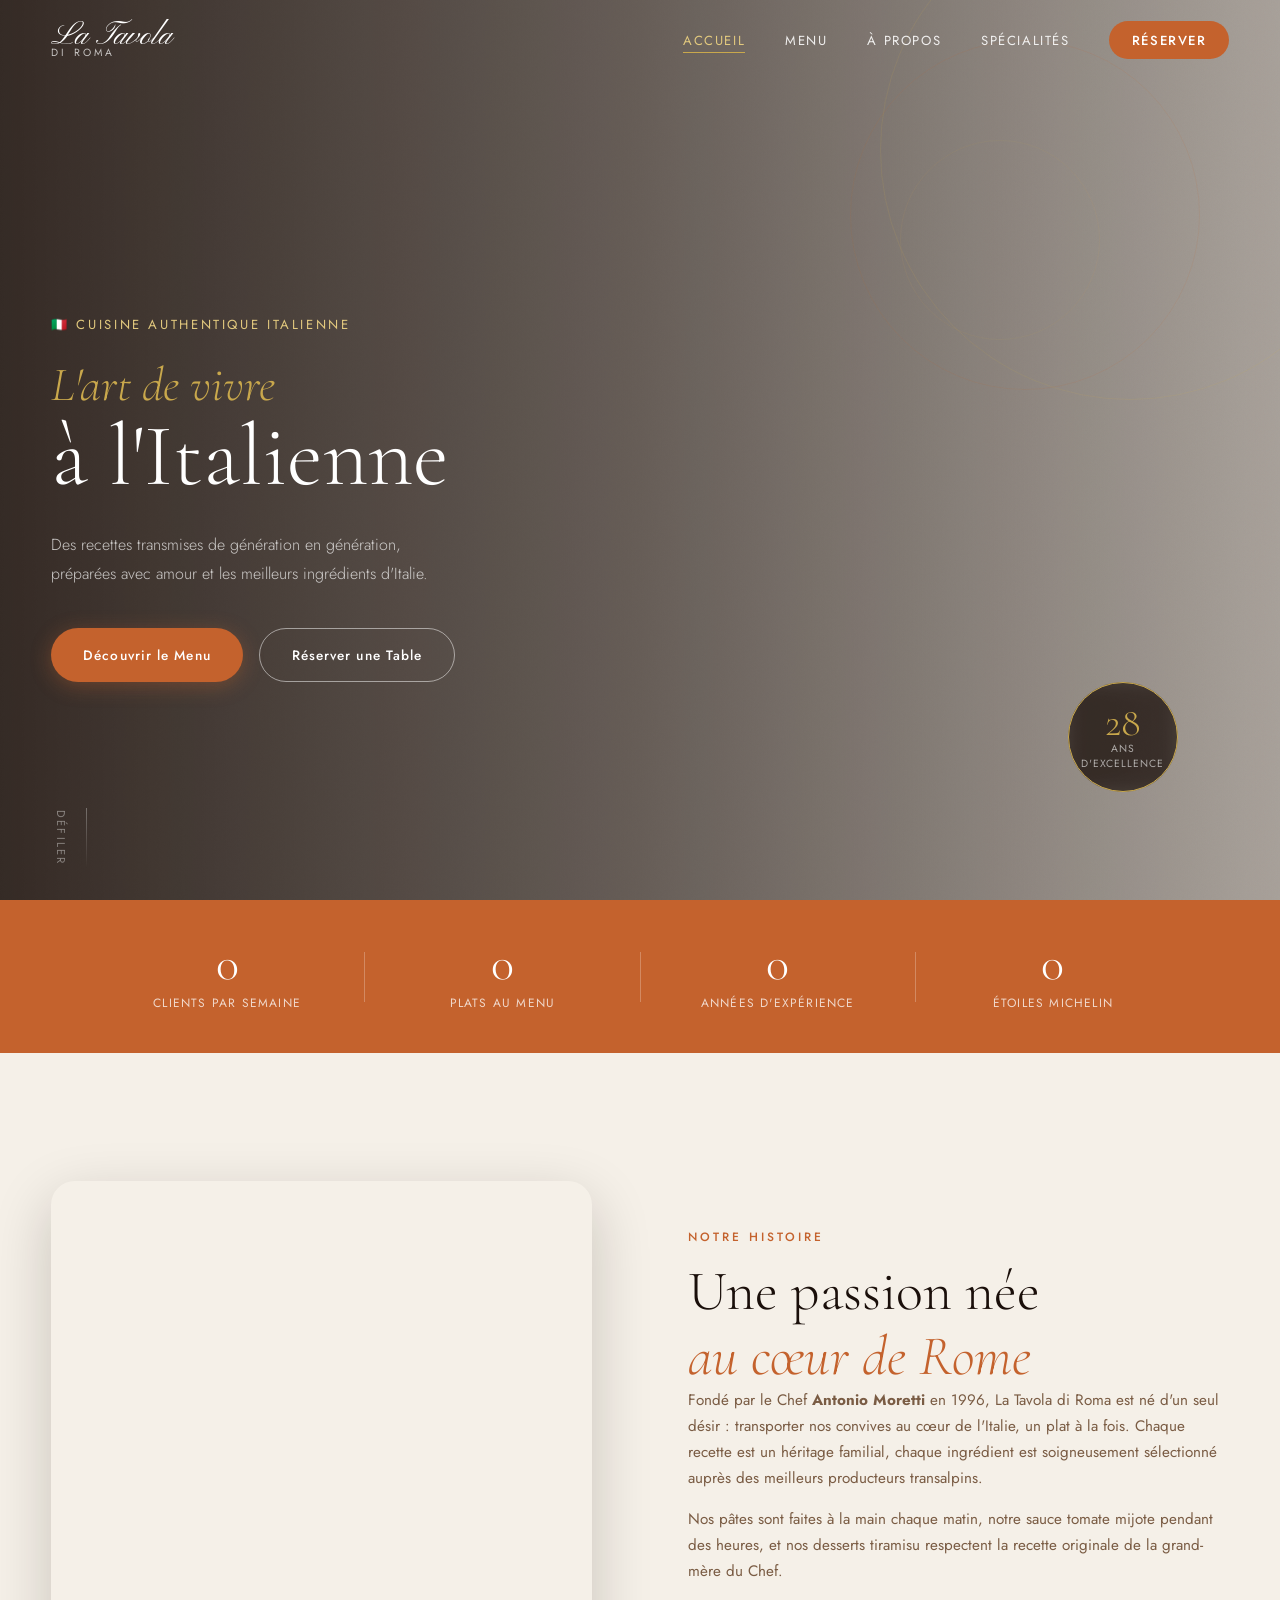
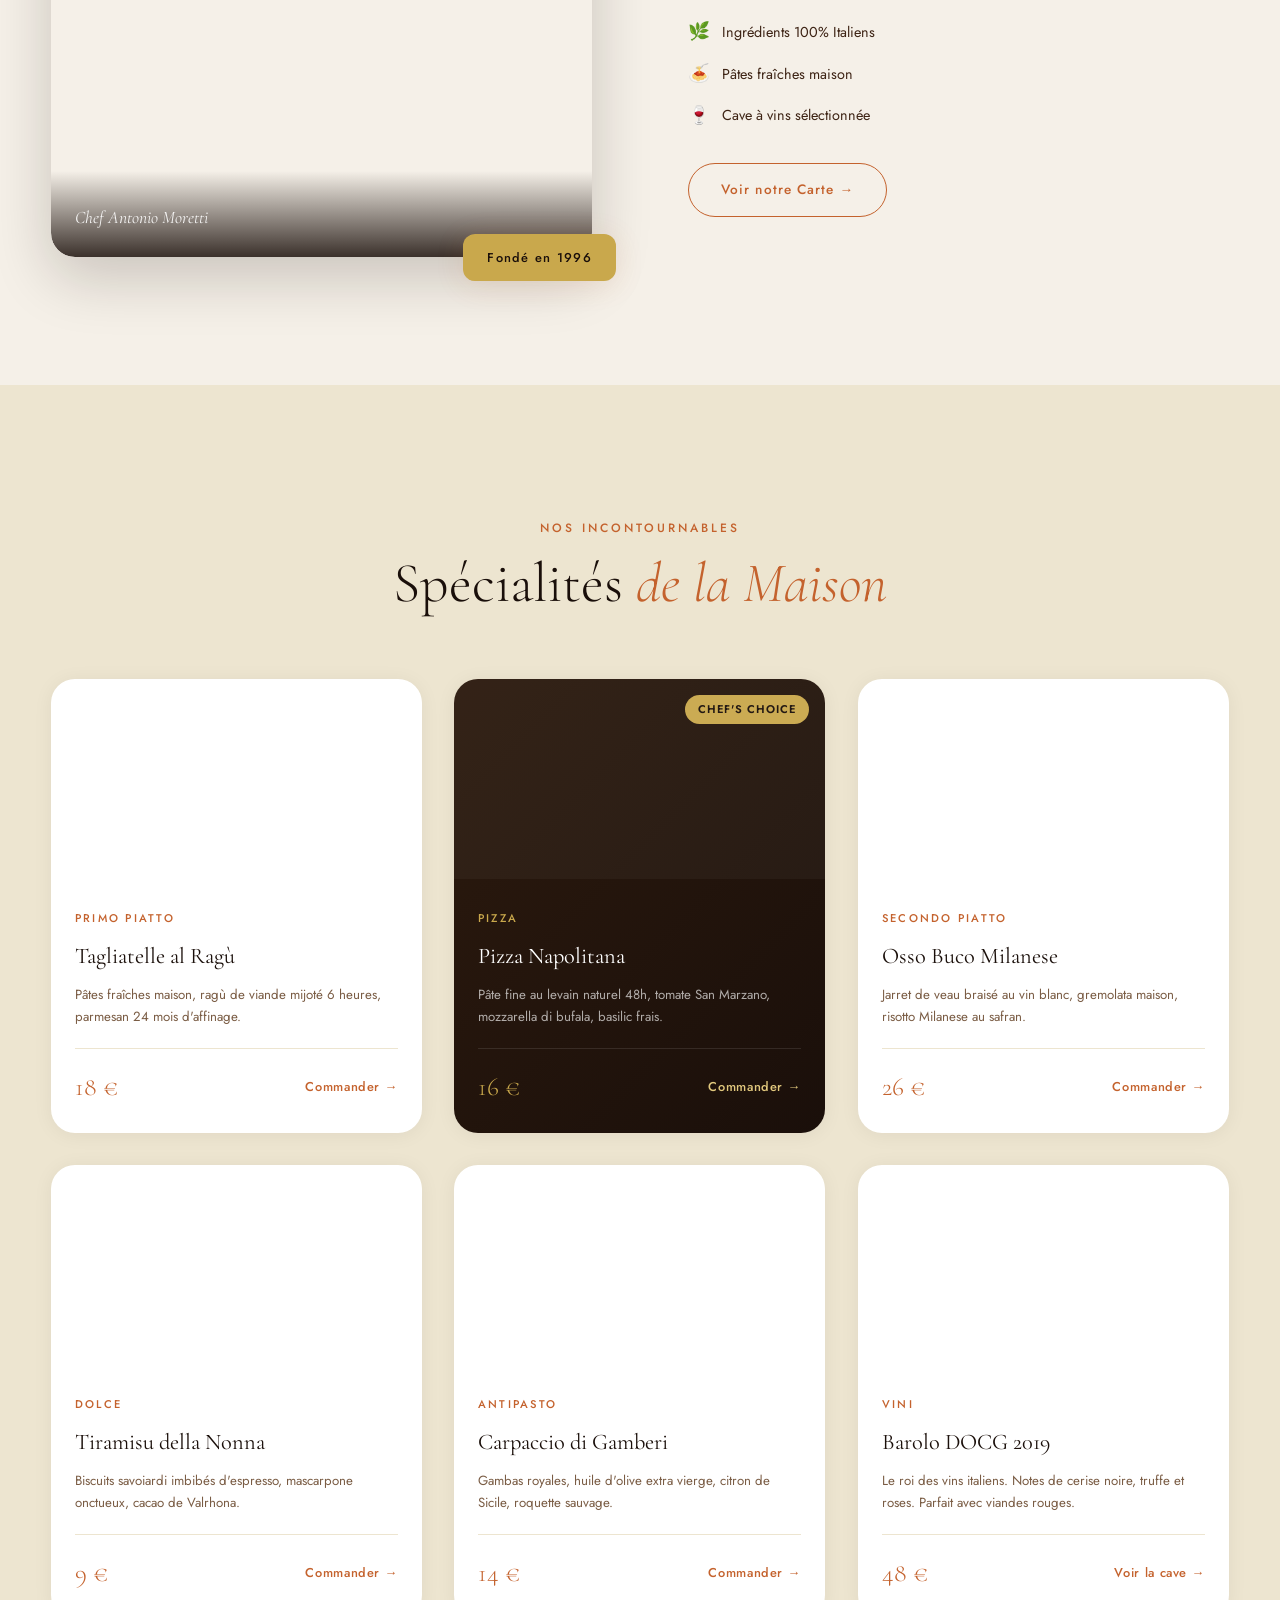
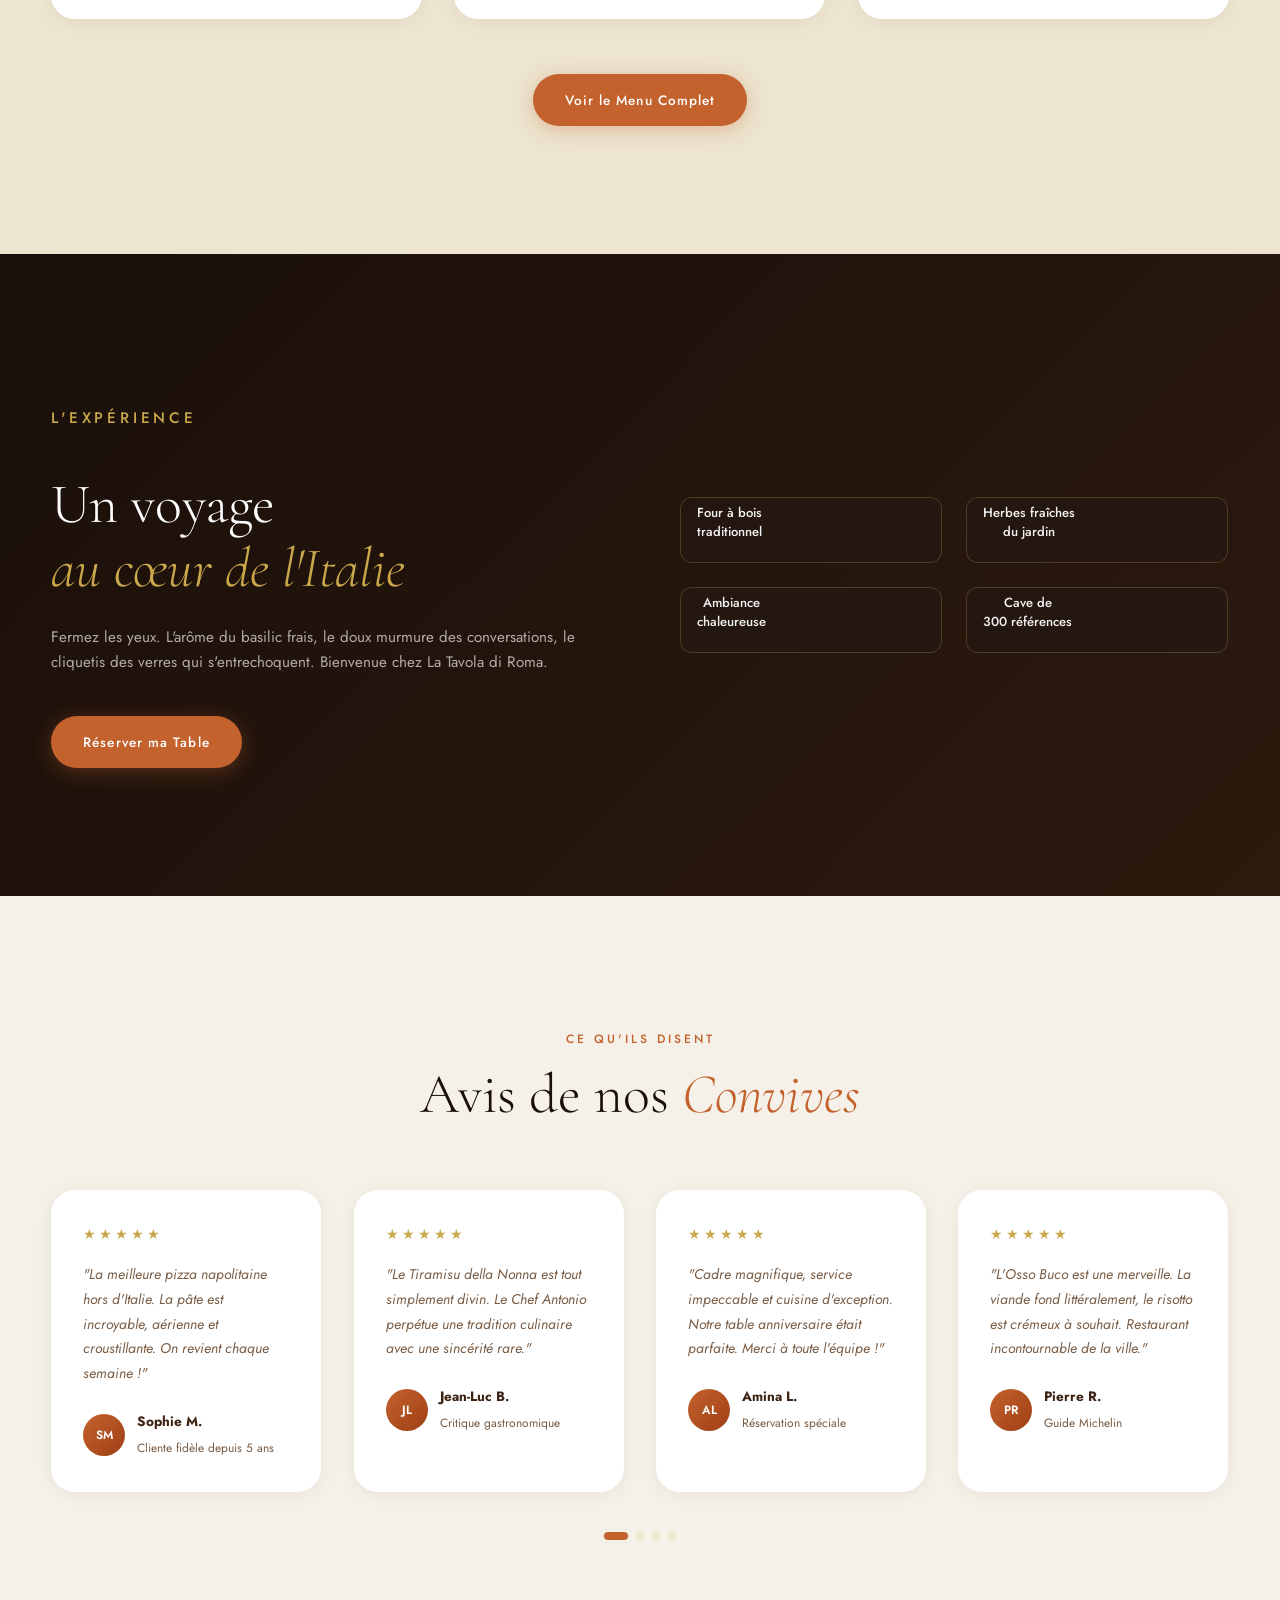
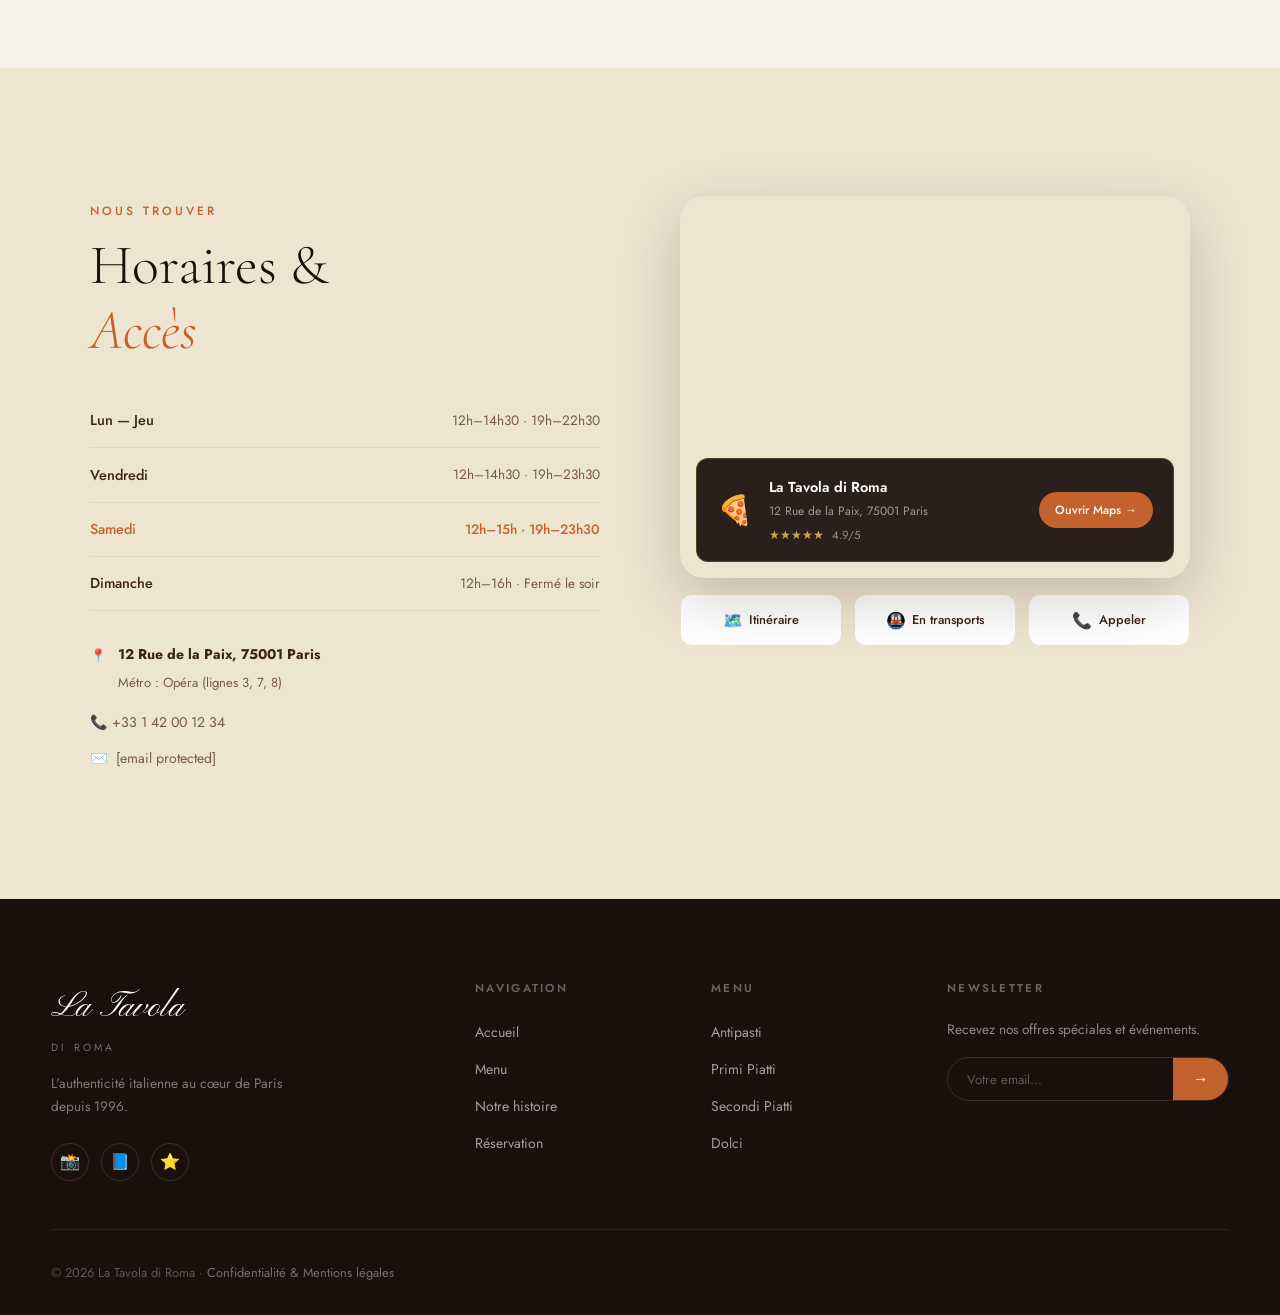
<file: index.html>
<!DOCTYPE html>
<html lang="fr">
<head>
  <meta charset="UTF-8" />
  <meta name="viewport" content="width=device-width, initial-scale=1.0" />
  <!-- ═══ SEO PRIMAIRE ═══ -->
  <title>La Tavola di Roma — Restaurant Italien Authentique Paris</title>
  <meta name="description" content="Restaurant italien authentique au cœur de Paris depuis 1996. Pâtes fraîches maison, pizza napolitaine au feu de bois, cave à vins sélectionnée. Réservez votre table en ligne." />
  <meta name="keywords" content="restaurant italien paris, pizza napolitaine paris, pâtes fraîches paris, restaurant gastronomique paris, cuisine italienne authentique" />
  <meta name="author" content="La Tavola di Roma" />
  <meta name="robots" content="index, follow" />
  <link rel="canonical" href="https://www.latavola-diroma.fr/" />

  <!-- ═══ OPEN GRAPH ═══ -->
  <meta property="og:type"        content="restaurant" />
  <meta property="og:title"       content="La Tavola di Roma — Restaurant Italien Authentique Paris" />
  <meta property="og:description" content="Pâtes fraîches maison, pizza napolitaine au feu de bois et cave à vins d'exception. Réservez votre table dès maintenant." />
  <meta property="og:image"       content="https://images.unsplash.com/photo-1555396273-367ea4eb4db5?w=1200&q=80" />
  <meta property="og:image:width"  content="1200" />
  <meta property="og:image:height" content="630" />
  <meta property="og:url"         content="https://www.latavola-diroma.fr/" />
  <meta property="og:site_name"   content="La Tavola di Roma" />
  <meta property="og:locale"      content="fr_FR" />

  <!-- ═══ TWITTER CARD ═══ -->
  <meta name="twitter:card"        content="summary_large_image" />
  <meta name="twitter:title"       content="La Tavola di Roma — Restaurant Italien Paris" />
  <meta name="twitter:description" content="L'authenticité italienne au cœur de Paris depuis 1996. Réservez votre table en ligne." />
  <meta name="twitter:image"       content="https://images.unsplash.com/photo-1555396273-367ea4eb4db5?w=1200&q=80" />

  <!-- ═══ FAVICONS ═══ -->
  <link rel="icon"             href="assets/favicon.ico"          type="image/x-icon" />
  <link rel="icon"             href="assets/favicon.svg"          type="image/svg+xml" />
  <link rel="icon"             href="assets/favicon-32.png"       type="image/png" sizes="32x32" />
  <link rel="apple-touch-icon" href="assets/apple-touch-icon.png" sizes="180x180" />
  <link rel="manifest"         href="site.webmanifest" />
  <meta name="theme-color"     content="#C4622D" />

  <!-- ═══ SCHEMA.ORG RESTAURANT ═══ -->
  <script type="application/ld+json">
  {
    "@context": "https://schema.org",
    "@type": "Restaurant",
    "name": "La Tavola di Roma",
    "description": "Restaurant italien authentique au cœur de Paris. Pâtes fraîches maison, pizza napolitaine au feu de bois, cave à vins sélectionnée.",
    "image": "https://images.unsplash.com/photo-1555396273-367ea4eb4db5?w=1200&q=80",
    "url": "https://www.latavola-diroma.fr",
    "telephone": "+33142001234",
    "email": "contact@latavola.fr",
    "servesCuisine": ["Italian", "Pizza", "Pasta"],
    "priceRange": "€€€",
    "address": {
      "@type": "PostalAddress",
      "streetAddress": "12 Rue de la Paix",
      "addressLocality": "Paris",
      "postalCode": "75001",
      "addressCountry": "FR"
    },
    "geo": { "@type": "GeoCoordinates", "latitude": 48.8698, "longitude": 2.3309 },
    "openingHoursSpecification": [
      { "@type": "OpeningHoursSpecification", "dayOfWeek": ["Monday","Tuesday","Wednesday","Thursday"], "opens": "12:00", "closes": "22:30" },
      { "@type": "OpeningHoursSpecification", "dayOfWeek": ["Friday","Saturday"], "opens": "12:00", "closes": "23:30" },
      { "@type": "OpeningHoursSpecification", "dayOfWeek": "Sunday", "opens": "12:00", "closes": "16:00" }
    ],
    "aggregateRating": { "@type": "AggregateRating", "ratingValue": "4.9", "reviewCount": "847", "bestRating": "5" },
    "menu": "https://www.latavola-diroma.fr/menu.html",
    "acceptsReservations": "True"
  }
  </script>
  <link rel="preconnect" href="https://fonts.googleapis.com" />
  <link rel="preconnect" href="https://fonts.gstatic.com" crossorigin />
  <link href="https://fonts.googleapis.com/css2?family=Cormorant+Garamond:ital,wght@0,300;0,400;0,600;1,300;1,400&family=Jost:wght@300;400;500&family=Pinyon+Script&display=swap" rel="stylesheet" />
  <link rel="stylesheet" href="css/style.css" />
  <link rel="stylesheet" href="css/animations.css" />
  <link rel="stylesheet" href="css/responsive.css" />
</head>
<body>

  <!-- ═══════════════════════════════════════════ NAVBAR ══ -->
  <nav class="navbar" id="navbar">
    <div class="nav-logo">
      <span class="logo-script">La Tavola</span>
      <span class="logo-sub">di Roma</span>
    </div>
    <ul class="nav-links" id="navLinks">
      <li><a href="index.html" class="nav-link active">Accueil</a></li>
      <li><a href="menu.html" class="nav-link">Menu</a></li>
      <li><a href="#about" class="nav-link">À propos</a></li>
      <li><a href="#specialties" class="nav-link">Spécialités</a></li>
      <li><a href="reservation.html" class="nav-link nav-cta">Réserver</a></li>
    </ul>
    <button class="burger" id="burger" aria-label="Menu">
      <span></span><span></span><span></span>
    </button>
  </nav>

  <!-- ════════════════════════════════════════════ HERO ══ -->
  <section class="hero" id="hero">
    <div class="hero-bg" style="background-image: url('https://images.unsplash.com/photo-1555396273-367ea4eb4db5?w=1800&q=80'); background-size:cover; background-position:center;">
      <div class="hero-grain"></div>
      <div class="hero-overlay"></div>
      <div class="hero-circles">
        <div class="circle c1"></div>
        <div class="circle c2"></div>
        <div class="circle c3"></div>
      </div>
    </div>

    <div class="hero-content">
      <p class="hero-eyebrow reveal-up">🇮🇹 Cuisine Authentique Italienne</p>
      <h1 class="hero-title reveal-up delay-1">
        <span class="title-italic">L'art de vivre</span>
        <span class="title-main">à l'Italienne</span>
      </h1>
      <p class="hero-desc reveal-up delay-2">
        Des recettes transmises de génération en génération, <br />
        préparées avec amour et les meilleurs ingrédients d'Italie.
      </p>
      <div class="hero-btns reveal-up delay-3">
        <a href="menu.html" class="btn btn-primary">Découvrir le Menu</a>
        <a href="reservation.html" class="btn btn-ghost">Réserver une Table</a>
      </div>
    </div>

    <div class="hero-badge reveal-up delay-4">
      <div class="badge-inner">
        <span class="badge-num">28</span>
        <span class="badge-txt">ans<br/>d'excellence</span>
      </div>
    </div>

    <div class="scroll-indicator">
      <span>Défiler</span>
      <div class="scroll-line"></div>
    </div>
  </section>

  <!-- ══════════════════════════════════════ STATS BAR ══ -->
  <section class="stats-bar">
    <div class="stats-container">
      <div class="stat-item">
        <span class="stat-num" data-target="1200">0</span>
        <span class="stat-label">Clients par semaine</span>
      </div>
      <div class="stat-divider"></div>
      <div class="stat-item">
        <span class="stat-num" data-target="48">0</span>
        <span class="stat-label">Plats au menu</span>
      </div>
      <div class="stat-divider"></div>
      <div class="stat-item">
        <span class="stat-num" data-target="28">0</span>
        <span class="stat-label">Années d'expérience</span>
      </div>
      <div class="stat-divider"></div>
      <div class="stat-item">
        <span class="stat-num" data-target="4">0</span>
        <span class="stat-label">Étoiles Michelin</span>
      </div>
    </div>
  </section>

  <!-- ══════════════════════════════════════ À PROPOS ══ -->
  <section class="about" id="about">
    <div class="about-container">
      <div class="about-visual">
        <div class="about-img-wrap">
          <div class="about-img-placeholder" style="background-image:url('https://images.unsplash.com/photo-1577219491135-ce391730fb2c?w=800&q=80'); background-size:cover; background-position:center top; padding:0; overflow:hidden;">
            <div class="chef-overlay">
              <p>Chef Antonio Moretti</p>
            </div>
          </div>
          <div class="about-tag">
            <span>Fondé en 1996</span>
          </div>
        </div>
        <div class="about-accent-text">Roma</div>
      </div>

      <div class="about-text">
        <p class="section-eyebrow">Notre Histoire</p>
        <h2 class="section-title">
          Une passion née<br /><em>au cœur de Rome</em>
        </h2>
        <p class="about-desc">
          Fondé par le Chef <strong>Antonio Moretti</strong> en 1996, La Tavola di Roma est né d'un seul désir : 
          transporter nos convives au cœur de l'Italie, un plat à la fois. Chaque recette est un héritage familial, 
          chaque ingrédient est soigneusement sélectionné auprès des meilleurs producteurs transalpins.
        </p>
        <p class="about-desc">
          Nos pâtes sont faites à la main chaque matin, notre sauce tomate mijote pendant des heures, 
          et nos desserts tiramisu respectent la recette originale de la grand-mère du Chef.
        </p>
        <div class="about-highlights">
          <div class="highlight-item">
            <span class="hi-icon">🌿</span>
            <span>Ingrédients 100% Italiens</span>
          </div>
          <div class="highlight-item">
            <span class="hi-icon">🍝</span>
            <span>Pâtes fraîches maison</span>
          </div>
          <div class="highlight-item">
            <span class="hi-icon">🍷</span>
            <span>Cave à vins sélectionnée</span>
          </div>
        </div>
        <a href="menu.html" class="btn btn-outline">Voir notre Carte →</a>
      </div>
    </div>
  </section>

  <!-- ══════════════════════════════════ SPECIALITÉS ══ -->
  <section class="specialties" id="specialties">
    <div class="section-header">
      <p class="section-eyebrow">Nos Incontournables</p>
      <h2 class="section-title">Spécialités <em>de la Maison</em></h2>
    </div>

    <div class="specialties-grid">

      <div class="spec-card" data-aos="fade-up">
        <div class="spec-img spec-img-photo" style="background-image:url('https://images.unsplash.com/photo-1621996346565-e3dbc646d9a9?w=600&q=80')"></div>
        <div class="spec-info">
          <span class="spec-category">Primo Piatto</span>
          <h3 class="spec-name">Tagliatelle al Ragù</h3>
          <p class="spec-desc">Pâtes fraîches maison, ragù de viande mijoté 6 heures, parmesan 24 mois d'affinage.</p>
          <div class="spec-footer">
            <span class="spec-price">18 €</span>
            <a href="menu.html" class="spec-link">Commander →</a>
          </div>
        </div>
      </div>

      <div class="spec-card featured" data-aos="fade-up" data-aos-delay="100">
        <div class="spec-badge">Chef's Choice</div>
        <div class="spec-img spec-img-photo" style="background-image:url('https://images.unsplash.com/photo-1574071318508-1cdbab80d002?w=600&q=80')"></div>
        <div class="spec-info">
          <span class="spec-category">Pizza</span>
          <h3 class="spec-name">Pizza Napolitana</h3>
          <p class="spec-desc">Pâte fine au levain naturel 48h, tomate San Marzano, mozzarella di bufala, basilic frais.</p>
          <div class="spec-footer">
            <span class="spec-price">16 €</span>
            <a href="menu.html" class="spec-link">Commander →</a>
          </div>
        </div>
      </div>

      <div class="spec-card" data-aos="fade-up" data-aos-delay="200">
        <div class="spec-img spec-img-photo" style="background-image:url('https://images.unsplash.com/photo-1534422298391-e4f8c172dddb?w=600&q=80')"></div>
        <div class="spec-info">
          <span class="spec-category">Secondo Piatto</span>
          <h3 class="spec-name">Osso Buco Milanese</h3>
          <p class="spec-desc">Jarret de veau braisé au vin blanc, gremolata maison, risotto Milanese au safran.</p>
          <div class="spec-footer">
            <span class="spec-price">26 €</span>
            <a href="menu.html" class="spec-link">Commander →</a>
          </div>
        </div>
      </div>

      <div class="spec-card" data-aos="fade-up" data-aos-delay="300">
        <div class="spec-img spec-img-photo" style="background-image:url('https://images.unsplash.com/photo-1571877227200-a0d98ea607e9?w=600&q=80')"></div>
        <div class="spec-info">
          <span class="spec-category">Dolce</span>
          <h3 class="spec-name">Tiramisu della Nonna</h3>
          <p class="spec-desc">Biscuits savoiardi imbibés d'espresso, mascarpone onctueux, cacao de Valrhona.</p>
          <div class="spec-footer">
            <span class="spec-price">9 €</span>
            <a href="menu.html" class="spec-link">Commander →</a>
          </div>
        </div>
      </div>

      <div class="spec-card" data-aos="fade-up" data-aos-delay="400">
        <div class="spec-img spec-img-photo" style="background-image:url('https://images.unsplash.com/photo-1565299585323-38d6b0865b47?w=600&q=80')"></div>
        <div class="spec-info">
          <span class="spec-category">Antipasto</span>
          <h3 class="spec-name">Carpaccio di Gamberi</h3>
          <p class="spec-desc">Gambas royales, huile d'olive extra vierge, citron de Sicile, roquette sauvage.</p>
          <div class="spec-footer">
            <span class="spec-price">14 €</span>
            <a href="menu.html" class="spec-link">Commander →</a>
          </div>
        </div>
      </div>

      <div class="spec-card" data-aos="fade-up" data-aos-delay="500">
        <div class="spec-img spec-img-photo" style="background-image:url('https://images.unsplash.com/photo-1510812431401-41d2bd2722f3?w=600&q=80')"></div>
        <div class="spec-info">
          <span class="spec-category">Vini</span>
          <h3 class="spec-name">Barolo DOCG 2019</h3>
          <p class="spec-desc">Le roi des vins italiens. Notes de cerise noire, truffe et roses. Parfait avec viandes rouges.</p>
          <div class="spec-footer">
            <span class="spec-price">48 €</span>
            <a href="menu.html" class="spec-link">Voir la cave →</a>
          </div>
        </div>
      </div>

    </div>

    <div class="specs-cta">
      <a href="menu.html" class="btn btn-primary">Voir le Menu Complet</a>
    </div>
  </section>

  <!-- ════════════════════════════════════ AMBIANCE ══ -->
  <section class="ambiance">
    <div class="ambiance-text">
      <p class="section-eyebrow">L'Expérience</p>
      <h2 class="section-title">Un voyage<br /><em>au cœur de l'Italie</em></h2>
      <p>Fermez les yeux. L'arôme du basilic frais, le doux murmure des conversations, le cliquetis des verres qui s'entrechoquent. Bienvenue chez La Tavola di Roma.</p>
      <a href="reservation.html" class="btn btn-primary">Réserver ma Table</a>
    </div>
    <div class="ambiance-mosaic">
      <div class="mosaic-item m1" style="background-image:url('https://images.unsplash.com/photo-1513104890138-7c749659a591?w=500&q=80')"><div class="mosaic-overlay"><p>Four à bois<br/>traditionnel</p></div></div>
      <div class="mosaic-item m2" style="background-image:url('https://images.unsplash.com/photo-1466637574441-749b8f19452f?w=500&q=80')"><div class="mosaic-overlay"><p>Herbes fraîches<br/>du jardin</p></div></div>
      <div class="mosaic-item m3" style="background-image:url('https://images.unsplash.com/photo-1414235077428-338989a2e8c0?w=500&q=80')"><div class="mosaic-overlay"><p>Ambiance<br/>chaleureuse</p></div></div>
      <div class="mosaic-item m4" style="background-image:url('https://images.unsplash.com/photo-1506377247377-2a5b3b417ebb?w=500&q=80')"><div class="mosaic-overlay"><p>Cave de<br/>300 références</p></div></div>
    </div>
  </section>

  <!-- ═══════════════════════════════ TÉMOIGNAGES ══ -->
  <section class="testimonials">
    <div class="section-header">
      <p class="section-eyebrow">Ce qu'ils disent</p>
      <h2 class="section-title">Avis de nos <em>Convives</em></h2>
    </div>

    <div class="testi-track" id="testiTrack">
      <div class="testi-card">
        <div class="testi-stars">★★★★★</div>
        <p class="testi-text">"La meilleure pizza napolitaine hors d'Italie. La pâte est incroyable, aérienne et croustillante. On revient chaque semaine !"</p>
        <div class="testi-author">
          <div class="testi-avatar">SM</div>
          <div>
            <strong>Sophie M.</strong>
            <span>Cliente fidèle depuis 5 ans</span>
          </div>
        </div>
      </div>
      <div class="testi-card">
        <div class="testi-stars">★★★★★</div>
        <p class="testi-text">"Le Tiramisu della Nonna est tout simplement divin. Le Chef Antonio perpétue une tradition culinaire avec une sincérité rare."</p>
        <div class="testi-author">
          <div class="testi-avatar">JL</div>
          <div>
            <strong>Jean-Luc B.</strong>
            <span>Critique gastronomique</span>
          </div>
        </div>
      </div>
      <div class="testi-card">
        <div class="testi-stars">★★★★★</div>
        <p class="testi-text">"Cadre magnifique, service impeccable et cuisine d'exception. Notre table anniversaire était parfaite. Merci à toute l'équipe !"</p>
        <div class="testi-author">
          <div class="testi-avatar">AL</div>
          <div>
            <strong>Amina L.</strong>
            <span>Réservation spéciale</span>
          </div>
        </div>
      </div>
      <div class="testi-card">
        <div class="testi-stars">★★★★★</div>
        <p class="testi-text">"L'Osso Buco est une merveille. La viande fond littéralement, le risotto est crémeux à souhait. Restaurant incontournable de la ville."</p>
        <div class="testi-author">
          <div class="testi-avatar">PR</div>
          <div>
            <strong>Pierre R.</strong>
            <span>Guide Michelin</span>
          </div>
        </div>
      </div>
    </div>

    <div class="testi-dots" id="testiDots">
      <button class="dot active" data-idx="0"></button>
      <button class="dot" data-idx="1"></button>
      <button class="dot" data-idx="2"></button>
      <button class="dot" data-idx="3"></button>
    </div>
  </section>

  <!-- ══════════════════════════════════ HORAIRES ══ -->
  <section class="hours">
    <div class="hours-container">
      <div class="hours-info">
        <p class="section-eyebrow">Nous Trouver</p>
        <h2 class="section-title">Horaires &<br /><em>Accès</em></h2>
        <div class="hours-grid">
          <div class="hours-row">
            <span class="day">Lun — Jeu</span>
            <span class="time">12h–14h30 · 19h–22h30</span>
          </div>
          <div class="hours-row">
            <span class="day">Vendredi</span>
            <span class="time">12h–14h30 · 19h–23h30</span>
          </div>
          <div class="hours-row highlight-row">
            <span class="day">Samedi</span>
            <span class="time">12h–15h · 19h–23h30</span>
          </div>
          <div class="hours-row">
            <span class="day">Dimanche</span>
            <span class="time">12h–16h · Fermé le soir</span>
          </div>
        </div>
        <div class="address-block">
          <span class="addr-icon">📍</span>
          <div>
            <strong>12 Rue de la Paix, 75001 Paris</strong>
            <span>Métro : Opéra (lignes 3, 7, 8)</span>
          </div>
        </div>
        <div class="contact-block">
          <a href="tel:+33142001234" class="contact-item">📞 +33 1 42 00 12 34</a>
          <a href="/cdn-cgi/l/email-protection#45262a2b312426310529243124332a29246b2337" class="contact-item">✉️ <span class="__cf_email__" data-cfemail="1675797862777562567a77627760797a77387064">[email&#160;protected]</span></a>
        </div>
      </div>
      <div class="hours-visual">
        <div class="map-wrapper">

          <!-- ── GOOGLE MAPS IFRAME ── -->
          <div class="map-container" id="mapContainer">
            <iframe
              class="map-iframe"
              src="https://www.google.com/maps/embed?pb=!1m18!1m12!1m3!1d2624.142047744348!2d2.328938315674657!3d48.86992097928799!2m3!1f0!2f0!3f0!3m2!1i1024!2i768!4f13.1!3m3!1m2!1s0x47e66e1f06e2b70f%3A0x40b82c3688c9460!2s12%20Rue%20de%20la%20Paix%2C%2075002%20Paris!5e0!3m2!1sfr!2sfr!4v1620000000000!5m2!1sfr!2sfr"
              width="100%"
              height="100%"
              style="border:0;"
              allowfullscreen=""
              loading="lazy"
              referrerpolicy="no-referrer-when-downgrade"
              title="La Tavola di Roma — 12 Rue de la Paix, Paris"
            ></iframe>

            <!-- Overlay d'info sur la carte -->
            <div class="map-info-card">
              <div class="mic-logo">🍕</div>
              <div class="mic-text">
                <strong>La Tavola di Roma</strong>
                <span>12 Rue de la Paix, 75001 Paris</span>
                <div class="mic-stars">★★★★★ <em>4.9/5</em></div>
              </div>
              <a
                href="https://maps.google.com/?q=12+Rue+de+la+Paix+75001+Paris"
                target="_blank"
                rel="noopener noreferrer"
                class="mic-btn"
                aria-label="Ouvrir dans Google Maps"
              >
                Ouvrir Maps →
              </a>
            </div>
          </div>

          <!-- ── BOUTONS D'ACTION ── -->
          <div class="map-actions">
            <a
              href="https://maps.google.com/?q=12+Rue+de+la+Paix+75001+Paris"
              target="_blank"
              rel="noopener noreferrer"
              class="map-action-btn"
            >
              <span>🗺️</span> Itinéraire
            </a>
            <a
              href="https://maps.google.com/?q=12+Rue+de+la+Paix+75001+Paris&layer=transit"
              target="_blank"
              rel="noopener noreferrer"
              class="map-action-btn"
            >
              <span>🚇</span> En transports
            </a>
            <a
              href="tel:+33142001234"
              class="map-action-btn"
            >
              <span>📞</span> Appeler
            </a>
          </div>

        </div>
      </div>
    </div>
  </section>

  <!-- ══════════════════════════════════════ FOOTER ══ -->
  <footer class="footer">
    <div class="footer-top">
      <div class="footer-brand">
        <span class="logo-script footer-logo">La Tavola</span>
        <span class="logo-sub">di Roma</span>
        <p>L'authenticité italienne au cœur de Paris depuis 1996.</p>
        <div class="social-links">
          <a href="#" class="social-link" aria-label="Instagram">📸</a>
          <a href="#" class="social-link" aria-label="Facebook">📘</a>
          <a href="#" class="social-link" aria-label="TripAdvisor">⭐</a>
        </div>
      </div>
      <div class="footer-nav">
        <h4>Navigation</h4>
        <ul>
          <li><a href="index.html">Accueil</a></li>
          <li><a href="menu.html">Menu</a></li>
          <li><a href="#about">Notre histoire</a></li>
          <li><a href="reservation.html">Réservation</a></li>
        </ul>
      </div>
      <div class="footer-nav">
        <h4>Menu</h4>
        <ul>
          <li><a href="menu.html">Antipasti</a></li>
          <li><a href="menu.html">Primi Piatti</a></li>
          <li><a href="menu.html">Secondi Piatti</a></li>
          <li><a href="menu.html">Dolci</a></li>
        </ul>
      </div>
      <div class="footer-newsletter">
        <h4>Newsletter</h4>
        <p>Recevez nos offres spéciales et événements.</p>
        <div class="newsletter-form">
          <input type="email" placeholder="Votre email..." />
          <button type="button">→</button>
        </div>
      </div>
    </div>
    <div class="footer-bottom">
      <span>© 2026 La Tavola di Roma · <a href="rgpd.html" style="color:rgba(255,255,255,0.4);">Confidentialité & Mentions légales</a>
</file>
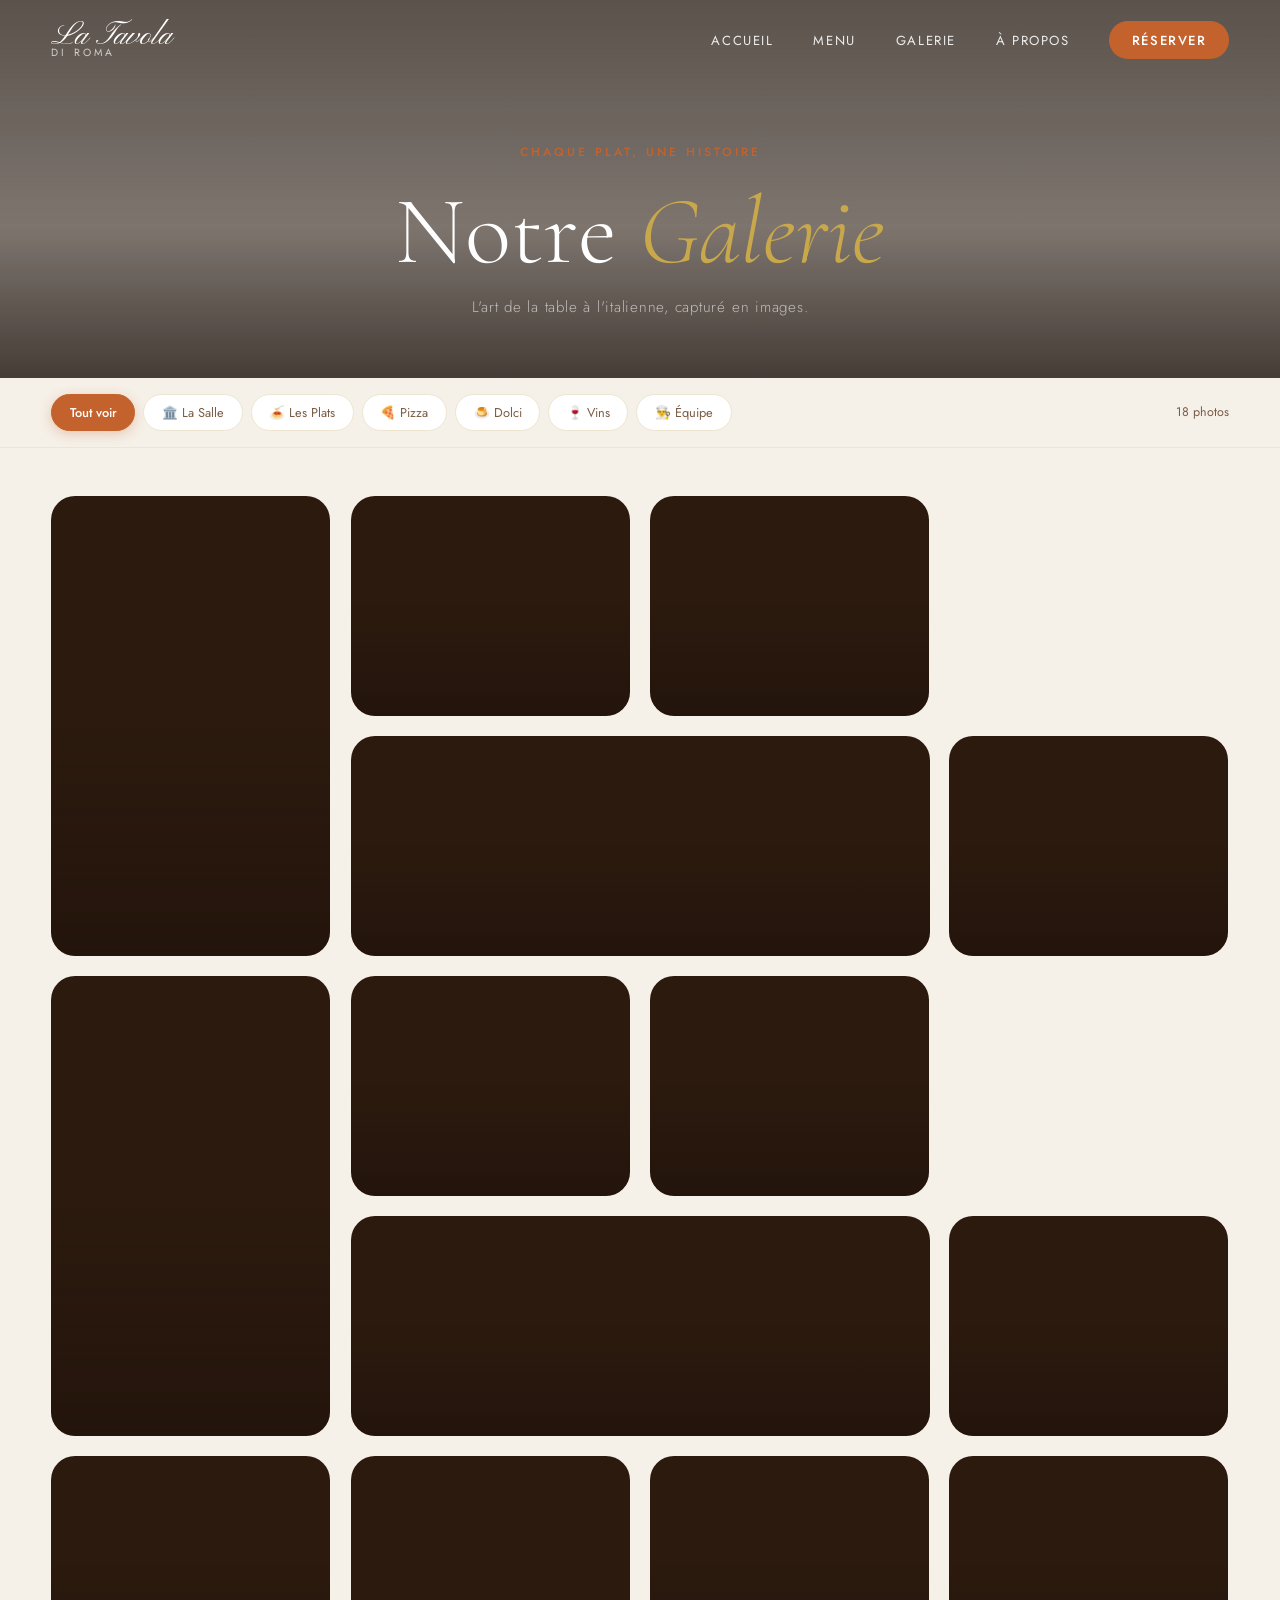
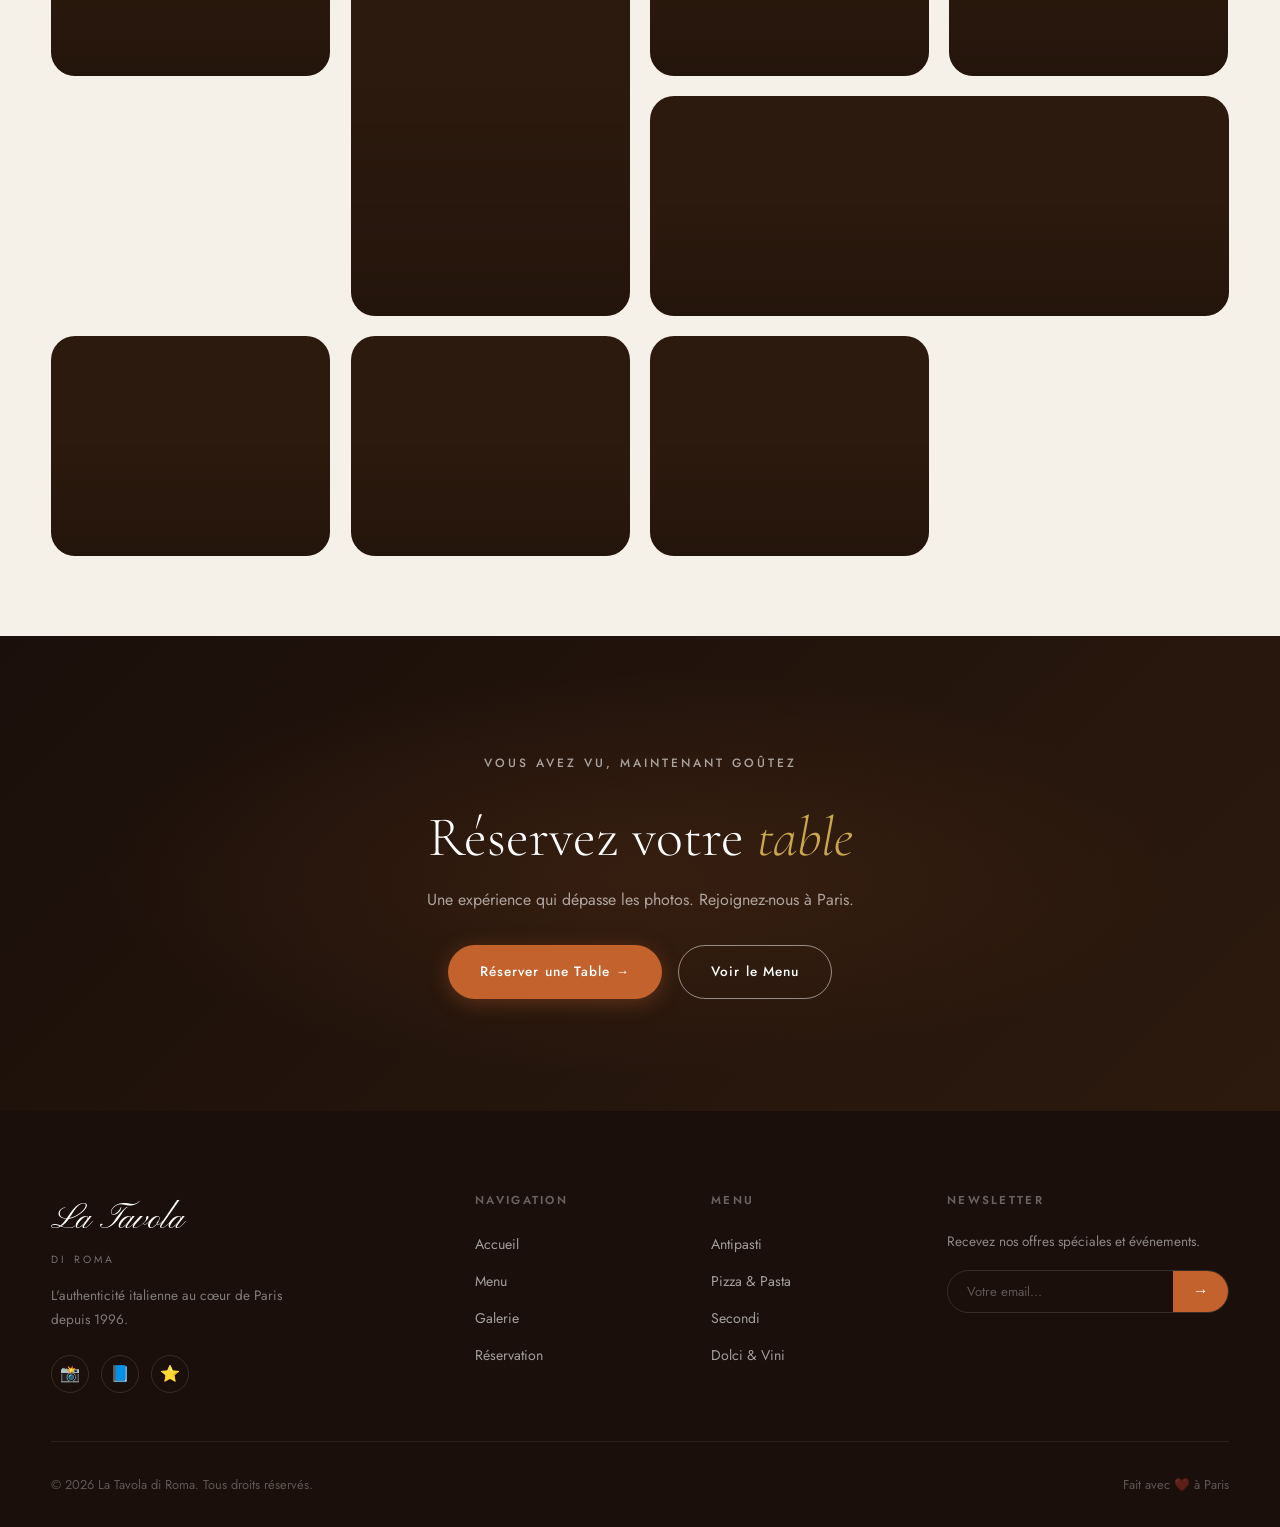
<file: galerie.html>
<!DOCTYPE html>
<html lang="fr">
<head>
  <meta charset="UTF-8" />
  <meta name="viewport" content="width=device-width, initial-scale=1.0" />

  <!-- ═══ SEO ═══ -->
  <title>Galerie — La Tavola di Roma | Restaurant Italien Paris</title>
  <meta name="description" content="Découvrez l'ambiance et les plats de La Tavola di Roma en images. Salle du restaurant, plats signature, moments de vie italienne au cœur de Paris." />
  <meta name="robots" content="index, follow" />
  <link rel="canonical" href="https://www.latavola-diroma.fr/galerie.html" />
  <meta property="og:title"       content="Galerie — La Tavola di Roma" />
  <meta property="og:description" content="Photos de notre restaurant, nos plats et notre ambiance italienne à Paris." />
  <meta property="og:image"       content="https://images.unsplash.com/photo-1414235077428-338989a2e8c0?w=1200&q=80" />
  <meta property="og:url"         content="https://www.latavola-diroma.fr/galerie.html" />
  <meta property="og:type"        content="website" />

  <!-- ═══ FAVICONS ═══ -->
  <link rel="icon"             href="assets/favicon.ico"          type="image/x-icon" />
  <link rel="icon"             href="assets/favicon.svg"          type="image/svg+xml" />
  <link rel="apple-touch-icon" href="assets/apple-touch-icon.png" sizes="180x180" />
  <link rel="manifest"         href="site.webmanifest" />
  <meta name="theme-color"     content="#C4622D" />

  <link rel="preconnect" href="https://fonts.googleapis.com" />
  <link rel="preconnect" href="https://fonts.gstatic.com" crossorigin />
  <link href="https://fonts.googleapis.com/css2?family=Cormorant+Garamond:ital,wght@0,300;0,400;0,600;1,300;1,400&family=Jost:wght@300;400;500&family=Pinyon+Script&display=swap" rel="stylesheet" />
  <link rel="stylesheet" href="css/style.css" />
  <link rel="stylesheet" href="css/animations.css" />
  <link rel="stylesheet" href="css/responsive.css" />
  <link rel="stylesheet" href="css/galerie.css" />
</head>
<body>

  <!-- ═══════════════════════════════════════ NAVBAR ══ -->
  <nav class="navbar scrolled" id="navbar">
    <div class="nav-logo">
      <span class="logo-script">La Tavola</span>
      <span class="logo-sub">di Roma</span>
    </div>
    <ul class="nav-links" id="navLinks">
      <li><a href="index.html"       class="nav-link">Accueil</a></li>
      <li><a href="menu.html"        class="nav-link">Menu</a></li>
      <li><a href="galerie.html"     class="nav-link active">Galerie</a></li>
      <li><a href="index.html#about" class="nav-link">À propos</a></li>
      <li><a href="reservation.html" class="nav-link nav-cta">Réserver</a></li>
    </ul>
    <button class="burger" id="burger" aria-label="Menu">
      <span></span><span></span><span></span>
    </button>
  </nav>

  <!-- ════════════════════════════════ GALERIE HERO ══ -->
  <section class="gal-hero">
    <div class="gal-hero-bg"></div>
    <div class="gal-hero-content reveal-up">
      <p class="section-eyebrow">Chaque plat, une histoire</p>
      <h1 class="gal-hero-title">Notre <em>Galerie</em></h1>
      <p class="gal-hero-sub">L'art de la table à l'italienne, capturé en images.</p>
    </div>
  </section>

  <!-- ══════════════════════════════ FILTRES GALERIE ══ -->
  <div class="gal-filters-bar">
    <div class="gal-filters">
      <button class="gal-filter active" data-gfilter="all">Tout voir</button>
      <button class="gal-filter" data-gfilter="salle">🏛️ La Salle</button>
      <button class="gal-filter" data-gfilter="plats">🍝 Les Plats</button>
      <button class="gal-filter" data-gfilter="pizza">🍕 Pizza</button>
      <button class="gal-filter" data-gfilter="dolci">🍮 Dolci</button>
      <button class="gal-filter" data-gfilter="vins">🍷 Vins</button>
      <button class="gal-filter" data-gfilter="equipe">👨‍🍳 Équipe</button>
    </div>
    <span class="gal-count" id="galCount">24 photos</span>
  </div>

  <!-- ══════════════════════════════ MASONRY GRID ══ -->
  <main class="gal-main">
    <div class="masonry-grid" id="masonryGrid">

      <!-- ── SALLE ── -->
      <div class="gal-item tall" data-gcat="salle">
        <div class="gal-img" style="background-image:url('https://images.unsplash.com/photo-1414235077428-338989a2e8c0?w=900&q=80')"></div>
        <div class="gal-overlay">
          <span class="gal-cat">La Salle</span>
          <h3>L'âme du restaurant</h3>
          <p>Notre salle principale, où chaque repas devient un souvenir.</p>
          <button class="gal-zoom" aria-label="Agrandir">⤢</button>
        </div>
      </div>

      <div class="gal-item" data-gcat="plats">
        <div class="gal-img" style="background-image:url('https://images.unsplash.com/photo-1621996346565-e3dbc646d9a9?w=700&q=80')"></div>
        <div class="gal-overlay">
          <span class="gal-cat">Les Plats</span>
          <h3>Tagliatelle al Ragù</h3>
          <p>Pâtes fraîches maison, ragù mijoté 6h.</p>
          <button class="gal-zoom" aria-label="Agrandir">⤢</button>
        </div>
      </div>

      <div class="gal-item" data-gcat="pizza">
        <div class="gal-img" style="background-image:url('https://images.unsplash.com/photo-1574071318508-1cdbab80d002?w=700&q=80')"></div>
        <div class="gal-overlay">
          <span class="gal-cat">Pizza</span>
          <h3>Napolitana STG</h3>
          <p>Pâte levain 48h, mozzarella di bufala DOP.</p>
          <button class="gal-zoom" aria-label="Agrandir">⤢</button>
        </div>
      </div>

      <div class="gal-item wide" data-gcat="salle">
        <div class="gal-img" style="background-image:url('https://images.unsplash.com/photo-1517248135467-4c7edcad34c4?w=1200&q=80')"></div>
        <div class="gal-overlay">
          <span class="gal-cat">La Salle</span>
          <h3>Ambiance tamisée</h3>
          <p>Une lumière chaude pour chaque soirée mémorable.</p>
          <button class="gal-zoom" aria-label="Agrandir">⤢</button>
        </div>
      </div>

      <div class="gal-item" data-gcat="vins">
        <div class="gal-img" style="background-image:url('https://images.unsplash.com/photo-1510812431401-41d2bd2722f3?w=700&q=80')"></div>
        <div class="gal-overlay">
          <span class="gal-cat">Vins</span>
          <h3>Cave à vins</h3>
          <p>Plus de 300 références de vignerons italiens.</p>
          <button class="gal-zoom" aria-label="Agrandir">⤢</button>
        </div>
      </div>

      <div class="gal-item tall" data-gcat="equipe">
        <div class="gal-img" style="background-image:url('https://images.unsplash.com/photo-1577219491135-ce391730fb2c?w=700&q=80')"></div>
        <div class="gal-overlay">
          <span class="gal-cat">Équipe</span>
          <h3>Chef Antonio Moretti</h3>
          <p>28 ans de passion au service de l'authenticité italienne.</p>
          <button class="gal-zoom" aria-label="Agrandir">⤢</button>
        </div>
      </div>

      <div class="gal-item" data-gcat="dolci">
        <div class="gal-img" style="background-image:url('https://images.unsplash.com/photo-1571877227200-a0d98ea607e9?w=700&q=80')"></div>
        <div class="gal-overlay">
          <span class="gal-cat">Dolci</span>
          <h3>Tiramisù della Nonna</h3>
          <p>La recette originale de la nonna du Chef.</p>
          <button class="gal-zoom" aria-label="Agrandir">⤢</button>
        </div>
      </div>

      <div class="gal-item" data-gcat="plats">
        <div class="gal-img" style="background-image:url('https://images.unsplash.com/photo-1565299585323-38d6b0865b47?w=700&q=80')"></div>
        <div class="gal-overlay">
          <span class="gal-cat">Les Plats</span>
          <h3>Carpaccio di Gamberi</h3>
          <p>Gambas royales, citron de Sicile, roquette sauvage.</p>
          <button class="gal-zoom" aria-label="Agrandir">⤢</button>
        </div>
      </div>

      <div class="gal-item wide" data-gcat="plats">
        <div class="gal-img" style="background-image:url('https://images.unsplash.com/photo-1534422298391-e4f8c172dddb?w=1200&q=80')"></div>
        <div class="gal-overlay">
          <span class="gal-cat">Les Plats</span>
          <h3>Osso Buco alla Milanese</h3>
          <p>Jarret de veau braisé 4h, risotto safran maison.</p>
          <button class="gal-zoom" aria-label="Agrandir">⤢</button>
        </div>
      </div>

      <div class="gal-item" data-gcat="pizza">
        <div class="gal-img" style="background-image:url('https://images.unsplash.com/photo-1513104890138-7c749659a591?w=700&q=80')"></div>
        <div class="gal-overlay">
          <span class="gal-cat">Pizza</span>
          <h3>Four à bois traditionnel</h3>
          <p>500°C pour une cuisson parfaite en 90 secondes.</p>
          <button class="gal-zoom" aria-label="Agrandir">⤢</button>
        </div>
      </div>

      <div class="gal-item" data-gcat="vins">
        <div class="gal-img" style="background-image:url('https://images.unsplash.com/photo-1506377247377-2a5b3b417ebb?w=700&q=80')"></div>
        <div class="gal-overlay">
          <span class="gal-cat">Vins</span>
          <h3>Barolo DOCG</h3>
          <p>Le roi des vins italiens, millésime 2019.</p>
          <button class="gal-zoom" aria-label="Agrandir">⤢</button>
        </div>
      </div>

      <div class="gal-item tall" data-gcat="salle">
        <div class="gal-img" style="background-image:url('https://images.unsplash.com/photo-1559339352-11d035aa65de?w=700&q=80')"></div>
        <div class="gal-overlay">
          <span class="gal-cat">La Salle</span>
          <h3>Tables dressées</h3>
          <p>Chaque détail soigné pour votre confort.</p>
          <button class="gal-zoom" aria-label="Agrandir">⤢</button>
        </div>
      </div>

      <div class="gal-item" data-gcat="dolci">
        <div class="gal-img" style="background-image:url('https://images.unsplash.com/photo-1567171466295-4afa63d45416?w=700&q=80')"></div>
        <div class="gal-overlay">
          <span class="gal-cat">Dolci</span>
          <h3>Panna Cotta al Limone</h3>
          <p>Coulis de fruits rouges, zestes de Sicile.</p>
          <button class="gal-zoom" aria-label="Agrandir">⤢</button>
        </div>
      </div>

      <div class="gal-item" data-gcat="plats">
        <div class="gal-img" style="background-image:url('https://images.unsplash.com/photo-1473093295043-cdd812d0e601?w=700&q=80')"></div>
        <div class="gal-overlay">
          <span class="gal-cat">Les Plats</span>
          <h3>Pasta Fresca</h3>
          <p>Faites à la main chaque matin par notre équipe.</p>
          <button class="gal-zoom" aria-label="Agrandir">⤢</button>
        </div>
      </div>

      <div class="gal-item wide" data-gcat="equipe">
        <div class="gal-img" style="background-image:url('https://images.unsplash.com/photo-1556909114-f6e7ad7d3136?w=1200&q=80')"></div>
        <div class="gal-overlay">
          <span class="gal-cat">Équipe</span>
          <h3>En cuisine</h3>
          <p>Une brigade soudée, passionnée, au service de l'excellence.</p>
          <button class="gal-zoom" aria-label="Agrandir">⤢</button>
        </div>
      </div>

      <div class="gal-item" data-gcat="salle">
        <div class="gal-img" style="background-image:url('https://images.unsplash.com/photo-1466637574441-749b8f19452f?w=700&q=80')"></div>
        <div class="gal-overlay">
          <span class="gal-cat">La Salle</span>
          <h3>Bar & Aperitivo</h3>
          <p>L'heure de l'Aperol Spritz avant le dîner.</p>
          <button class="gal-zoom" aria-label="Agrandir">⤢</button>
        </div>
      </div>

      <div class="gal-item" data-gcat="pizza">
        <div class="gal-img" style="background-image:url('https://images.unsplash.com/photo-1593560708920-61dd98c46a4e?w=700&q=80')"></div>
        <div class="gal-overlay">
          <span class="gal-cat">Pizza</span>
          <h3>Quattro Formaggi</h3>
          <p>Mozzarella, gorgonzola, provolone, pecorino.</p>
          <button class="gal-zoom" aria-label="Agrandir">⤢</button>
        </div>
      </div>

      <div class="gal-item" data-gcat="dolci">
        <div class="gal-img" style="background-image:url('https://images.unsplash.com/photo-1488477181946-6428a0291777?w=700&q=80')"></div>
        <div class="gal-overlay">
          <span class="gal-cat">Dolci</span>
          <h3>Cannoli Siciliani</h3>
          <p>Ricotta de Sicile, pistaches de Bronte, oranges confites.</p>
          <button class="gal-zoom" aria-label="Agrandir">⤢</button>
        </div>
      </div>

    </div><!-- /masonry-grid -->

    <!-- NO RESULTS -->
    <div class="gal-no-results" id="galNoResults" style="display:none;">
      <span>📷</span>
      <p>Aucune photo dans cette catégorie.</p>
      <button onclick="resetGalFilter()">Voir toutes les photos</button>
    </div>

  </main>

  <!-- ══════════════════════════════════ LIGHTBOX ══ -->
  <div class="lightbox" id="lightbox" role="dialog" aria-modal="true" aria-label="Visionneuse photos">
    <button class="lb-close" id="lbClose" aria-label="Fermer">✕</button>
    <button class="lb-prev"  id="lbPrev"  aria-label="Photo précédente">‹</button>
    <button class="lb-next"  id="lbNext"  aria-label="Photo suivante">›</button>

    <div class="lb-content">
      <div class="lb-img-wrap">
        <div class="lb-img" id="lbImg"></div>
        <div class="lb-loader" id="lbLoader">
          <div class="lb-spinner"></div>
        </div>
      </div>
      <div class="lb-caption">
        <span class="lb-cat"  id="lbCat"></span>
        <h3 class="lb-title"  id="lbTitle"></h3>
        <p  class="lb-desc"   id="lbDesc"></p>
        <span class="lb-counter" id="lbCounter"></span>
      </div>
    </div>
  </div>
  <div class="lb-backdrop" id="lbBackdrop"></div>

  <!-- ════════════════════════════════════ CTA ══ -->
  <section class="gal-cta">
    <div class="gal-cta-inner">
      <p class="section-eyebrow">Vous avez vu, maintenant goûtez</p>
      <h2 class="section-title">Réservez votre <em>table</em></h2>
      <p>Une expérience qui dépasse les photos. Rejoignez-nous à Paris.</p>
      <div class="gal-cta-btns">
        <a href="reservation.html" class="btn btn-primary">Réserver une Table →</a>
        <a href="menu.html"        class="btn btn-ghost">Voir le Menu</a>
      </div>
    </div>
  </section>

  <!-- ══════════════════════════════════ FOOTER ══ -->
  <footer class="footer">
    <div class="footer-top">
      <div class="footer-brand">
        <span class="logo-script footer-logo">La Tavola</span>
        <span class="logo-sub">di Roma</span>
        <p>L'authenticité italienne au cœur de Paris depuis 1996.</p>
        <div class="social-links">
          <a href="#" class="social-link" aria-label="Instagram">📸</a>
          <a href="#" class="social-link" aria-label="Facebook">📘</a>
          <a href="#" class="social-link" aria-label="TripAdvisor">⭐</a>
        </div>
      </div>
      <div class="footer-nav">
        <h4>Navigation</h4>
        <ul>
          <li><a href="index.html">Accueil</a></li>
          <li><a href="menu.html">Menu</a></li>
          <li><a href="galerie.html">Galerie</a></li>
          <li><a href="reservation.html">Réservation</a></li>
        </ul>
      </div>
      <div class="footer-nav">
        <h4>Menu</h4>
        <ul>
          <li><a href="menu.html">Antipasti</a></li>
          <li><a href="menu.html">Pizza & Pasta</a></li>
          <li><a href="menu.html">Secondi</a></li>
          <li><a href="menu.html">Dolci & Vini</a></li>
        </ul>
      </div>
      <div class="footer-newsletter">
        <h4>Newsletter</h4>
        <p>Recevez nos offres spéciales et événements.</p>
        <div class="newsletter-form">
          <input type="email" placeholder="Votre email..." />
          <button type="button">→</button>
        </div>
      </div>
    </div>
    <div class="footer-bottom">
      <span>© 2026 La Tavola di Roma. Tous droits réservés.</span>
      <span>Fait avec ❤️ à Paris</span>
    </div>
  </footer>

  <script src="js/main.js"></script>
  <script src="js/galerie.js"></script>
</body>
</html>
</file>
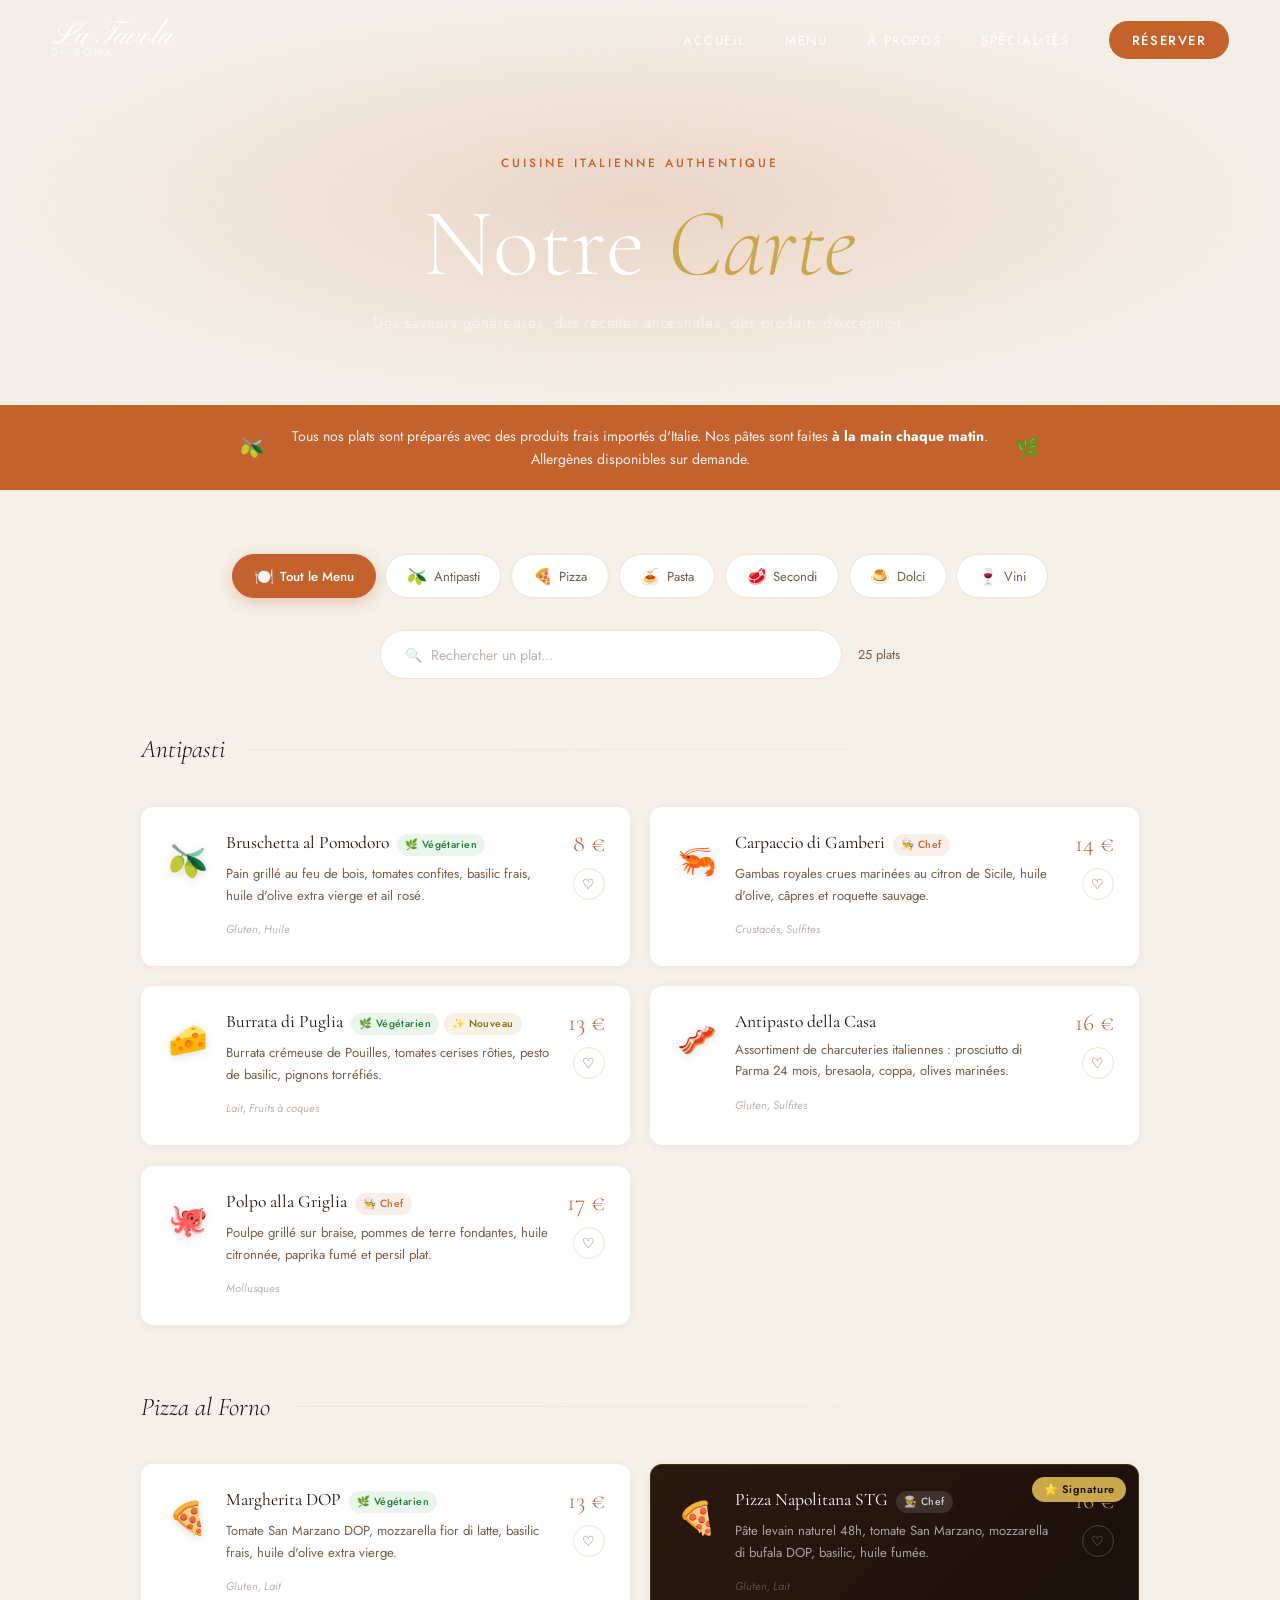
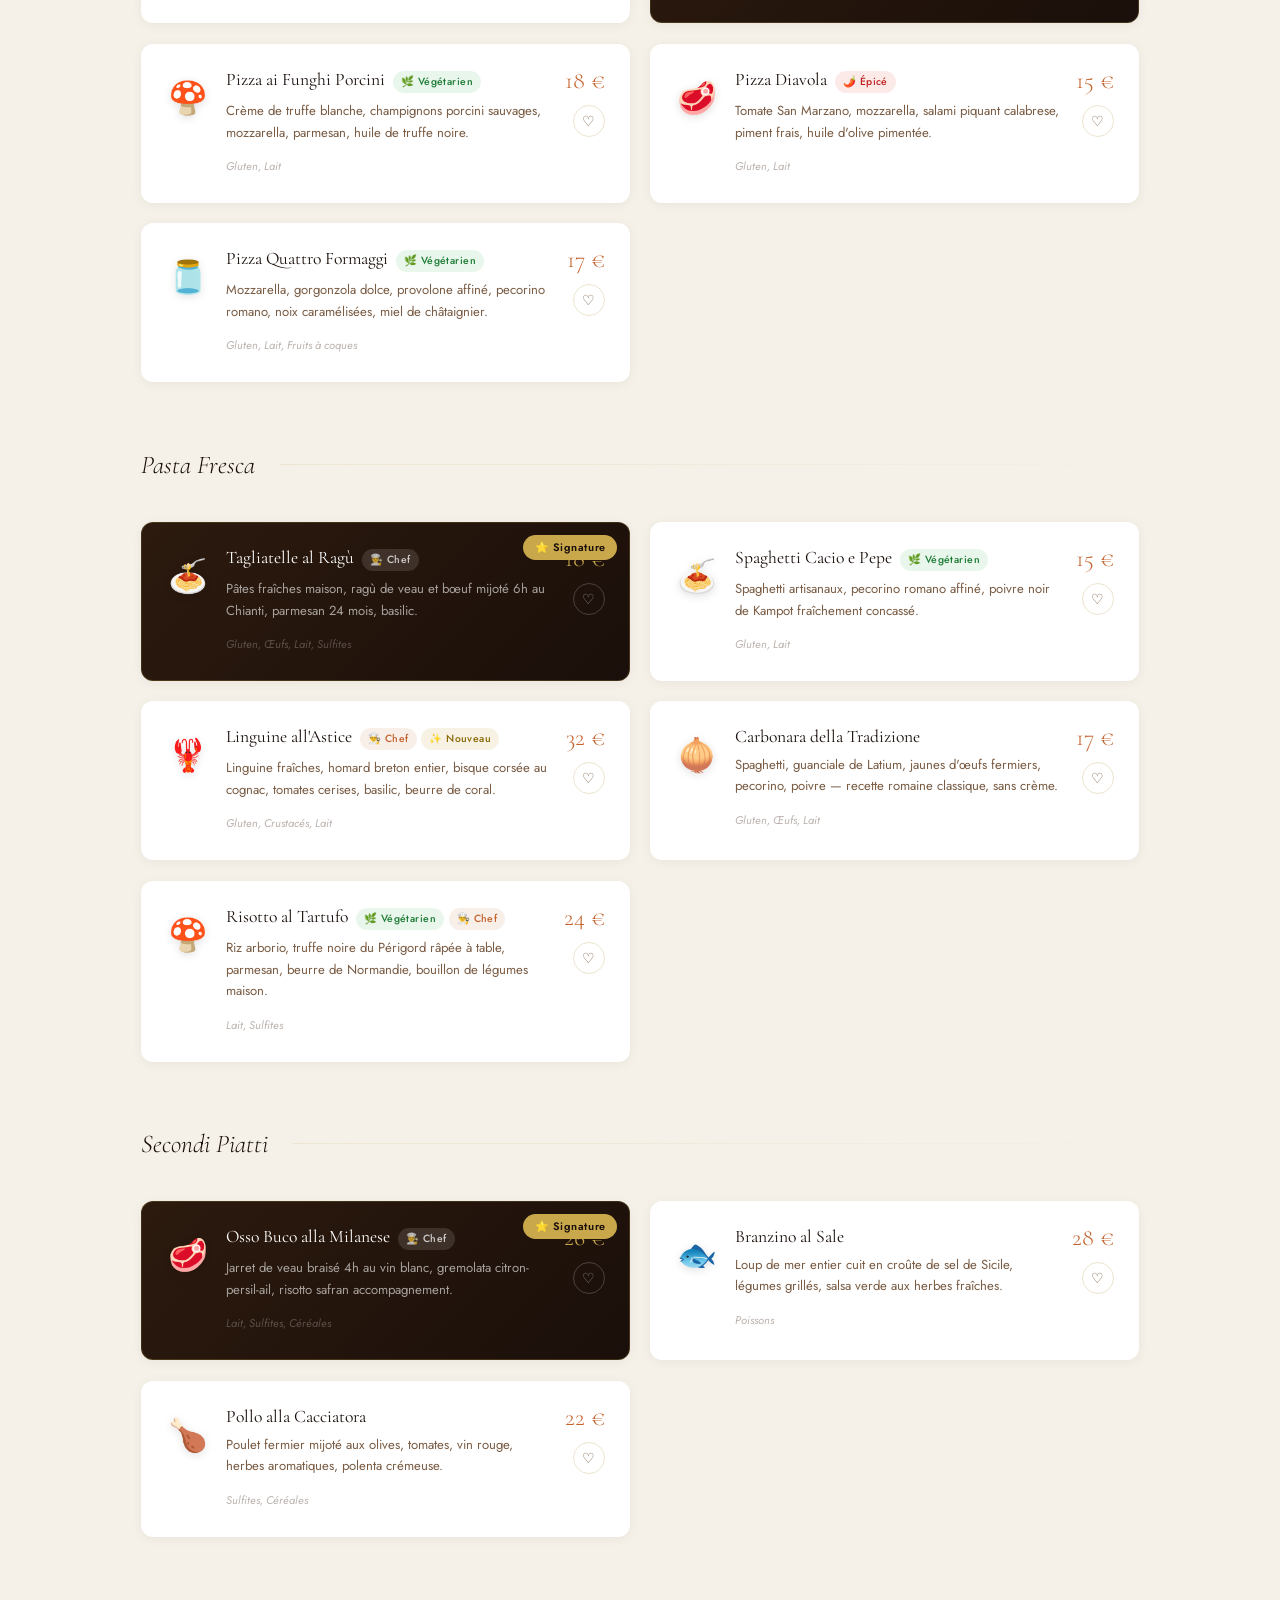
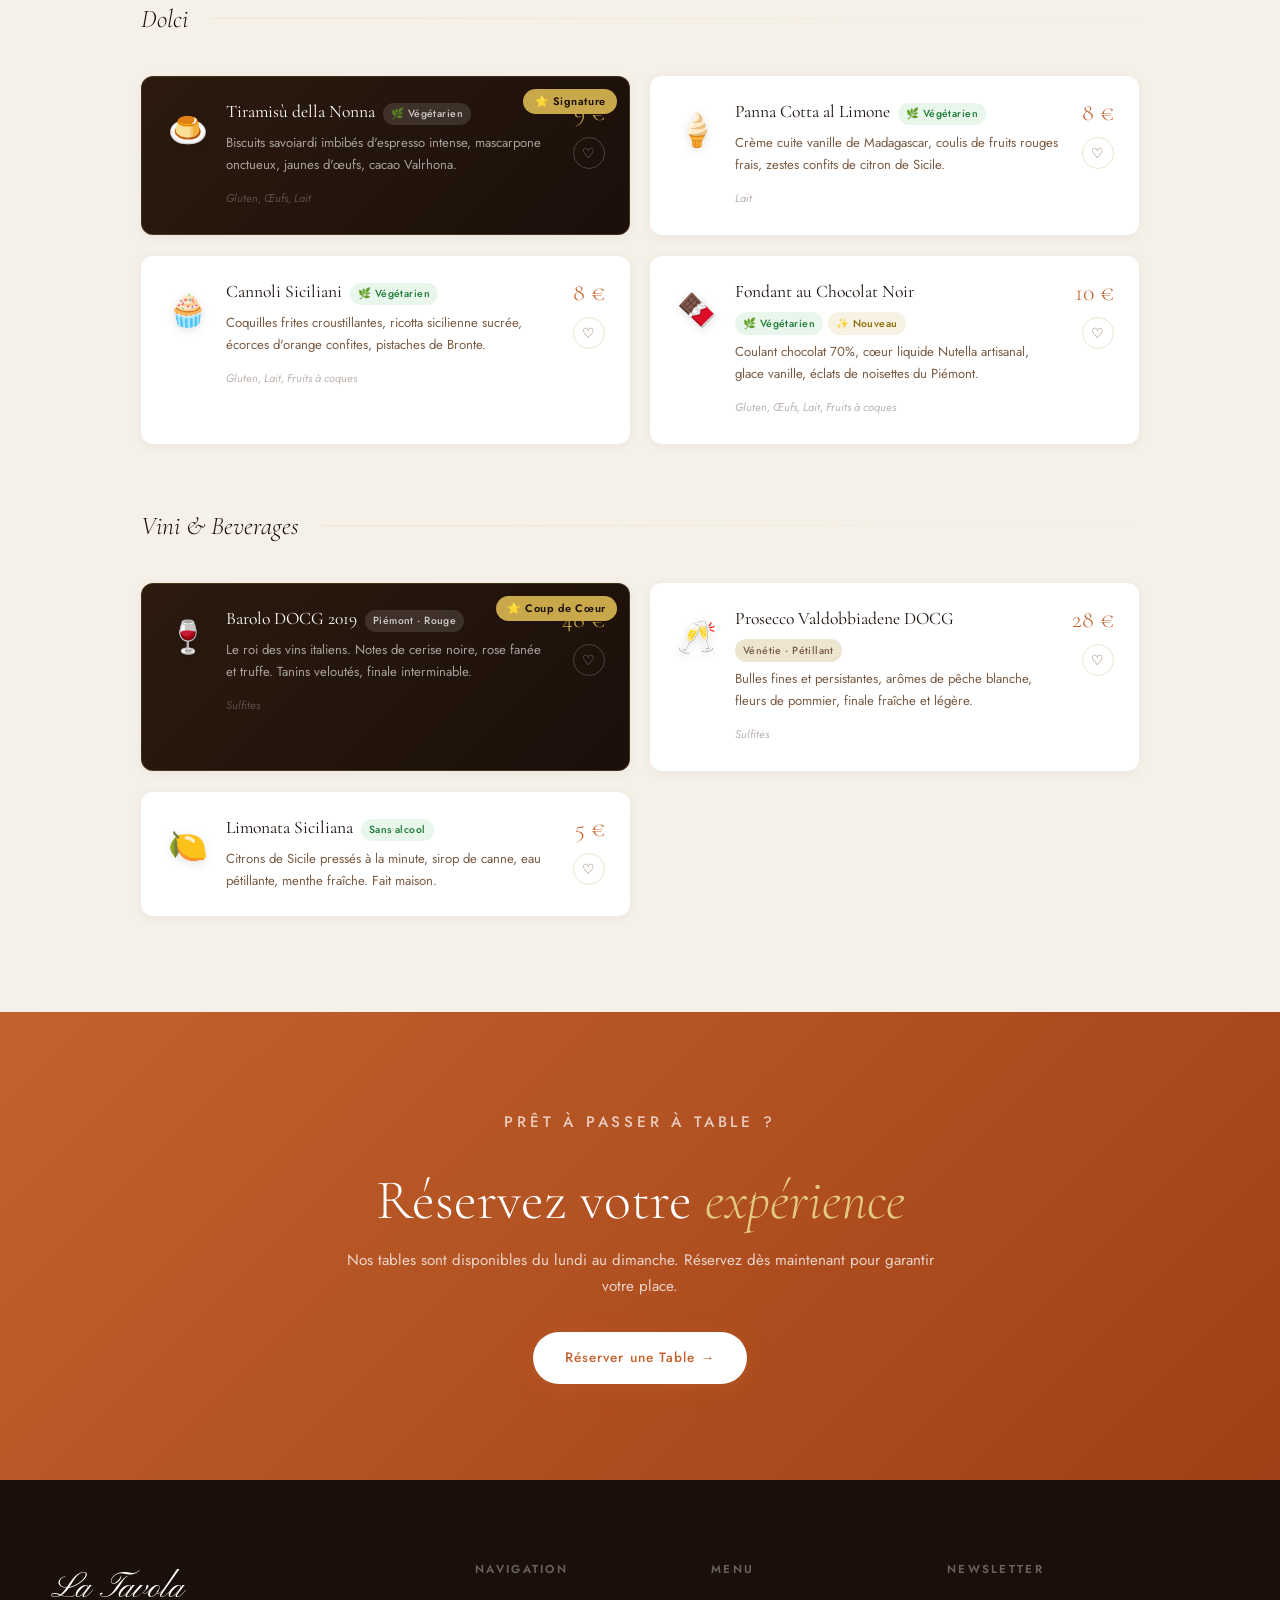
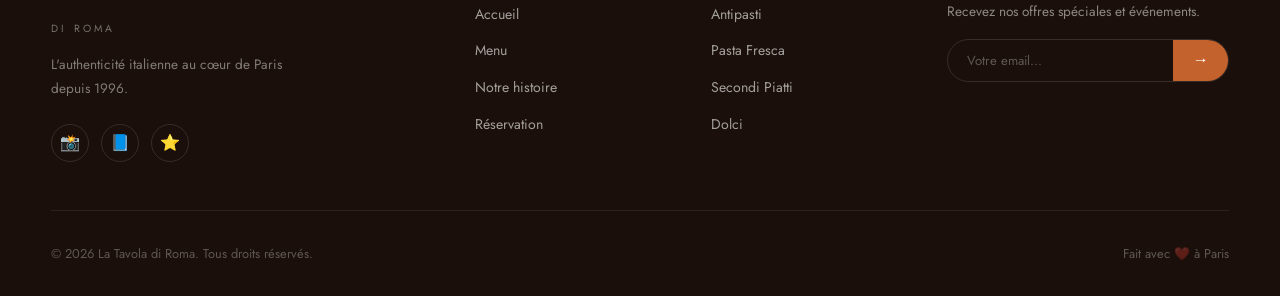
<file: menu.html>
<!DOCTYPE html>
<html lang="fr">
<head>
  <meta charset="UTF-8" />
  <meta name="viewport" content="width=device-width, initial-scale=1.0" />
  <!-- ═══ SEO PRIMAIRE ═══ -->
  <title>Menu — La Tavola di Roma | Restaurant Italien Paris</title>
  <meta name="description" content="Découvrez la carte complète de La Tavola di Roma : antipasti, pizza napolitaine, pasta fraîche maison, secondi piatti, dolci et carte des vins italiens. Paris 1er." />
  <meta name="keywords" content="menu restaurant italien paris, pizza napolitaine paris, tagliatelle ragù, tiramisu authentique, carte vins italiens" />
  <meta name="robots" content="index, follow" />
  <link rel="canonical" href="https://www.latavola-diroma.fr/menu.html" />

  <!-- ═══ OPEN GRAPH ═══ -->
  <meta property="og:type"        content="website" />
  <meta property="og:title"       content="Menu — La Tavola di Roma | Restaurant Italien Paris" />
  <meta property="og:description" content="Antipasti, pizza, pasta fraîche, secondi et dolci. La carte complète du restaurant italien authentique à Paris." />
  <meta property="og:image"       content="https://images.unsplash.com/photo-1414235077428-338989a2e8c0?w=1200&q=80" />
  <meta property="og:url"         content="https://www.latavola-diroma.fr/menu.html" />
  <meta property="og:site_name"   content="La Tavola di Roma" />
  <meta property="og:locale"      content="fr_FR" />

  <!-- ═══ TWITTER CARD ═══ -->
  <meta name="twitter:card"        content="summary_large_image" />
  <meta name="twitter:title"       content="Notre Carte — La Tavola di Roma" />
  <meta name="twitter:description" content="Découvrez nos spécialités italiennes : pasta fraîche, pizza napolitaine, dolci et vins." />
  <meta name="twitter:image"       content="https://images.unsplash.com/photo-1414235077428-338989a2e8c0?w=1200&q=80" />

  <!-- ═══ FAVICONS ═══ -->
  <link rel="icon"             href="assets/favicon.ico"          type="image/x-icon" />
  <link rel="icon"             href="assets/favicon.svg"          type="image/svg+xml" />
  <link rel="icon"             href="assets/favicon-32.png"       type="image/png" sizes="32x32" />
  <link rel="apple-touch-icon" href="assets/apple-touch-icon.png" sizes="180x180" />
  <link rel="manifest"         href="site.webmanifest" />
  <meta name="theme-color"     content="#C4622D" />

  <!-- ═══ SCHEMA.ORG MENU ═══ -->
  <script type="application/ld+json">
  {
    "@context": "https://schema.org",
    "@type": "Menu",
    "name": "Carte de La Tavola di Roma",
    "url": "https://www.latavola-diroma.fr/menu.html",
    "inLanguage": "fr",
    "provider": {
      "@type": "Restaurant",
      "name": "La Tavola di Roma",
      "url": "https://www.latavola-diroma.fr"
    }
  }
  </script>
  <link rel="preconnect" href="https://fonts.googleapis.com" />
  <link rel="preconnect" href="https://fonts.gstatic.com" crossorigin />
  <link href="https://fonts.googleapis.com/css2?family=Cormorant+Garamond:ital,wght@0,300;0,400;0,600;1,300;1,400&family=Jost:wght@300;400;500&family=Pinyon+Script&display=swap" rel="stylesheet" />
  <link rel="stylesheet" href="css/style.css" />
  <link rel="stylesheet" href="css/animations.css" />
  <link rel="stylesheet" href="css/responsive.css" />
  <link rel="stylesheet" href="css/menu.css" />
</head>
<body>

  <!-- ═══════════════════════════════════════ NAVBAR ══ -->
  <nav class="navbar" id="navbar">
    <div class="nav-logo">
      <span class="logo-script">La Tavola</span>
      <span class="logo-sub">di Roma</span>
    </div>
    <ul class="nav-links" id="navLinks">
      <li><a href="index.html" class="nav-link">Accueil</a></li>
      <li><a href="menu.html" class="nav-link active">Menu</a></li>
      <li><a href="index.html#about" class="nav-link">À propos</a></li>
      <li><a href="index.html#specialties" class="nav-link">Spécialités</a></li>
      <li><a href="reservation.html" class="nav-link nav-cta">Réserver</a></li>
    </ul>
    <button class="burger" id="burger" aria-label="Menu">
      <span></span><span></span><span></span>
    </button>
  </nav>

  <!-- ════════════════════════════════ MENU HERO ══ -->
  <section class="menu-hero">
    <div class="menu-hero-bg" style="background-image:url('https://images.unsplash.com/photo-1414235077428-338989a2e8c0?w=1800&q=80'); background-size:cover; background-position:center;">
      <div class="hero-grain"></div>
      <div class="menu-hero-overlay"></div>
    </div>
    <div class="menu-hero-content reveal-up">
      <p class="section-eyebrow">Cuisine Italienne Authentique</p>
      <h1 class="menu-hero-title">
        Notre <em>Carte</em>
      </h1>
      <p class="menu-hero-sub">
        Des saveurs généreuses, des recettes ancestrales, des produits d'exception.
      </p>
    </div>
    <div class="menu-hero-scroll">
      <div class="scroll-line"></div>
    </div>
  </section>

  <!-- ════════════════════════════════ MENU INTRO ══ -->
  <div class="menu-intro">
    <div class="menu-intro-inner">
      <span class="menu-intro-icon">🫒</span>
      <p>Tous nos plats sont préparés avec des produits frais importés d'Italie. Nos pâtes sont faites <strong>à la main chaque matin</strong>. Allergènes disponibles sur demande.</p>
      <span class="menu-intro-icon">🌿</span>
    </div>
  </div>

  <!-- ═══════════════════════════ MENU PRINCIPAL ══ -->
  <main class="menu-main">

    <!-- ── FILTRES ──────────────────────────────── -->
    <div class="menu-filters" id="menuFilters">
      <button class="filter-btn active" data-filter="all">
        <span class="filter-icon">🍽️</span> Tout le Menu
      </button>
      <button class="filter-btn" data-filter="antipasti">
        <span class="filter-icon">🫒</span> Antipasti
      </button>
      <button class="filter-btn" data-filter="pizza">
        <span class="filter-icon">🍕</span> Pizza
      </button>
      <button class="filter-btn" data-filter="pasta">
        <span class="filter-icon">🍝</span> Pasta
      </button>
      <button class="filter-btn" data-filter="secondi">
        <span class="filter-icon">🥩</span> Secondi
      </button>
      <button class="filter-btn" data-filter="dolci">
        <span class="filter-icon">🍮</span> Dolci
      </button>
      <button class="filter-btn" data-filter="vini">
        <span class="filter-icon">🍷</span> Vini
      </button>
    </div>

    <!-- ── SEARCH ────────────────────────────────── -->
    <div class="menu-search-wrap">
      <input type="text" id="menuSearch" class="menu-search" placeholder="🔍  Rechercher un plat..." />
      <span class="result-count" id="resultCount">48 plats</span>
    </div>

    <!-- ── GRILLE DES PLATS ───────────────────────── -->
    <div class="menu-grid" id="menuGrid">

      <!-- ═══ ANTIPASTI ═══ -->
      <div class="menu-section-title" data-category="antipasti">
        <span>Antipasti</span>
        <div class="section-line"></div>
      </div>

      <div class="menu-card" data-category="antipasti">
        <div class="card-left">
          <div class="card-emoji">🫒</div>
          <div class="card-info">
            <div class="card-header">
              <h3 class="card-name">Bruschetta al Pomodoro</h3>
              <div class="card-tags"><span class="tag veg">🌿 Végétarien</span></div>
            </div>
            <p class="card-desc">Pain grillé au feu de bois, tomates confites, basilic frais, huile d'olive extra vierge et ail rosé.</p>
            <div class="card-details">
              <span class="card-allergen">Gluten, Huile</span>
            </div>
          </div>
        </div>
        <div class="card-right">
          <span class="card-price">8 €</span>
          <button class="card-fav" aria-label="Favori">♡</button>
        </div>
      </div>

      <div class="menu-card" data-category="antipasti">
        <div class="card-left">
          <div class="card-emoji">🦐</div>
          <div class="card-info">
            <div class="card-header">
              <h3 class="card-name">Carpaccio di Gamberi</h3>
              <div class="card-tags"><span class="tag chef">👨‍🍳 Chef</span></div>
            </div>
            <p class="card-desc">Gambas royales crues marinées au citron de Sicile, huile d'olive, câpres et roquette sauvage.</p>
            <div class="card-details">
              <span class="card-allergen">Crustacés, Sulfites</span>
            </div>
          </div>
        </div>
        <div class="card-right">
          <span class="card-price">14 €</span>
          <button class="card-fav" aria-label="Favori">♡</button>
        </div>
      </div>

      <div class="menu-card" data-category="antipasti">
        <div class="card-left">
          <div class="card-emoji">🧀</div>
          <div class="card-info">
            <div class="card-header">
              <h3 class="card-name">Burrata di Puglia</h3>
              <div class="card-tags"><span class="tag veg">🌿 Végétarien</span><span class="tag new">✨ Nouveau</span></div>
            </div>
            <p class="card-desc">Burrata crémeuse de Pouilles, tomates cerises rôties, pesto de basilic, pignons torréfiés.</p>
            <div class="card-details">
              <span class="card-allergen">Lait, Fruits à coques</span>
            </div>
          </div>
        </div>
        <div class="card-right">
          <span class="card-price">13 €</span>
          <button class="card-fav" aria-label="Favori">♡</button>
        </div>
      </div>

      <div class="menu-card" data-category="antipasti">
        <div class="card-left">
          <div class="card-emoji">🥓</div>
          <div class="card-info">
            <div class="card-header">
              <h3 class="card-name">Antipasto della Casa</h3>
            </div>
            <p class="card-desc">Assortiment de charcuteries italiennes : prosciutto di Parma 24 mois, bresaola, coppa, olives marinées.</p>
            <div class="card-details">
              <span class="card-allergen">Gluten, Sulfites</span>
            </div>
          </div>
        </div>
        <div class="card-right">
          <span class="card-price">16 €</span>
          <button class="card-fav" aria-label="Favori">♡</button>
        </div>
      </div>

      <div class="menu-card" data-category="antipasti">
        <div class="card-left">
          <div class="card-emoji">🐙</div>
          <div class="card-info">
            <div class="card-header">
              <h3 class="card-name">Polpo alla Griglia</h3>
              <div class="card-tags"><span class="tag chef">👨‍🍳 Chef</span></div>
            </div>
            <p class="card-desc">Poulpe grillé sur braise, pommes de terre fondantes, huile citronnée, paprika fumé et persil plat.</p>
            <div class="card-details">
              <span class="card-allergen">Mollusques</span>
            </div>
          </div>
        </div>
        <div class="card-right">
          <span class="card-price">17 €</span>
          <button class="card-fav" aria-label="Favori">♡</button>
        </div>
      </div>

      <!-- ═══ PIZZA ═══ -->
      <div class="menu-section-title" data-category="pizza">
        <span>Pizza al Forno</span>
        <div class="section-line"></div>
      </div>

      <div class="menu-card" data-category="pizza">
        <div class="card-left">
          <div class="card-emoji">🍕</div>
          <div class="card-info">
            <div class="card-header">
              <h3 class="card-name">Margherita DOP</h3>
              <div class="card-tags"><span class="tag veg">🌿 Végétarien</span></div>
            </div>
            <p class="card-desc">Tomate San Marzano DOP, mozzarella fior di latte, basilic frais, huile d'olive extra vierge.</p>
            <div class="card-details">
              <span class="card-allergen">Gluten, Lait</span>
            </div>
          </div>
        </div>
        <div class="card-right">
          <span class="card-price">13 €</span>
          <button class="card-fav" aria-label="Favori">♡</button>
        </div>
      </div>

      <div class="menu-card featured-card" data-category="pizza">
        <div class="featured-label">⭐ Signature</div>
        <div class="card-left">
          <div class="card-emoji">🍕</div>
          <div class="card-info">
            <div class="card-header">
              <h3 class="card-name">Pizza Napolitana STG</h3>
              <div class="card-tags"><span class="tag chef">👨‍🍳 Chef</span></div>
            </div>
            <p class="card-desc">Pâte levain naturel 48h, tomate San Marzano, mozzarella di bufala DOP, basilic, huile fumée.</p>
            <div class="card-details">
              <span class="card-allergen">Gluten, Lait</span>
            </div>
          </div>
        </div>
        <div class="card-right">
          <span class="card-price">16 €</span>
          <button class="card-fav" aria-label="Favori">♡</button>
        </div>
      </div>

      <div class="menu-card" data-category="pizza">
        <div class="card-left">
          <div class="card-emoji">🍄</div>
          <div class="card-info">
            <div class="card-header">
              <h3 class="card-name">Pizza ai Funghi Porcini</h3>
              <div class="card-tags"><span class="tag veg">🌿 Végétarien</span></div>
            </div>
            <p class="card-desc">Crème de truffe blanche, champignons porcini sauvages, mozzarella, parmesan, huile de truffe noire.</p>
            <div class="card-details">
              <span class="card-allergen">Gluten, Lait</span>
            </div>
          </div>
        </div>
        <div class="card-right">
          <span class="card-price">18 €</span>
          <button class="card-fav" aria-label="Favori">♡</button>
        </div>
      </div>

      <div class="menu-card" data-category="pizza">
        <div class="card-left">
          <div class="card-emoji">🥩</div>
          <div class="card-info">
            <div class="card-header">
              <h3 class="card-name">Pizza Diavola</h3>
              <div class="card-tags"><span class="tag spicy">🌶️ Épicé</span></div>
            </div>
            <p class="card-desc">Tomate San Marzano, mozzarella, salami piquant calabrese, piment frais, huile d'olive pimentée.</p>
            <div class="card-details">
              <span class="card-allergen">Gluten, Lait</span>
            </div>
          </div>
        </div>
        <div class="card-right">
          <span class="card-price">15 €</span>
          <button class="card-fav" aria-label="Favori">♡</button>
        </div>
      </div>

      <div class="menu-card" data-category="pizza">
        <div class="card-left">
          <div class="card-emoji">🫙</div>
          <div class="card-info">
            <div class="card-header">
              <h3 class="card-name">Pizza Quattro Formaggi</h3>
              <div class="card-tags"><span class="tag veg">🌿 Végétarien</span></div>
            </div>
            <p class="card-desc">Mozzarella, gorgonzola dolce, provolone affiné, pecorino romano, noix caramélisées, miel de châtaignier.</p>
            <div class="card-details">
              <span class="card-allergen">Gluten, Lait, Fruits à coques</span>
            </div>
          </div>
        </div>
        <div class="card-right">
          <span class="card-price">17 €</span>
          <button class="card-fav" aria-label="Favori">♡</button>
        </div>
      </div>

      <!-- ═══ PASTA ═══ -->
      <div class="menu-section-title" data-category="pasta">
        <span>Pasta Fresca</span>
        <div class="section-line"></div>
      </div>

      <div class="menu-card featured-card" data-category="pasta">
        <div class="featured-label">⭐ Signature</div>
        <div class="card-left">
          <div class="card-emoji">🍝</div>
          <div class="card-info">
            <div class="card-header">
              <h3 class="card-name">Tagliatelle al Ragù</h3>
              <div class="card-tags"><span class="tag chef">👨‍🍳 Chef</span></div>
            </div>
            <p class="card-desc">Pâtes fraîches maison, ragù de veau et bœuf mijoté 6h au Chianti, parmesan 24 mois, basilic.</p>
            <div class="card-details">
              <span class="card-allergen">Gluten, Œufs, Lait, Sulfites</span>
            </div>
          </div>
        </div>
        <div class="card-right">
          <span class="card-price">18 €</span>
          <button class="card-fav" aria-label="Favori">♡</button>
        </div>
      </div>

      <div class="menu-card" data-category="pasta">
        <div class="card-left">
          <div class="card-emoji">🍝</div>
          <div class="card-info">
            <div class="card-header">
              <h3 class="card-name">Spaghetti Cacio e Pepe</h3>
              <div class="card-tags"><span class="tag veg">🌿 Végétarien</span></div>
            </div>
            <p class="card-desc">Spaghetti artisanaux, pecorino romano affiné, poivre noir de Kampot fraîchement concassé.</p>
            <div class="card-details">
              <span class="card-allergen">Gluten, Lait</span>
            </div>
          </div>
        </div>
        <div class="card-right">
          <span class="card-price">15 €</span>
          <button class="card-fav" aria-label="Favori">♡</button>
        </div>
      </div>

      <div class="menu-card" data-category="pasta">
        <div class="card-left">
          <div class="card-emoji">🦞</div>
          <div class="card-info">
            <div class="card-header">
              <h3 class="card-name">Linguine all'Astice</h3>
              <div class="card-tags"><span class="tag chef">👨‍🍳 Chef</span><span class="tag new">✨ Nouveau</span></div>
            </div>
            <p class="card-desc">Linguine fraîches, homard breton entier, bisque corsée au cognac, tomates cerises, basilic, beurre de coral.</p>
            <div class="card-details">
              <span class="card-allergen">Gluten, Crustacés, Lait</span>
            </div>
          </div>
        </div>
        <div class="card-right">
          <span class="card-price">32 €</span>
          <button class="card-fav" aria-label="Favori">♡</button>
        </div>
      </div>

      <div class="menu-card" data-category="pasta">
        <div class="card-left">
          <div class="card-emoji">🧅</div>
          <div class="card-info">
            <div class="card-header">
              <h3 class="card-name">Carbonara della Tradizione</h3>
            </div>
            <p class="card-desc">Spaghetti, guanciale de Latium, jaunes d'œufs fermiers, pecorino, poivre — recette romaine classique, sans crème.</p>
            <div class="card-details">
              <span class="card-allergen">Gluten, Œufs, Lait</span>
            </div>
          </div>
        </div>
        <div class="card-right">
          <span class="card-price">17 €</span>
          <button class="card-fav" aria-label="Favori">♡</button>
        </div>
      </div>

      <div class="menu-card" data-category="pasta">
        <div class="card-left">
          <div class="card-emoji">🍄</div>
          <div class="card-info">
            <div class="card-header">
              <h3 class="card-name">Risotto al Tartufo</h3>
              <div class="card-tags"><span class="tag veg">🌿 Végétarien</span><span class="tag chef">👨‍🍳 Chef</span></div>
            </div>
            <p class="card-desc">Riz arborio, truffe noire du Périgord râpée à table, parmesan, beurre de Normandie, bouillon de légumes maison.</p>
            <div class="card-details">
              <span class="card-allergen">Lait, Sulfites</span>
            </div>
          </div>
        </div>
        <div class="card-right">
          <span class="card-price">24 €</span>
          <button class="card-fav" aria-label="Favori">♡</button>
        </div>
      </div>

      <!-- ═══ SECONDI ═══ -->
      <div class="menu-section-title" data-category="secondi">
        <span>Secondi Piatti</span>
        <div class="section-line"></div>
      </div>

      <div class="menu-card featured-card" data-category="secondi">
        <div class="featured-label">⭐ Signature</div>
        <div class="card-left">
          <div class="card-emoji">🥩</div>
          <div class="card-info">
            <div class="card-header">
              <h3 class="card-name">Osso Buco alla Milanese</h3>
              <div class="card-tags"><span class="tag chef">👨‍🍳 Chef</span></div>
            </div>
            <p class="card-desc">Jarret de veau braisé 4h au vin blanc, gremolata citron-persil-ail, risotto safran accompagnement.</p>
            <div class="card-details">
              <span class="card-allergen">Lait, Sulfites, Céréales</span>
            </div>
          </div>
        </div>
        <div class="card-right">
          <span class="card-price">26 €</span>
          <button class="card-fav" aria-label="Favori">♡</button>
        </div>
      </div>

      <div class="menu-card" data-category="secondi">
        <div class="card-left">
          <div class="card-emoji">🐟</div>
          <div class="card-info">
            <div class="card-header">
              <h3 class="card-name">Branzino al Sale</h3>
            </div>
            <p class="card-desc">Loup de mer entier cuit en croûte de sel de Sicile, légumes grillés, salsa verde aux herbes fraîches.</p>
            <div class="card-details">
              <span class="card-allergen">Poissons</span>
            </div>
          </div>
        </div>
        <div class="card-right">
          <span class="card-price">28 €</span>
          <button class="card-fav" aria-label="Favori">♡</button>
        </div>
      </div>

      <div class="menu-card" data-category="secondi">
        <div class="card-left">
          <div class="card-emoji">🍗</div>
          <div class="card-info">
            <div class="card-header">
              <h3 class="card-name">Pollo alla Cacciatora</h3>
            </div>
            <p class="card-desc">Poulet fermier mijoté aux olives, tomates, vin rouge, herbes aromatiques, polenta crémeuse.</p>
            <div class="card-details">
              <span class="card-allergen">Sulfites, Céréales</span>
            </div>
          </div>
        </div>
        <div class="card-right">
          <span class="card-price">22 €</span>
          <button class="card-fav" aria-label="Favori">♡</button>
        </div>
      </div>

      <!-- ═══ DOLCI ═══ -->
      <div class="menu-section-title" data-category="dolci">
        <span>Dolci</span>
        <div class="section-line"></div>
      </div>

      <div class="menu-card featured-card" data-category="dolci">
        <div class="featured-label">⭐ Signature</div>
        <div class="card-left">
          <div class="card-emoji">🍮</div>
          <div class="card-info">
            <div class="card-header">
              <h3 class="card-name">Tiramisù della Nonna</h3>
              <div class="card-tags"><span class="tag veg">🌿 Végétarien</span></div>
            </div>
            <p class="card-desc">Biscuits savoiardi imbibés d'espresso intense, mascarpone onctueux, jaunes d'œufs, cacao Valrhona.</p>
            <div class="card-details">
              <span class="card-allergen">Gluten, Œufs, Lait</span>
            </div>
          </div>
        </div>
        <div class="card-right">
          <span class="card-price">9 €</span>
          <button class="card-fav" aria-label="Favori">♡</button>
        </div>
      </div>

      <div class="menu-card" data-category="dolci">
        <div class="card-left">
          <div class="card-emoji">🍦</div>
          <div class="card-info">
            <div class="card-header">
              <h3 class="card-name">Panna Cotta al Limone</h3>
              <div class="card-tags"><span class="tag veg">🌿 Végétarien</span></div>
            </div>
            <p class="card-desc">Crème cuite vanille de Madagascar, coulis de fruits rouges frais, zestes confits de citron de Sicile.</p>
            <div class="card-details">
              <span class="card-allergen">Lait</span>
            </div>
          </div>
        </div>
        <div class="card-right">
          <span class="card-price">8 €</span>
          <button class="card-fav" aria-label="Favori">♡</button>
        </div>
      </div>

      <div class="menu-card" data-category="dolci">
        <div class="card-left">
          <div class="card-emoji">🧁</div>
          <div class="card-info">
            <div class="card-header">
              <h3 class="card-name">Cannoli Siciliani</h3>
              <div class="card-tags"><span class="tag veg">🌿 Végétarien</span></div>
            </div>
            <p class="card-desc">Coquilles frites croustillantes, ricotta sicilienne sucrée, écorces d'orange confites, pistaches de Bronte.</p>
            <div class="card-details">
              <span class="card-allergen">Gluten, Lait, Fruits à coques</span>
            </div>
          </div>
        </div>
        <div class="card-right">
          <span class="card-price">8 €</span>
          <button class="card-fav" aria-label="Favori">♡</button>
        </div>
      </div>

      <div class="menu-card" data-category="dolci">
        <div class="card-left">
          <div class="card-emoji">🍫</div>
          <div class="card-info">
            <div class="card-header">
              <h3 class="card-name">Fondant au Chocolat Noir</h3>
              <div class="card-tags"><span class="tag veg">🌿 Végétarien</span><span class="tag new">✨ Nouveau</span></div>
            </div>
            <p class="card-desc">Coulant chocolat 70%, cœur liquide Nutella artisanal, glace vanille, éclats de noisettes du Piémont.</p>
            <div class="card-details">
              <span class="card-allergen">Gluten, Œufs, Lait, Fruits à coques</span>
            </div>
          </div>
        </div>
        <div class="card-right">
          <span class="card-price">10 €</span>
          <button class="card-fav" aria-label="Favori">♡</button>
        </div>
      </div>

      <!-- ═══ VINI ═══ -->
      <div class="menu-section-title" data-category="vini">
        <span>Vini & Beverages</span>
        <div class="section-line"></div>
      </div>

      <div class="menu-card featured-card" data-category="vini">
        <div class="featured-label">⭐ Coup de Cœur</div>
        <div class="card-left">
          <div class="card-emoji">🍷</div>
          <div class="card-info">
            <div class="card-header">
              <h3 class="card-name">Barolo DOCG 2019</h3>
              <div class="card-tags"><span class="tag">Piémont · Rouge</span></div>
            </div>
            <p class="card-desc">Le roi des vins italiens. Notes de cerise noire, rose fanée et truffe. Tanins veloutés, finale interminable.</p>
            <div class="card-details">
              <span class="card-allergen">Sulfites</span>
            </div>
          </div>
        </div>
        <div class="card-right">
          <span class="card-price">48 €</span>
          <button class="card-fav" aria-label="Favori">♡</button>
        </div>
      </div>

      <div class="menu-card" data-category="vini">
        <div class="card-left">
          <div class="card-emoji">🥂</div>
          <div class="card-info">
            <div class="card-header">
              <h3 class="card-name">Prosecco Valdobbiadene DOCG</h3>
              <div class="card-tags"><span class="tag">Vénétie · Pétillant</span></div>
            </div>
            <p class="card-desc">Bulles fines et persistantes, arômes de pêche blanche, fleurs de pommier, finale fraîche et légère.</p>
            <div class="card-details">
              <span class="card-allergen">Sulfites</span>
            </div>
          </div>
        </div>
        <div class="card-right">
          <span class="card-price">28 €</span>
          <button class="card-fav" aria-label="Favori">♡</button>
        </div>
      </div>

      <div class="menu-card" data-category="vini">
        <div class="card-left">
          <div class="card-emoji">🍋</div>
          <div class="card-info">
            <div class="card-header">
              <h3 class="card-name">Limonata Siciliana</h3>
              <div class="card-tags"><span class="tag veg">Sans alcool</span></div>
            </div>
            <p class="card-desc">Citrons de Sicile pressés à la minute, sirop de canne, eau pétillante, menthe fraîche. Fait maison.</p>
          </div>
        </div>
        <div class="card-right">
          <span class="card-price">5 €</span>
          <button class="card-fav" aria-label="Favori">♡</button>
        </div>
      </div>

    </div><!-- /menu-grid -->

    <!-- ── NO RESULTS ──────────────────────────────── -->
    <div class="no-results" id="noResults" style="display:none;">
      <span>🍽️</span>
      <p>Aucun plat trouvé…</p>
      <button onclick="resetFilters()">Voir tout le menu</button>
    </div>

  </main>

  <!-- ══════════════════════════════ CTA RÉSERVATION ══ -->
  <section class="menu-cta">
    <div class="menu-cta-inner">
      <p class="section-eyebrow">Prêt à passer à table ?</p>
      <h2 class="section-title">Réservez votre <em>expérience</em></h2>
      <p>Nos tables sont disponibles du lundi au dimanche. Réservez dès maintenant pour garantir votre place.</p>
      <a href="reservation.html" class="btn btn-primary">Réserver une Table →</a>
    </div>
  </section>

  <!-- ══════════════════════════════════════ FOOTER ══ -->
  <footer class="footer">
    <div class="footer-top">
      <div class="footer-brand">
        <span class="logo-script footer-logo">La Tavola</span>
        <span class="logo-sub">di Roma</span>
        <p>L'authenticité italienne au cœur de Paris depuis 1996.</p>
        <div class="social-links">
          <a href="#" class="social-link" aria-label="Instagram">📸</a>
          <a href="#" class="social-link" aria-label="Facebook">📘</a>
          <a href="#" class="social-link" aria-label="TripAdvisor">⭐</a>
        </div>
      </div>
      <div class="footer-nav">
        <h4>Navigation</h4>
        <ul>
          <li><a href="index.html">Accueil</a></li>
          <li><a href="menu.html">Menu</a></li>
          <li><a href="index.html#about">Notre histoire</a></li>
          <li><a href="reservation.html">Réservation</a></li>
        </ul>
      </div>
      <div class="footer-nav">
        <h4>Menu</h4>
        <ul>
          <li><a href="#">Antipasti</a></li>
          <li><a href="#">Pasta Fresca</a></li>
          <li><a href="#">Secondi Piatti</a></li>
          <li><a href="#">Dolci</a></li>
        </ul>
      </div>
      <div class="footer-newsletter">
        <h4>Newsletter</h4>
        <p>Recevez nos offres spéciales et événements.</p>
        <div class="newsletter-form">
          <input type="email" placeholder="Votre email..." />
          <button type="button">→</button>
        </div>
      </div>
    </div>
    <div class="footer-bottom">
      <span>© 2026 La Tavola di Roma. Tous droits réservés.</span>
      <span>Fait avec ❤️ à Paris</span>
    </div>
  </footer>

  <script src="js/main.js"></script>
  <script src="js/menu.js"></script>
</body>
</html>
</file>
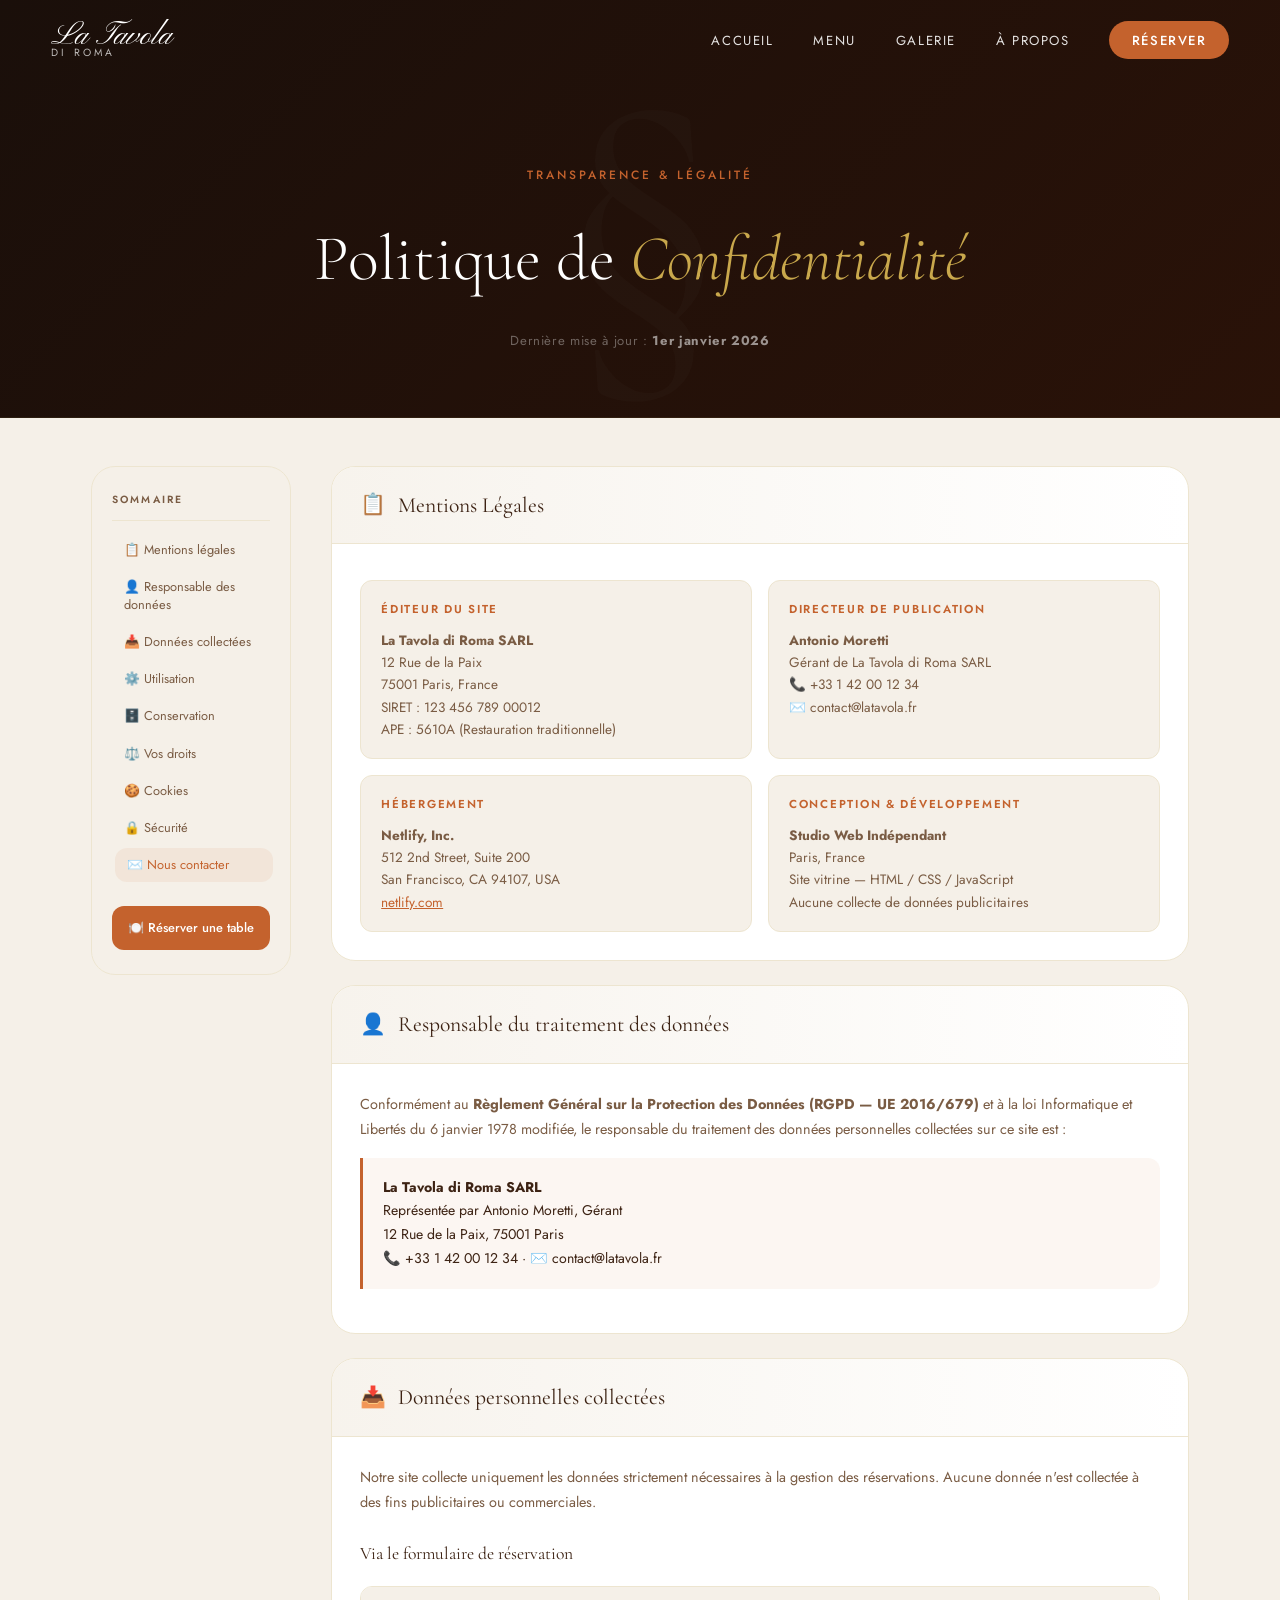
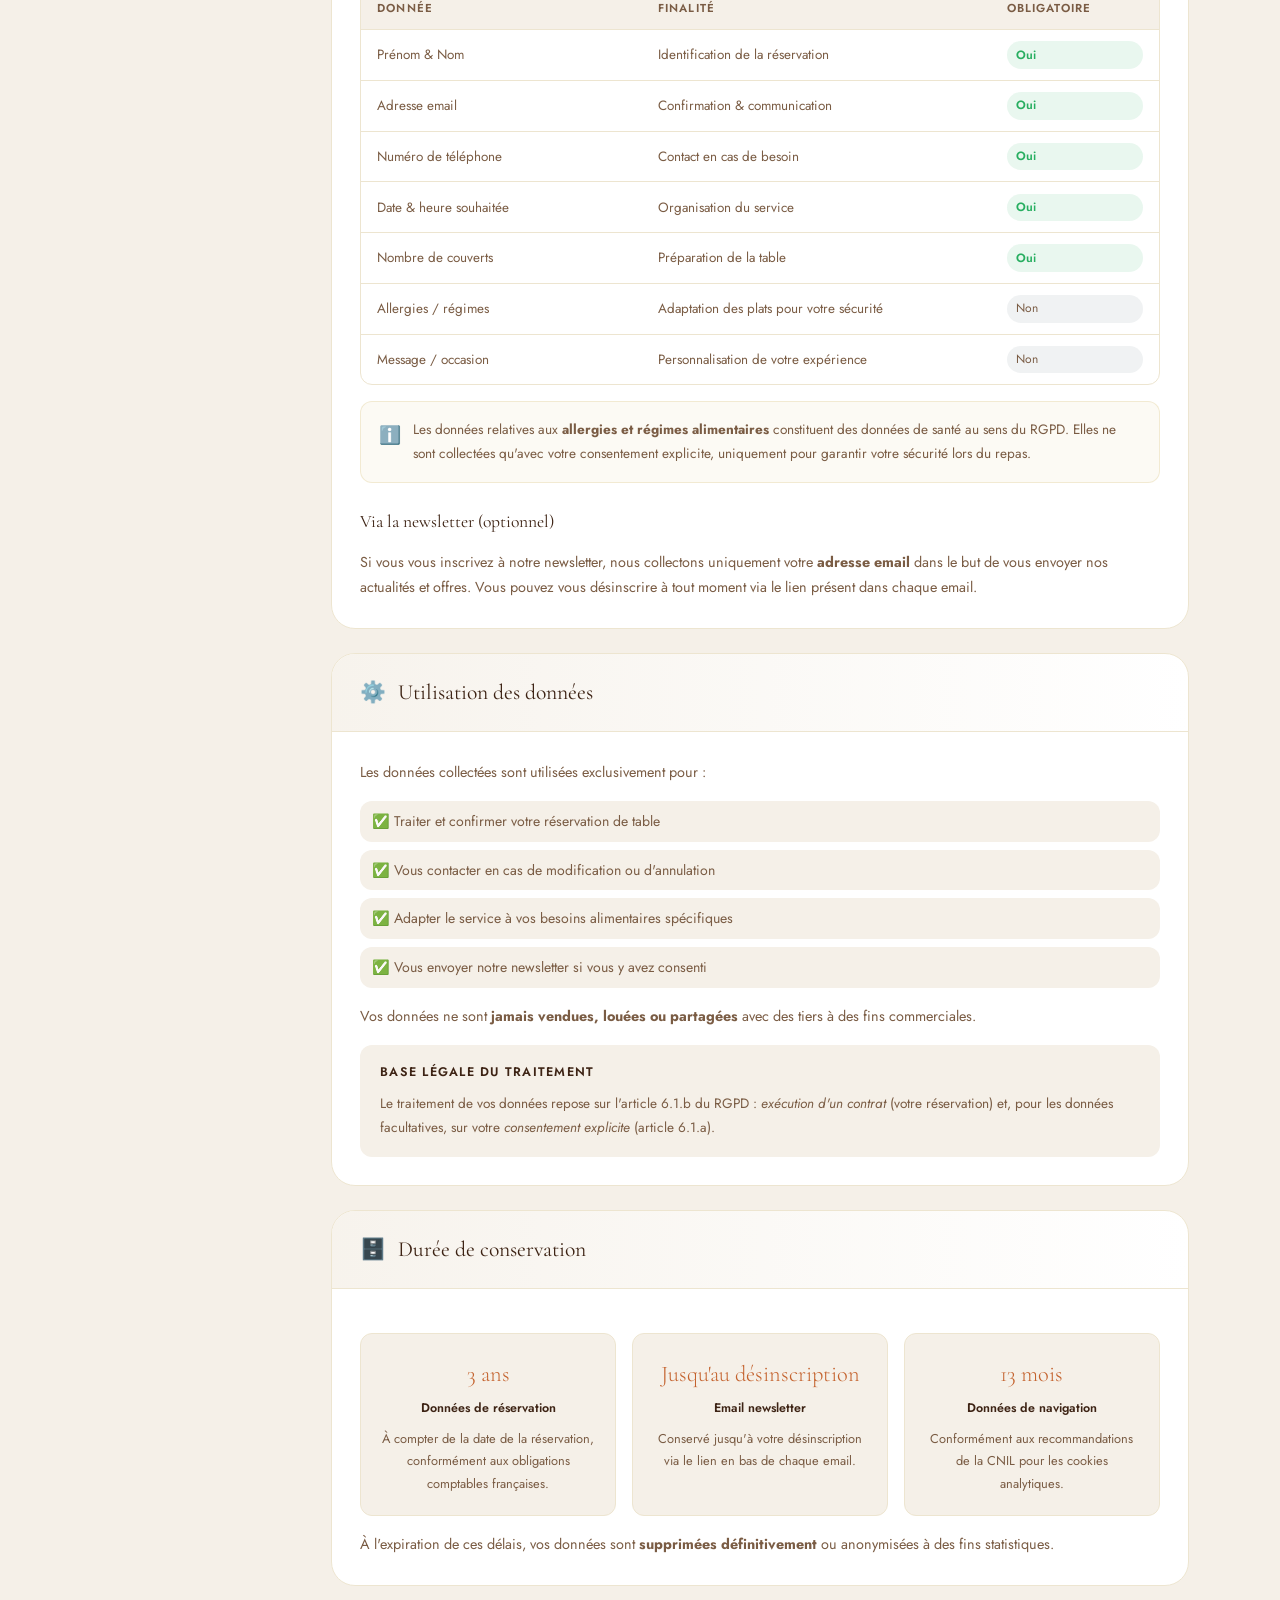
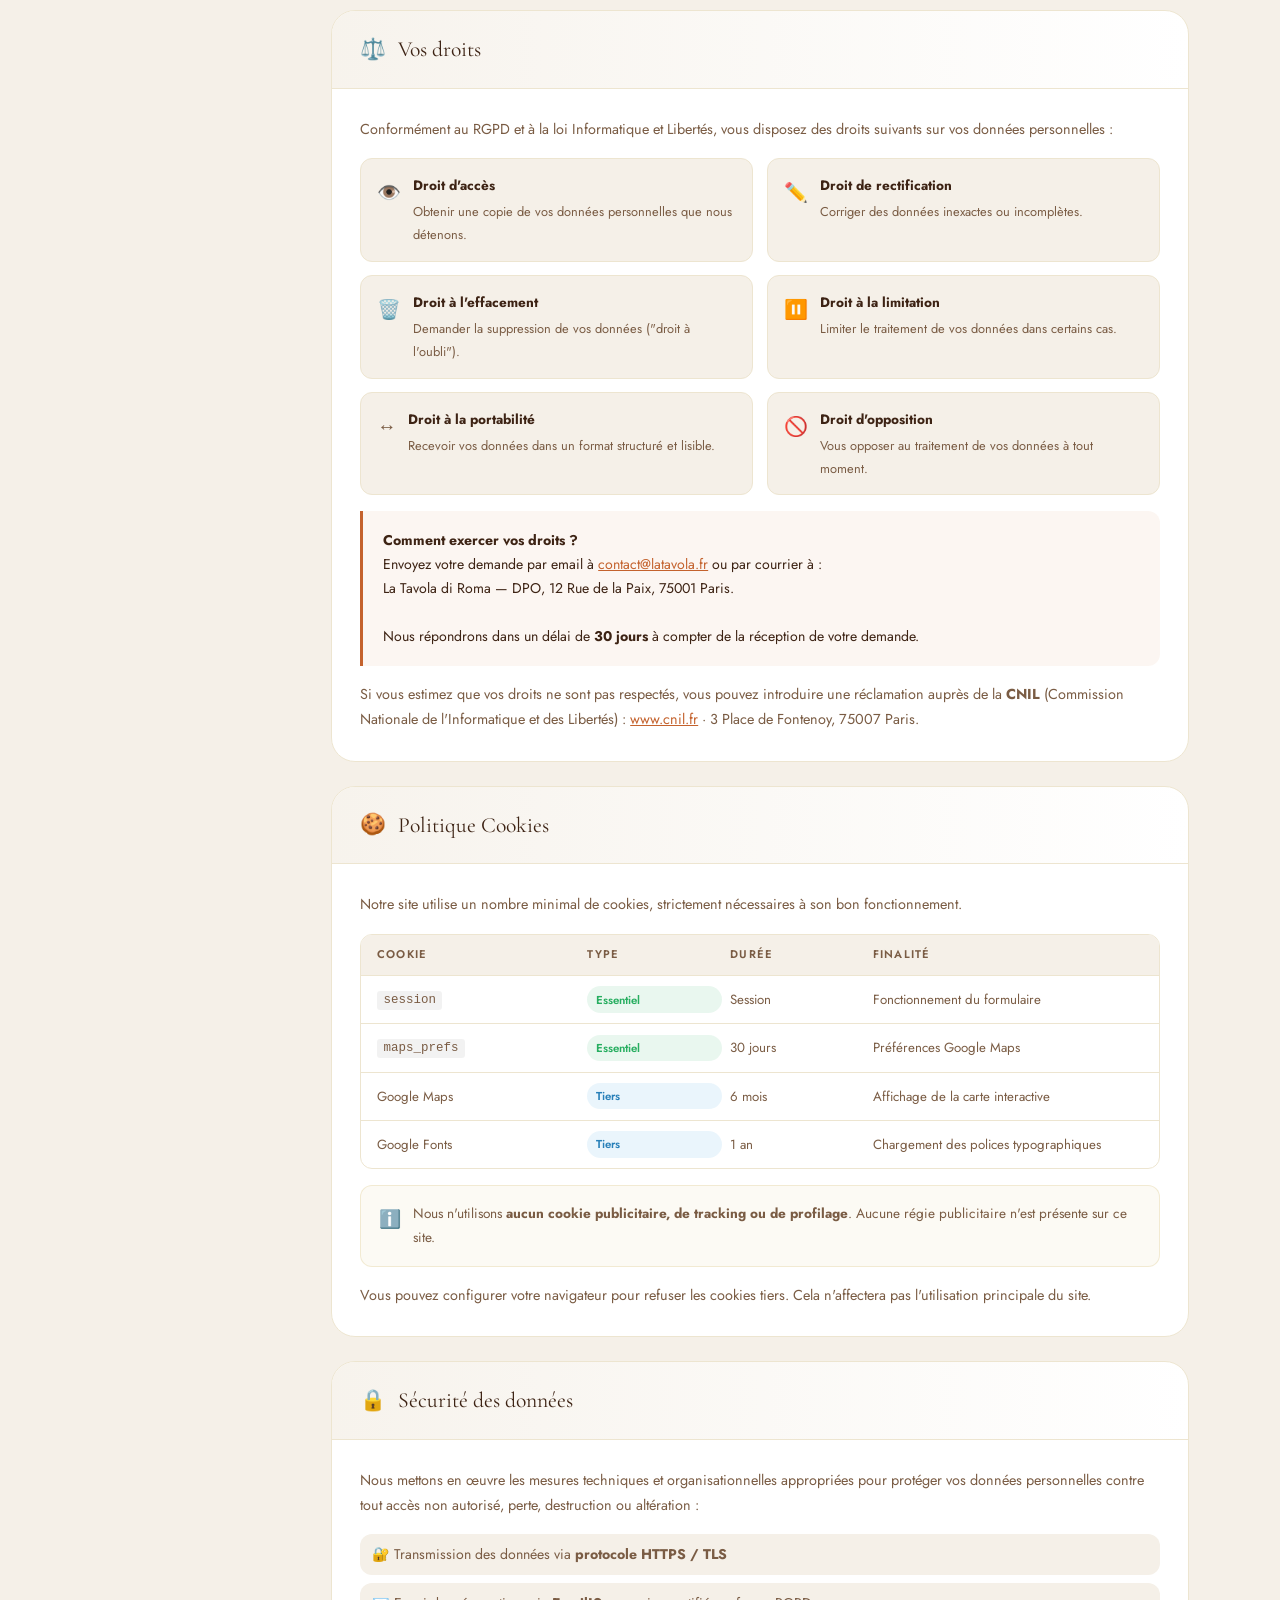
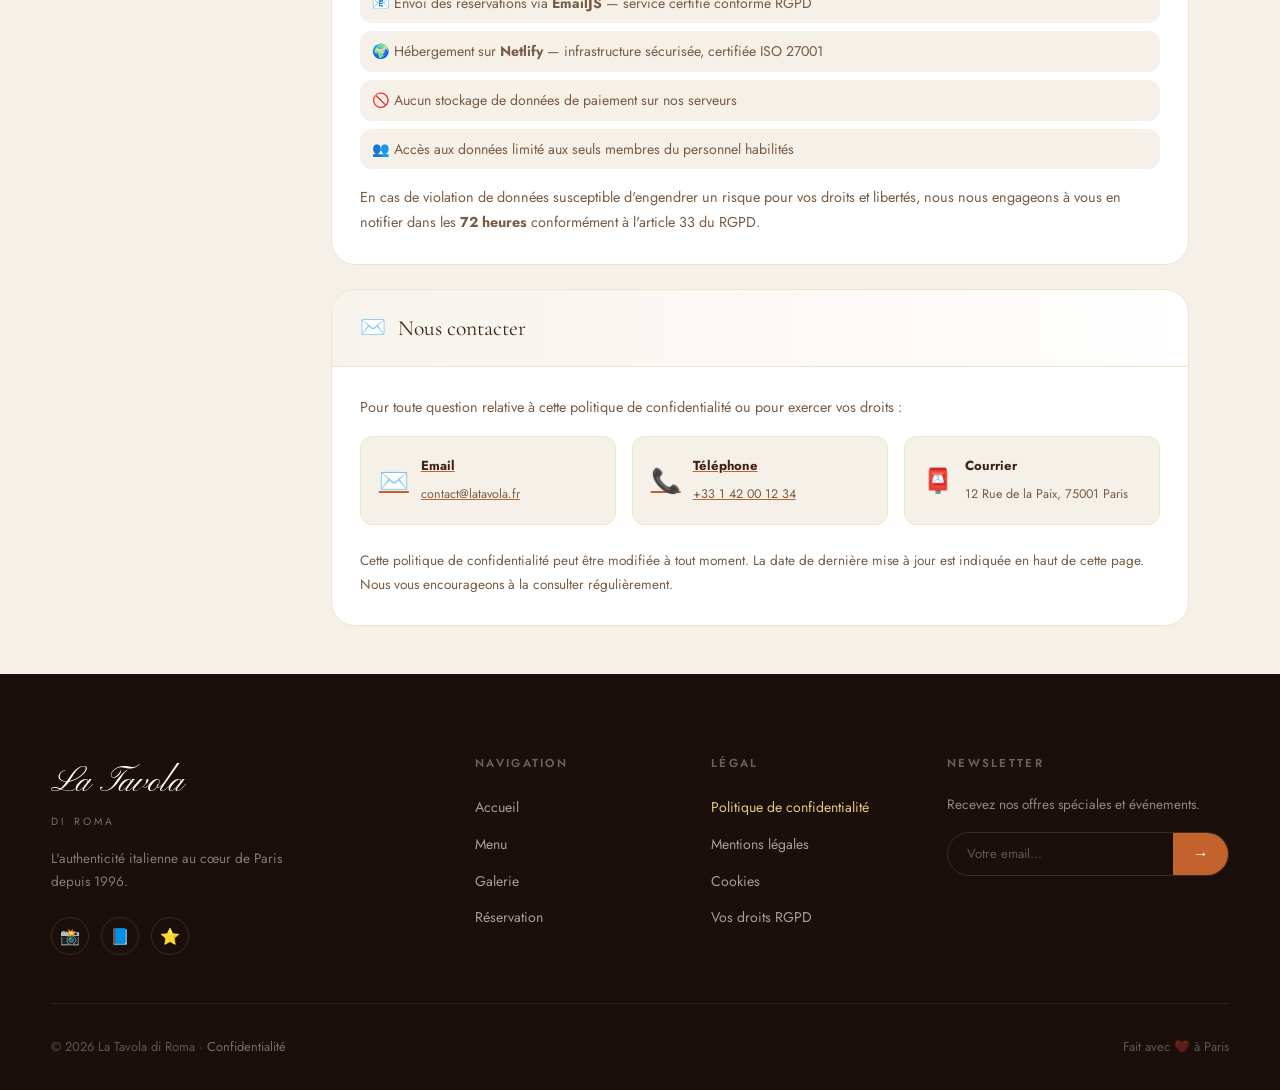
<file: rgpd.html>
<!DOCTYPE html>
<html lang="fr">
<head>
  <meta charset="UTF-8" />
  <meta name="viewport" content="width=device-width, initial-scale=1.0" />
  <title>Politique de Confidentialité & Mentions Légales — La Tavola di Roma</title>
  <meta name="description" content="Politique de confidentialité, mentions légales et informations RGPD du restaurant La Tavola di Roma, Paris." />
  <meta name="robots" content="noindex, follow" />

  <link rel="icon"             href="assets/favicon.ico"          type="image/x-icon" />
  <link rel="icon"             href="assets/favicon.svg"          type="image/svg+xml" />
  <link rel="apple-touch-icon" href="assets/apple-touch-icon.png" sizes="180x180" />
  <meta name="theme-color"     content="#C4622D" />

  <link rel="preconnect" href="https://fonts.googleapis.com" />
  <link rel="preconnect" href="https://fonts.gstatic.com" crossorigin />
  <link href="https://fonts.googleapis.com/css2?family=Cormorant+Garamond:ital,wght@0,300;0,400;0,600;1,300;1,400&family=Jost:wght@300;400;500&family=Pinyon+Script&display=swap" rel="stylesheet" />
  <link rel="stylesheet" href="css/style.css" />
  <link rel="stylesheet" href="css/animations.css" />
  <link rel="stylesheet" href="css/rgpd.css" />
</head>
<body>

  <!-- ═══════════════════════════════════════ NAVBAR ══ -->
  <nav class="navbar scrolled" id="navbar">
    <div class="nav-logo">
      <span class="logo-script">La Tavola</span>
      <span class="logo-sub">di Roma</span>
    </div>
    <ul class="nav-links" id="navLinks">
      <li><a href="index.html"       class="nav-link">Accueil</a></li>
      <li><a href="menu.html"        class="nav-link">Menu</a></li>
      <li><a href="galerie.html"     class="nav-link">Galerie</a></li>
      <li><a href="index.html#about" class="nav-link">À propos</a></li>
      <li><a href="reservation.html" class="nav-link nav-cta">Réserver</a></li>
    </ul>
    <button class="burger" id="burger" aria-label="Menu">
      <span></span><span></span><span></span>
    </button>
  </nav>

  <!-- ═══════════════════════════════════ RGPD HERO ══ -->
  <section class="rgpd-hero">
    <div class="rgpd-hero-inner reveal-up">
      <p class="section-eyebrow">Transparence & Légalité</p>
      <h1 class="rgpd-title">Politique de <em>Confidentialité</em></h1>
      <p class="rgpd-updated">Dernière mise à jour : <strong>1er janvier 2026</strong></p>
    </div>
  </section>

  <!-- ═══════════════════════════════ CONTENU RGPD ══ -->
  <div class="rgpd-layout">

    <!-- ── SIDEBAR NAVIGATION ──────────────────────── -->
    <aside class="rgpd-sidebar" id="rgpdSidebar">
      <p class="sidebar-label">Sommaire</p>
      <nav class="sidebar-nav">
        <a href="#mentions"     class="snav-link active">📋 Mentions légales</a>
        <a href="#responsable"  class="snav-link">👤 Responsable des données</a>
        <a href="#collecte"     class="snav-link">📥 Données collectées</a>
        <a href="#utilisation"  class="snav-link">⚙️ Utilisation</a>
        <a href="#conservation" class="snav-link">🗄️ Conservation</a>
        <a href="#droits"       class="snav-link">⚖️ Vos droits</a>
        <a href="#cookies"      class="snav-link">🍪 Cookies</a>
        <a href="#securite"     class="snav-link">🔒 Sécurité</a>
        <a href="#contact"      class="snav-link">✉️ Nous contacter</a>
      </nav>
      <a href="reservation.html" class="sidebar-cta">
        🍽️ Réserver une table
      </a>
    </aside>

    <!-- ── CONTENU PRINCIPAL ────────────────────────── -->
    <main class="rgpd-content">

      <!-- 1. MENTIONS LÉGALES -->
      <section class="rgpd-section" id="mentions">
        <div class="rs-header">
          <span class="rs-icon">📋</span>
          <h2>Mentions Légales</h2>
        </div>
        <div class="rs-body">
          <div class="info-grid">
            <div class="info-card">
              <h4>Éditeur du site</h4>
              <p><strong>La Tavola di Roma SARL</strong><br />
              12 Rue de la Paix<br />
              75001 Paris, France<br />
              SIRET : 123 456 789 00012<br />
              APE : 5610A (Restauration traditionnelle)</p>
            </div>
            <div class="info-card">
              <h4>Directeur de publication</h4>
              <p><strong>Antonio Moretti</strong><br />
              Gérant de La Tavola di Roma SARL<br />
              📞 +33 1 42 00 12 34<br />
              ✉️ contact@latavola.fr</p>
            </div>
            <div class="info-card">
              <h4>Hébergement</h4>
              <p><strong>Netlify, Inc.</strong><br />
              512 2nd Street, Suite 200<br />
              San Francisco, CA 94107, USA<br />
              <a href="https://netlify.com" target="_blank" rel="noopener">netlify.com</a></p>
            </div>
            <div class="info-card">
              <h4>Conception & développement</h4>
              <p><strong>Studio Web Indépendant</strong><br />
              Paris, France<br />
              Site vitrine — HTML / CSS / JavaScript<br />
              Aucune collecte de données publicitaires</p>
            </div>
          </div>
        </div>
      </section>

      <!-- 2. RESPONSABLE DES DONNÉES -->
      <section class="rgpd-section" id="responsable">
        <div class="rs-header">
          <span class="rs-icon">👤</span>
          <h2>Responsable du traitement des données</h2>
        </div>
        <div class="rs-body">
          <p>Conformément au <strong>Règlement Général sur la Protection des Données (RGPD — UE 2016/679)</strong> et à la loi Informatique et Libertés du 6 janvier 1978 modifiée, le responsable du traitement des données personnelles collectées sur ce site est :</p>
          <div class="highlight-box">
            <strong>La Tavola di Roma SARL</strong><br />
            Représentée par Antonio Moretti, Gérant<br />
            12 Rue de la Paix, 75001 Paris<br />
            📞 +33 1 42 00 12 34 · ✉️ contact@latavola.fr
          </div>
        </div>
      </section>

      <!-- 3. DONNÉES COLLECTÉES -->
      <section class="rgpd-section" id="collecte">
        <div class="rs-header">
          <span class="rs-icon">📥</span>
          <h2>Données personnelles collectées</h2>
        </div>
        <div class="rs-body">
          <p>Notre site collecte uniquement les données strictement nécessaires à la gestion des réservations. Aucune donnée n'est collectée à des fins publicitaires ou commerciales.</p>

          <h3>Via le formulaire de réservation</h3>
          <div class="data-table">
            <div class="dt-row dt-header">
              <span>Donnée</span>
              <span>Finalité</span>
              <span>Obligatoire</span>
            </div>
            <div class="dt-row">
              <span>Prénom & Nom</span>
              <span>Identification de la réservation</span>
              <span class="tag-yes">Oui</span>
            </div>
            <div class="dt-row">
              <span>Adresse email</span>
              <span>Confirmation & communication</span>
              <span class="tag-yes">Oui</span>
            </div>
            <div class="dt-row">
              <span>Numéro de téléphone</span>
              <span>Contact en cas de besoin</span>
              <span class="tag-yes">Oui</span>
            </div>
            <div class="dt-row">
              <span>Date & heure souhaitée</span>
              <span>Organisation du service</span>
              <span class="tag-yes">Oui</span>
            </div>
            <div class="dt-row">
              <span>Nombre de couverts</span>
              <span>Préparation de la table</span>
              <span class="tag-yes">Oui</span>
            </div>
            <div class="dt-row">
              <span>Allergies / régimes</span>
              <span>Adaptation des plats pour votre sécurité</span>
              <span class="tag-no">Non</span>
            </div>
            <div class="dt-row">
              <span>Message / occasion</span>
              <span>Personnalisation de votre expérience</span>
              <span class="tag-no">Non</span>
            </div>
          </div>

          <div class="note-box">
            <span>ℹ️</span>
            <p>Les données relatives aux <strong>allergies et régimes alimentaires</strong> constituent des données de santé au sens du RGPD. Elles ne sont collectées qu'avec votre consentement explicite, uniquement pour garantir votre sécurité lors du repas.</p>
          </div>

          <h3>Via la newsletter (optionnel)</h3>
          <p>Si vous vous inscrivez à notre newsletter, nous collectons uniquement votre <strong>adresse email</strong> dans le but de vous envoyer nos actualités et offres. Vous pouvez vous désinscrire à tout moment via le lien présent dans chaque email.</p>
        </div>
      </section>

      <!-- 4. UTILISATION -->
      <section class="rgpd-section" id="utilisation">
        <div class="rs-header">
          <span class="rs-icon">⚙️</span>
          <h2>Utilisation des données</h2>
        </div>
        <div class="rs-body">
          <p>Les données collectées sont utilisées exclusivement pour :</p>
          <ul class="rgpd-list">
            <li>✅ Traiter et confirmer votre réservation de table</li>
            <li>✅ Vous contacter en cas de modification ou d'annulation</li>
            <li>✅ Adapter le service à vos besoins alimentaires spécifiques</li>
            <li>✅ Vous envoyer notre newsletter si vous y avez consenti</li>
          </ul>
          <p>Vos données ne sont <strong>jamais vendues, louées ou partagées</strong> avec des tiers à des fins commerciales.</p>

          <div class="base-legal">
            <h4>Base légale du traitement</h4>
            <p>Le traitement de vos données repose sur l'article 6.1.b du RGPD : <em>exécution d'un contrat</em> (votre réservation) et, pour les données facultatives, sur votre <em>consentement explicite</em> (article 6.1.a).</p>
          </div>
        </div>
      </section>

      <!-- 5. CONSERVATION -->
      <section class="rgpd-section" id="conservation">
        <div class="rs-header">
          <span class="rs-icon">🗄️</span>
          <h2>Durée de conservation</h2>
        </div>
        <div class="rs-body">
          <div class="conservation-grid">
            <div class="cv-card">
              <div class="cv-duration">3 ans</div>
              <div class="cv-label">Données de réservation</div>
              <p>À compter de la date de la réservation, conformément aux obligations comptables françaises.</p>
            </div>
            <div class="cv-card">
              <div class="cv-duration">Jusqu'au désinscription</div>
              <div class="cv-label">Email newsletter</div>
              <p>Conservé jusqu'à votre désinscription via le lien en bas de chaque email.</p>
            </div>
            <div class="cv-card">
              <div class="cv-duration">13 mois</div>
              <div class="cv-label">Données de navigation</div>
              <p>Conformément aux recommandations de la CNIL pour les cookies analytiques.</p>
            </div>
          </div>
          <p>À l'expiration de ces délais, vos données sont <strong>supprimées définitivement</strong> ou anonymisées à des fins statistiques.</p>
        </div>
      </section>

      <!-- 6. VOS DROITS -->
      <section class="rgpd-section" id="droits">
        <div class="rs-header">
          <span class="rs-icon">⚖️</span>
          <h2>Vos droits</h2>
        </div>
        <div class="rs-body">
          <p>Conformément au RGPD et à la loi Informatique et Libertés, vous disposez des droits suivants sur vos données personnelles :</p>

          <div class="droits-grid">
            <div class="droit-item">
              <span class="droit-icon">👁️</span>
              <div>
                <strong>Droit d'accès</strong>
                <p>Obtenir une copie de vos données personnelles que nous détenons.</p>
              </div>
            </div>
            <div class="droit-item">
              <span class="droit-icon">✏️</span>
              <div>
                <strong>Droit de rectification</strong>
                <p>Corriger des données inexactes ou incomplètes.</p>
              </div>
            </div>
            <div class="droit-item">
              <span class="droit-icon">🗑️</span>
              <div>
                <strong>Droit à l'effacement</strong>
                <p>Demander la suppression de vos données ("droit à l'oubli").</p>
              </div>
            </div>
            <div class="droit-item">
              <span class="droit-icon">⏸️</span>
              <div>
                <strong>Droit à la limitation</strong>
                <p>Limiter le traitement de vos données dans certains cas.</p>
              </div>
            </div>
            <div class="droit-item">
              <span class="droit-icon">↔️</span>
              <div>
                <strong>Droit à la portabilité</strong>
                <p>Recevoir vos données dans un format structuré et lisible.</p>
              </div>
            </div>
            <div class="droit-item">
              <span class="droit-icon">🚫</span>
              <div>
                <strong>Droit d'opposition</strong>
                <p>Vous opposer au traitement de vos données à tout moment.</p>
              </div>
            </div>
          </div>

          <div class="highlight-box">
            <strong>Comment exercer vos droits ?</strong><br />
            Envoyez votre demande par email à <a href="mailto:contact@latavola.fr">contact@latavola.fr</a> ou par courrier à :<br />
            La Tavola di Roma — DPO, 12 Rue de la Paix, 75001 Paris.<br /><br />
            Nous répondrons dans un délai de <strong>30 jours</strong> à compter de la réception de votre demande.
          </div>

          <p>Si vous estimez que vos droits ne sont pas respectés, vous pouvez introduire une réclamation auprès de la <strong>CNIL</strong> (Commission Nationale de l'Informatique et des Libertés) : <a href="https://www.cnil.fr" target="_blank" rel="noopener noreferrer">www.cnil.fr</a> · 3 Place de Fontenoy, 75007 Paris.</p>
        </div>
      </section>

      <!-- 7. COOKIES -->
      <section class="rgpd-section" id="cookies">
        <div class="rs-header">
          <span class="rs-icon">🍪</span>
          <h2>Politique Cookies</h2>
        </div>
        <div class="rs-body">
          <p>Notre site utilise un nombre minimal de cookies, strictement nécessaires à son bon fonctionnement.</p>

          <div class="cookies-table">
            <div class="ct-row ct-header">
              <span>Cookie</span>
              <span>Type</span>
              <span>Durée</span>
              <span>Finalité</span>
            </div>
            <div class="ct-row">
              <span><code>session</code></span>
              <span class="ct-tag essential">Essentiel</span>
              <span>Session</span>
              <span>Fonctionnement du formulaire</span>
            </div>
            <div class="ct-row">
              <span><code>maps_prefs</code></span>
              <span class="ct-tag essential">Essentiel</span>
              <span>30 jours</span>
              <span>Préférences Google Maps</span>
            </div>
            <div class="ct-row">
              <span>Google Maps</span>
              <span class="ct-tag third">Tiers</span>
              <span>6 mois</span>
              <span>Affichage de la carte interactive</span>
            </div>
            <div class="ct-row">
              <span>Google Fonts</span>
              <span class="ct-tag third">Tiers</span>
              <span>1 an</span>
              <span>Chargement des polices typographiques</span>
            </div>
          </div>

          <div class="note-box">
            <span>ℹ️</span>
            <p>Nous n'utilisons <strong>aucun cookie publicitaire, de tracking ou de profilage</strong>. Aucune régie publicitaire n'est présente sur ce site.</p>
          </div>

          <p>Vous pouvez configurer votre navigateur pour refuser les cookies tiers. Cela n'affectera pas l'utilisation principale du site.</p>
        </div>
      </section>

      <!-- 8. SÉCURITÉ -->
      <section class="rgpd-section" id="securite">
        <div class="rs-header">
          <span class="rs-icon">🔒</span>
          <h2>Sécurité des données</h2>
        </div>
        <div class="rs-body">
          <p>Nous mettons en œuvre les mesures techniques et organisationnelles appropriées pour protéger vos données personnelles contre tout accès non autorisé, perte, destruction ou altération :</p>
          <ul class="rgpd-list">
            <li>🔐 Transmission des données via <strong>protocole HTTPS / TLS</strong></li>
            <li>📧 Envoi des réservations via <strong>EmailJS</strong> — service certifié conforme RGPD</li>
            <li>🌍 Hébergement sur <strong>Netlify</strong> — infrastructure sécurisée, certifiée ISO 27001</li>
            <li>🚫 Aucun stockage de données de paiement sur nos serveurs</li>
            <li>👥 Accès aux données limité aux seuls membres du personnel habilités</li>
          </ul>
          <p>En cas de violation de données susceptible d'engendrer un risque pour vos droits et libertés, nous nous engageons à vous en notifier dans les <strong>72 heures</strong> conformément à l'article 33 du RGPD.</p>
        </div>
      </section>

      <!-- 9. CONTACT -->
      <section class="rgpd-section" id="contact">
        <div class="rs-header">
          <span class="rs-icon">✉️</span>
          <h2>Nous contacter</h2>
        </div>
        <div class="rs-body">
          <p>Pour toute question relative à cette politique de confidentialité ou pour exercer vos droits :</p>
          <div class="contact-rgpd-grid">
            <a href="mailto:contact@latavola.fr" class="contact-rgpd-card">
              <span>✉️</span>
              <div>
                <strong>Email</strong>
                <span>contact@latavola.fr</span>
              </div>
            </a>
            <a href="tel:+33142001234" class="contact-rgpd-card">
              <span>📞</span>
              <div>
                <strong>Téléphone</strong>
                <span>+33 1 42 00 12 34</span>
              </div>
            </a>
            <div class="contact-rgpd-card">
              <span>📮</span>
              <div>
                <strong>Courrier</strong>
                <span>12 Rue de la Paix, 75001 Paris</span>
              </div>
            </div>
          </div>
          <p style="margin-top:1.5rem; font-size:0.85rem; color:var(--text-light);">
            Cette politique de confidentialité peut être modifiée à tout moment. La date de dernière mise à jour est indiquée en haut de cette page. Nous vous encourageons à la consulter régulièrement.
          </p>
        </div>
      </section>

    </main>
  </div>

  <!-- ══════════════════════════════════════ FOOTER ══ -->
  <footer class="footer">
    <div class="footer-top">
      <div class="footer-brand">
        <span class="logo-script footer-logo">La Tavola</span>
        <span class="logo-sub">di Roma</span>
        <p>L'authenticité italienne au cœur de Paris depuis 1996.</p>
        <div class="social-links">
          <a href="#" class="social-link" aria-label="Instagram">📸</a>
          <a href="#" class="social-link" aria-label="Facebook">📘</a>
          <a href="#" class="social-link" aria-label="TripAdvisor">⭐</a>
        </div>
      </div>
      <div class="footer-nav">
        <h4>Navigation</h4>
        <ul>
          <li><a href="index.html">Accueil</a></li>
          <li><a href="menu.html">Menu</a></li>
          <li><a href="galerie.html">Galerie</a></li>
          <li><a href="reservation.html">Réservation</a></li>
        </ul>
      </div>
      <div class="footer-nav">
        <h4>Légal</h4>
        <ul>
          <li><a href="rgpd.html" style="color:var(--gold-light);">Politique de confidentialité</a></li>
          <li><a href="rgpd.html#mentions">Mentions légales</a></li>
          <li><a href="rgpd.html#cookies">Cookies</a></li>
          <li><a href="rgpd.html#droits">Vos droits RGPD</a></li>
        </ul>
      </div>
      <div class="footer-newsletter">
        <h4>Newsletter</h4>
        <p>Recevez nos offres spéciales et événements.</p>
        <div class="newsletter-form">
          <input type="email" placeholder="Votre email..." />
          <button type="button">→</button>
        </div>
      </div>
    </div>
    <div class="footer-bottom">
      <span>© 2026 La Tavola di Roma · <a href="rgpd.html" style="color:rgba(255,255,255,0.4);">Confidentialité</a></span>
      <span>Fait avec ❤️ à Paris</span>
    </div>
  </footer>

  <script src="js/main.js"></script>
  <script src="js/rgpd.js"></script>
</body>
</html>
</file>
<file: css/style.css>
/* ═══════════════════════════════════════════════════════
   LA TAVOLA DI ROMA — style.css
   Design: Luxe Italien · Terracotta · Crème · Or
═══════════════════════════════════════════════════════ */

/* ── VARIABLES ──────────────────────────────────────── */
:root {
  --cream:        #F5F0E8;
  --cream-dark:   #EDE5D0;
  --terracotta:   #C4622D;
  --terra-light:  #D4774A;
  --terra-dark:   #9E3F15;
  --gold:         #C9A84C;
  --gold-light:   #E2C97E;
  --deep:         #1A0F0A;
  --charcoal:     #2C1A0E;
  --text:         #3D2314;
  --text-light:   #7A5C44;
  --white:        #FFFFFF;

  --font-display: 'Cormorant Garamond', serif;
  --font-script:  'Pinyon Script', cursive;
  --font-body:    'Jost', sans-serif;

  --radius:       12px;
  --radius-lg:    24px;
  --shadow:       0 4px 30px rgba(196, 98, 45, 0.12);
  --shadow-lg:    0 20px 60px rgba(26, 15, 10, 0.2);
  --transition:   0.35s cubic-bezier(0.4, 0, 0.2, 1);
}

/* ── RESET & BASE ───────────────────────────────────── */
*, *::before, *::after {
  margin: 0;
  padding: 0;
  box-sizing: border-box;
}

html {
  scroll-behavior: smooth;
  font-size: 16px;
}

body {
  font-family: var(--font-body);
  background-color: var(--cream);
  color: var(--text);
  line-height: 1.7;
  overflow-x: hidden;
}

a { text-decoration: none; color: inherit; }
ul { list-style: none; }
img { max-width: 100%; display: block; }

/* ── TYPOGRAPHY ─────────────────────────────────────── */
.section-eyebrow {
  font-family: var(--font-body);
  font-size: 0.75rem;
  font-weight: 500;
  letter-spacing: 0.25em;
  text-transform: uppercase;
  color: var(--terracotta);
  margin-bottom: 0.75rem;
  display: block;
}

.section-title {
  font-family: var(--font-display);
  font-size: clamp(2rem, 5vw, 3.5rem);
  font-weight: 300;
  line-height: 1.15;
  color: var(--deep);
}

.section-title em {
  font-style: italic;
  color: var(--terracotta);
}

.section-header {
  text-align: center;
  margin-bottom: 4rem;
}

/* ── BUTTONS ────────────────────────────────────────── */
.btn {
  display: inline-flex;
  align-items: center;
  gap: 0.5rem;
  padding: 0.9rem 2rem;
  border-radius: 50px;
  font-family: var(--font-body);
  font-size: 0.85rem;
  font-weight: 500;
  letter-spacing: 0.08em;
  cursor: pointer;
  border: none;
  transition: var(--transition);
  position: relative;
  overflow: hidden;
}

.btn::after {
  content: '';
  position: absolute;
  inset: 0;
  background: rgba(255,255,255,0.15);
  opacity: 0;
  transition: var(--transition);
}

.btn:hover::after { opacity: 1; }

.btn-primary {
  background: var(--terracotta);
  color: var(--white);
  box-shadow: 0 4px 20px rgba(196, 98, 45, 0.35);
}

.btn-primary:hover {
  background: var(--terra-dark);
  transform: translateY(-2px);
  box-shadow: 0 8px 30px rgba(196, 98, 45, 0.45);
}

.btn-ghost {
  background: transparent;
  color: var(--white);
  border: 1.5px solid rgba(255,255,255,0.5);
}

.btn-ghost:hover {
  border-color: var(--white);
  background: rgba(255,255,255,0.1);
  transform: translateY(-2px);
}

.btn-outline {
  background: transparent;
  color: var(--terracotta);
  border: 1.5px solid var(--terracotta);
}

.btn-outline:hover {
  background: var(--terracotta);
  color: var(--white);
  transform: translateY(-2px);
}

/* ══════════════════════════════════════════════════════
   NAVBAR
══════════════════════════════════════════════════════ */
.navbar {
  position: fixed;
  top: 0;
  left: 0;
  right: 0;
  z-index: 1000;
  display: flex;
  align-items: center;
  justify-content: space-between;
  padding: 1.25rem 4%;
  transition: var(--transition);
}

.navbar.scrolled {
  background: rgba(245, 240, 232, 0.96);
  backdrop-filter: blur(20px);
  box-shadow: 0 2px 30px rgba(26, 15, 10, 0.1);
  padding: 0.9rem 4%;
}

.navbar.scrolled .nav-logo .logo-script { color: var(--terracotta); }
.navbar.scrolled .nav-logo .logo-sub { color: var(--text-light); }
.navbar.scrolled .nav-link { color: var(--text); }
.navbar.scrolled .nav-link:hover { color: var(--terracotta); }

.nav-logo {
  display: flex;
  flex-direction: column;
  line-height: 1;
}

.logo-script {
  font-family: var(--font-script);
  font-size: 2rem;
  color: var(--white);
  transition: var(--transition);
}

.logo-sub {
  font-family: var(--font-body);
  font-size: 0.65rem;
  letter-spacing: 0.3em;
  text-transform: uppercase;
  color: rgba(255,255,255,0.7);
  margin-top: -4px;
  transition: var(--transition);
}

.nav-links {
  display: flex;
  align-items: center;
  gap: 2.5rem;
}

.nav-link {
  font-family: var(--font-body);
  font-size: 0.82rem;
  font-weight: 400;
  letter-spacing: 0.12em;
  text-transform: uppercase;
  color: rgba(255,255,255,0.88);
  transition: var(--transition);
  position: relative;
}

.nav-link::after {
  content: '';
  position: absolute;
  bottom: -3px;
  left: 0;
  right: 0;
  height: 1px;
  background: var(--gold);
  transform: scaleX(0);
  transition: var(--transition);
}

.nav-link:hover::after,
.nav-link.active::after {
  transform: scaleX(1);
}

.nav-link.active { color: var(--gold-light); }

.nav-cta {
  background: var(--terracotta);
  color: var(--white) !important;
  padding: 0.6rem 1.4rem;
  border-radius: 50px;
  font-weight: 500;
}

.nav-cta::after { display: none; }
.nav-cta:hover { background: var(--terra-dark); }

.burger {
  display: none;
  flex-direction: column;
  gap: 5px;
  background: none;
  border: none;
  cursor: pointer;
  padding: 5px;
}

.burger span {
  display: block;
  width: 24px;
  height: 2px;
  background: var(--white);
  border-radius: 2px;
  transition: var(--transition);
}

.navbar.scrolled .burger span { background: var(--text); }

/* ══════════════════════════════════════════════════════
   HERO
══════════════════════════════════════════════════════ */
.hero {
  position: relative;
  min-height: 100vh;
  display: flex;
  align-items: center;
  padding: 0 4%;
  overflow: hidden;
}

.hero-bg {
  position: absolute;
  inset: 0;
  background: linear-gradient(
    135deg,
    var(--charcoal) 0%,
    var(--deep) 40%,
    #2A1208 70%,
    var(--terra-dark) 100%
  );
}

.hero-grain {
  position: absolute;
  inset: 0;
  opacity: 0.04;
  background-image: url("data:image/svg+xml,%3Csvg viewBox='0 0 256 256' xmlns='http://www.w3.org/2000/svg'%3E%3Cfilter id='noise'%3E%3CfeTurbulence type='fractalNoise' baseFrequency='0.9' numOctaves='4' stitchTiles='stitch'/%3E%3C/filter%3E%3Crect width='100%25' height='100%25' filter='url(%23noise)'/%3E%3C/svg%3E");
  background-size: 200px;
}

.hero-overlay {
  position: absolute;
  inset: 0;
  background: radial-gradient(ellipse at 70% 50%, rgba(196,98,45,0.15) 0%, transparent 70%);
}

.hero-circles {
  position: absolute;
  inset: 0;
  pointer-events: none;
}

.circle {
  position: absolute;
  border-radius: 50%;
  border: 1px solid rgba(201, 168, 76, 0.12);
}

.c1 {
  width: 500px; height: 500px;
  right: -100px; top: -100px;
  animation: rotateSlow 30s linear infinite;
}

.c2 {
  width: 350px; height: 350px;
  right: 80px; top: 40px;
  border-color: rgba(196, 98, 45, 0.1);
  animation: rotateSlow 20s linear infinite reverse;
}

.c3 {
  width: 200px; height: 200px;
  right: 180px; top: 140px;
  border-color: rgba(201, 168, 76, 0.08);
}

.hero-content {
  position: relative;
  z-index: 2;
  max-width: 680px;
  padding-top: 6rem;
}

.hero-eyebrow {
  font-family: var(--font-body);
  font-size: 0.82rem;
  font-weight: 400;
  letter-spacing: 0.2em;
  text-transform: uppercase;
  color: var(--gold-light);
  margin-bottom: 1.5rem;
}

.hero-title {
  font-family: var(--font-display);
  font-weight: 300;
  line-height: 1.05;
  margin-bottom: 1.75rem;
}

.title-italic {
  display: block;
  font-size: clamp(1.8rem, 4vw, 3rem);
  font-style: italic;
  color: var(--gold);
}

.title-main {
  display: block;
  font-size: clamp(3rem, 7vw, 5.5rem);
  color: var(--white);
}

.hero-desc {
  font-size: 1rem;
  font-weight: 300;
  color: rgba(255,255,255,0.72);
  line-height: 1.8;
  margin-bottom: 2.5rem;
}

.hero-btns {
  display: flex;
  gap: 1rem;
  flex-wrap: wrap;
}

.hero-badge {
  position: absolute;
  right: 8%;
  bottom: 12%;
  z-index: 2;
}

.badge-inner {
  width: 110px;
  height: 110px;
  border-radius: 50%;
  border: 1px solid var(--gold);
  display: flex;
  flex-direction: column;
  align-items: center;
  justify-content: center;
  background: rgba(26, 15, 10, 0.6);
  backdrop-filter: blur(10px);
  animation: rotateSlow 20s linear infinite;
}

.badge-num {
  font-family: var(--font-display);
  font-size: 2.5rem;
  font-weight: 300;
  color: var(--gold);
  line-height: 1;
}

.badge-txt {
  font-size: 0.65rem;
  letter-spacing: 0.1em;
  text-transform: uppercase;
  color: rgba(255,255,255,0.6);
  text-align: center;
  line-height: 1.4;
}

.scroll-indicator {
  position: absolute;
  bottom: 2rem;
  left: 4%;
  display: flex;
  align-items: center;
  gap: 1rem;
  z-index: 2;
}

.scroll-indicator span {
  font-size: 0.7rem;
  letter-spacing: 0.2em;
  text-transform: uppercase;
  color: rgba(255,255,255,0.4);
  writing-mode: vertical-lr;
}

.scroll-line {
  width: 1px;
  height: 60px;
  background: linear-gradient(to bottom, rgba(255,255,255,0.3), transparent);
  animation: scrollPulse 2s ease-in-out infinite;
}

/* ══════════════════════════════════════════════════════
   STATS BAR
══════════════════════════════════════════════════════ */
.stats-bar {
  background: var(--terracotta);
  padding: 2.5rem 4%;
}

.stats-container {
  max-width: 1100px;
  margin: 0 auto;
  display: flex;
  align-items: center;
  justify-content: center;
  gap: 0;
}

.stat-item {
  display: flex;
  flex-direction: column;
  align-items: center;
  flex: 1;
}

.stat-num {
  font-family: var(--font-display);
  font-size: 3rem;
  font-weight: 300;
  color: var(--white);
  line-height: 1;
}

.stat-label {
  font-size: 0.75rem;
  letter-spacing: 0.1em;
  text-transform: uppercase;
  color: rgba(255,255,255,0.75);
  margin-top: 0.3rem;
}

.stat-divider {
  width: 1px;
  height: 50px;
  background: rgba(255,255,255,0.25);
  flex-shrink: 0;
}

/* ══════════════════════════════════════════════════════
   À PROPOS
══════════════════════════════════════════════════════ */
.about {
  padding: 8rem 4%;
  background: var(--cream);
}

.about-container {
  max-width: 1200px;
  margin: 0 auto;
  display: grid;
  grid-template-columns: 1fr 1fr;
  gap: 6rem;
  align-items: center;
}

.about-visual {
  position: relative;
}

.about-img-wrap {
  position: relative;
}

.about-img-placeholder {
  width: 100%;
  aspect-ratio: 4/5;
  background: linear-gradient(135deg, var(--terra-dark), var(--charcoal));
  border-radius: var(--radius-lg);
  display: flex;
  flex-direction: column;
  align-items: center;
  justify-content: center;
  gap: 1rem;
  box-shadow: var(--shadow-lg);
}

.chef-icon {
  font-size: 5rem;
  filter: grayscale(0.3);
}

.about-img-placeholder p {
  font-family: var(--font-display);
  font-size: 1.1rem;
  font-style: italic;
  color: rgba(255,255,255,0.8);
}

.about-tag {
  position: absolute;
  bottom: -1.5rem;
  right: -1.5rem;
  background: var(--gold);
  color: var(--deep);
  padding: 0.8rem 1.5rem;
  border-radius: var(--radius);
  font-size: 0.8rem;
  font-weight: 500;
  letter-spacing: 0.1em;
  box-shadow: var(--shadow);
}

.about-accent-text {
  position: absolute;
  top: -2rem;
  left: -2rem;
  font-family: var(--font-script);
  font-size: 8rem;
  color: var(--cream-dark);
  z-index: -1;
  line-height: 1;
  pointer-events: none;
  user-select: none;
}

.about-desc {
  color: var(--text-light);
  margin-bottom: 1rem;
  font-size: 0.95rem;
}

.about-highlights {
  display: flex;
  flex-direction: column;
  gap: 0.75rem;
  margin: 2rem 0;
}

.highlight-item {
  display: flex;
  align-items: center;
  gap: 0.75rem;
  font-size: 0.9rem;
  color: var(--text);
}

.hi-icon {
  font-size: 1.1rem;
}

/* ══════════════════════════════════════════════════════
   SPECIALITÉS
══════════════════════════════════════════════════════ */
.specialties {
  padding: 8rem 4%;
  background: var(--cream-dark);
}

.specialties-grid {
  max-width: 1200px;
  margin: 0 auto;
  display: grid;
  grid-template-columns: repeat(3, 1fr);
  gap: 2rem;
}

.spec-card {
  background: var(--white);
  border-radius: var(--radius-lg);
  overflow: hidden;
  transition: var(--transition);
  position: relative;
  box-shadow: 0 2px 20px rgba(26,15,10,0.06);
}

.spec-card:hover {
  transform: translateY(-8px);
  box-shadow: var(--shadow-lg);
}

.spec-card.featured {
  background: linear-gradient(135deg, var(--charcoal), var(--deep));
  color: var(--white);
}

.spec-badge {
  position: absolute;
  top: 1rem;
  right: 1rem;
  background: var(--gold);
  color: var(--deep);
  padding: 0.3rem 0.8rem;
  border-radius: 50px;
  font-size: 0.7rem;
  font-weight: 600;
  letter-spacing: 0.08em;
  text-transform: uppercase;
}

.spec-img {
  padding: 2rem;
  text-align: center;
  background: linear-gradient(135deg, rgba(196,98,45,0.06), rgba(201,168,76,0.06));
}

.spec-card.featured .spec-img {
  background: rgba(255,255,255,0.04);
}

.spec-emoji {
  font-size: 4rem;
  filter: drop-shadow(0 4px 8px rgba(0,0,0,0.15));
}

.spec-info {
  padding: 1.5rem;
}

.spec-category {
  font-size: 0.7rem;
  letter-spacing: 0.2em;
  text-transform: uppercase;
  color: var(--terracotta);
  font-weight: 500;
}

.spec-card.featured .spec-category { color: var(--gold); }

.spec-name {
  font-family: var(--font-display);
  font-size: 1.4rem;
  font-weight: 400;
  margin: 0.4rem 0 0.6rem;
  color: var(--deep);
}

.spec-card.featured .spec-name { color: var(--white); }

.spec-desc {
  font-size: 0.83rem;
  color: var(--text-light);
  line-height: 1.65;
}

.spec-card.featured .spec-desc { color: rgba(255,255,255,0.65); }

.spec-footer {
  display: flex;
  justify-content: space-between;
  align-items: center;
  margin-top: 1.25rem;
  padding-top: 1rem;
  border-top: 1px solid var(--cream-dark);
}

.spec-card.featured .spec-footer { border-color: rgba(255,255,255,0.1); }

.spec-price {
  font-family: var(--font-display);
  font-size: 1.6rem;
  font-weight: 300;
  color: var(--terracotta);
}

.spec-card.featured .spec-price { color: var(--gold); }

.spec-link {
  font-size: 0.8rem;
  font-weight: 500;
  color: var(--terracotta);
  letter-spacing: 0.05em;
  transition: var(--transition);
}

.spec-card.featured .spec-link { color: var(--gold-light); }
.spec-link:hover { letter-spacing: 0.1em; }

.specs-cta {
  text-align: center;
  margin-top: 3.5rem;
}

/* ══════════════════════════════════════════════════════
   AMBIANCE
══════════════════════════════════════════════════════ */
.ambiance {
  padding: 8rem 4%;
  background: linear-gradient(135deg, var(--deep), var(--charcoal));
  display: grid;
  grid-template-columns: 1fr 1fr;
  gap: 5rem;
  align-items: center;
}

.ambiance-text .section-eyebrow { color: var(--gold); }
.ambiance-text .section-title { color: var(--white); }
.ambiance-text .section-title em { color: var(--gold); }

.ambiance-text p {
  color: rgba(255,255,255,0.65);
  margin: 1.5rem 0 2.5rem;
  font-size: 0.95rem;
}

.ambiance-mosaic {
  display: grid;
  grid-template-columns: 1fr 1fr;
  gap: 1.5rem;
}

.mosaic-item {
  background: rgba(255,255,255,0.05);
  border: 1px solid rgba(201, 168, 76, 0.2);
  border-radius: var(--radius);
  padding: 2rem 1.5rem;
  text-align: center;
  transition: var(--transition);
}

.mosaic-item:hover {
  background: rgba(196, 98, 45, 0.15);
  border-color: var(--terracotta);
  transform: translateY(-4px);
}

.mosaic-item span {
  font-size: 2rem;
  display: block;
  margin-bottom: 0.75rem;
}

.mosaic-item p {
  font-size: 0.8rem;
  color: rgba(255,255,255,0.65);
  line-height: 1.5;
  margin: 0;
}

/* ══════════════════════════════════════════════════════
   TÉMOIGNAGES
══════════════════════════════════════════════════════ */
.testimonials {
  padding: 8rem 4%;
  background: var(--cream);
  overflow: hidden;
}

.testi-track {
  display: grid;
  grid-template-columns: repeat(4, 1fr);
  gap: 2rem;
  max-width: 1200px;
  margin: 0 auto;
}

.testi-card {
  background: var(--white);
  border-radius: var(--radius-lg);
  padding: 2rem;
  box-shadow: 0 2px 20px rgba(26,15,10,0.06);
  transition: var(--transition);
}

.testi-card:hover {
  transform: translateY(-6px);
  box-shadow: var(--shadow);
}

.testi-stars {
  color: var(--gold);
  font-size: 0.9rem;
  letter-spacing: 0.2em;
  margin-bottom: 1rem;
}

.testi-text {
  font-size: 0.88rem;
  color: var(--text-light);
  line-height: 1.75;
  font-style: italic;
  margin-bottom: 1.5rem;
}

.testi-author {
  display: flex;
  align-items: center;
  gap: 0.75rem;
}

.testi-avatar {
  width: 42px;
  height: 42px;
  border-radius: 50%;
  background: linear-gradient(135deg, var(--terracotta), var(--terra-dark));
  color: var(--white);
  display: flex;
  align-items: center;
  justify-content: center;
  font-size: 0.75rem;
  font-weight: 600;
  flex-shrink: 0;
}

.testi-author strong {
  display: block;
  font-size: 0.85rem;
  color: var(--text);
}

.testi-author span {
  font-size: 0.75rem;
  color: var(--text-light);
}

.testi-dots {
  display: flex;
  justify-content: center;
  gap: 0.5rem;
  margin-top: 2.5rem;
}

.dot {
  width: 8px;
  height: 8px;
  border-radius: 50%;
  background: var(--cream-dark);
  border: none;
  cursor: pointer;
  transition: var(--transition);
}

.dot.active {
  background: var(--terracotta);
  width: 24px;
  border-radius: 4px;
}

/* ══════════════════════════════════════════════════════
   HORAIRES
══════════════════════════════════════════════════════ */
.hours {
  padding: 8rem 4%;
  background: var(--cream-dark);
}

.hours-container {
  max-width: 1100px;
  margin: 0 auto;
  display: grid;
  grid-template-columns: 1fr 1fr;
  gap: 5rem;
  align-items: start;
}

.hours-grid {
  margin: 2rem 0;
}

.hours-row {
  display: flex;
  justify-content: space-between;
  align-items: center;
  padding: 0.9rem 0;
  border-bottom: 1px solid rgba(196,98,45,0.12);
  font-size: 0.9rem;
}

.hours-row.highlight-row .day,
.hours-row.highlight-row .time {
  color: var(--terracotta);
  font-weight: 500;
}

.day {
  font-weight: 500;
  color: var(--text);
}

.time {
  color: var(--text-light);
  font-size: 0.85rem;
}

.address-block, .contact-block {
  display: flex;
  align-items: flex-start;
  gap: 0.75rem;
  margin-top: 1.5rem;
  font-size: 0.88rem;
}

.contact-block {
  flex-direction: column;
  align-items: flex-start;
  margin-top: 1rem;
}

.contact-item {
  display: flex;
  align-items: center;
  gap: 0.5rem;
  color: var(--text-light);
  font-size: 0.88rem;
  transition: var(--transition);
}

.contact-item:hover { color: var(--terracotta); }

.address-block strong {
  display: block;
  color: var(--text);
  margin-bottom: 0.25rem;
}

.address-block span,
.address-block > div span {
  color: var(--text-light);
  font-size: 0.82rem;
}

.addr-icon {
  font-size: 1.2rem;
  margin-top: 2px;
}

.map-placeholder {
  width: 100%;
  aspect-ratio: 4/3;
  background: linear-gradient(135deg, var(--charcoal), var(--deep));
  border-radius: var(--radius-lg);
  display: flex;
  flex-direction: column;
  align-items: center;
  justify-content: center;
  gap: 0.5rem;
  box-shadow: var(--shadow-lg);
  position: relative;
  overflow: hidden;
}

.map-placeholder::before {
  content: '';
  position: absolute;
  inset: 0;
  background:
    repeating-linear-gradient(0deg, rgba(255,255,255,0.02) 0px, rgba(255,255,255,0.02) 1px, transparent 1px, transparent 40px),
    repeating-linear-gradient(90deg, rgba(255,255,255,0.02) 0px, rgba(255,255,255,0.02) 1px, transparent 1px, transparent 40px);
}

.map-pin {
  font-size: 3rem;
  animation: bounce 2s ease-in-out infinite;
  position: relative;
  z-index: 1;
}

.map-placeholder p {
  font-family: var(--font-display);
  font-size: 1.1rem;
  font-style: italic;
  color: var(--white);
  position: relative;
  z-index: 1;
}

.map-placeholder span {
  font-size: 0.8rem;
  color: rgba(255,255,255,0.5);
  position: relative;
  z-index: 1;
}

/* ══════════════════════════════════════════════════════
   FOOTER
══════════════════════════════════════════════════════ */
.footer {
  background: var(--deep);
  padding: 5rem 4% 2rem;
}

.footer-top {
  max-width: 1200px;
  margin: 0 auto;
  display: grid;
  grid-template-columns: 2fr 1fr 1fr 1.5fr;
  gap: 3rem;
  padding-bottom: 3rem;
  border-bottom: 1px solid rgba(255,255,255,0.08);
}

.footer-logo {
  font-size: 2.2rem;
  display: block;
  margin-bottom: 0.25rem;
}

.footer-brand .logo-sub {
  color: rgba(255,255,255,0.4);
  display: block;
  margin-bottom: 1rem;
}

.footer-brand p {
  font-size: 0.85rem;
  color: rgba(255,255,255,0.45);
  max-width: 260px;
  line-height: 1.7;
}

.social-links {
  display: flex;
  gap: 0.75rem;
  margin-top: 1.5rem;
}

.social-link {
  width: 38px;
  height: 38px;
  border-radius: 50%;
  border: 1px solid rgba(255,255,255,0.12);
  display: flex;
  align-items: center;
  justify-content: center;
  font-size: 1rem;
  transition: var(--transition);
}

.social-link:hover {
  border-color: var(--terracotta);
  background: rgba(196, 98, 45, 0.2);
  transform: translateY(-3px);
}

.footer-nav h4 {
  font-family: var(--font-body);
  font-size: 0.72rem;
  font-weight: 600;
  letter-spacing: 0.2em;
  text-transform: uppercase;
  color: rgba(255,255,255,0.35);
  margin-bottom: 1.25rem;
}

.footer-nav ul {
  display: flex;
  flex-direction: column;
  gap: 0.6rem;
}

.footer-nav a {
  font-size: 0.88rem;
  color: rgba(255,255,255,0.6);
  transition: var(--transition);
}

.footer-nav a:hover { color: var(--white); padding-left: 4px; }

.footer-newsletter h4 {
  font-family: var(--font-body);
  font-size: 0.72rem;
  font-weight: 600;
  letter-spacing: 0.2em;
  text-transform: uppercase;
  color: rgba(255,255,255,0.35);
  margin-bottom: 1.25rem;
}

.footer-newsletter p {
  font-size: 0.85rem;
  color: rgba(255,255,255,0.5);
  margin-bottom: 1rem;
}

.newsletter-form {
  display: flex;
  gap: 0;
  border: 1px solid rgba(255,255,255,0.12);
  border-radius: 50px;
  overflow: hidden;
  transition: var(--transition);
}

.newsletter-form:focus-within {
  border-color: var(--terracotta);
}

.newsletter-form input {
  flex: 1;
  background: transparent;
  border: none;
  outline: none;
  padding: 0.7rem 1.2rem;
  font-family: var(--font-body);
  font-size: 0.82rem;
  color: var(--white);
}

.newsletter-form input::placeholder { color: rgba(255,255,255,0.3); }

.newsletter-form button {
  background: var(--terracotta);
  border: none;
  padding: 0.7rem 1.2rem;
  color: var(--white);
  font-size: 1rem;
  cursor: pointer;
  transition: var(--transition);
}

.newsletter-form button:hover { background: var(--terra-dark); }

.footer-bottom {
  max-width: 1200px;
  margin: 2rem auto 0;
  display: flex;
  justify-content: space-between;
  align-items: center;
  font-size: 0.8rem;
  color: rgba(255,255,255,0.3);
}

/* ══════════════════════════════════════════════════════
   PHOTOS RÉELLES — Ajout Étape A
══════════════════════════════════════════════════════ */

/* Hero avec vraie photo */
.hero-bg {
  background-blend-mode: normal;
}

.hero-overlay {
  background: linear-gradient(
    to right,
    rgba(26, 15, 10, 0.88) 0%,
    rgba(26, 15, 10, 0.65) 50%,
    rgba(26, 15, 10, 0.35) 100%
  );
}

/* Chef photo */
.about-img-placeholder {
  position: relative;
}

.chef-overlay {
  position: absolute;
  bottom: 0; left: 0; right: 0;
  padding: 2rem 1.5rem 1.5rem;
  background: linear-gradient(to top, rgba(26,15,10,0.85) 0%, transparent 100%);
  border-radius: 0 0 var(--radius-lg) var(--radius-lg);
}

.chef-overlay p {
  font-family: var(--font-display);
  font-size: 1.1rem;
  font-style: italic;
  color: rgba(255,255,255,0.9);
}

/* Spec cards avec photos */
.spec-img-photo {
  width: 100%;
  height: 200px;
  background-size: cover;
  background-position: center;
  border-radius: var(--radius-lg) var(--radius-lg) 0 0;
  transition: transform 0.5s cubic-bezier(0.22, 1, 0.36, 1);
  overflow: hidden;
  position: relative;
}

.spec-card:hover .spec-img-photo {
  transform: scale(1.04);
}

/* Mosaic items avec photos */
.mosaic-item {
  background-size: cover !important;
  background-position: center !important;
  position: relative;
  overflow: hidden;
}

.mosaic-overlay {
  position: absolute;
  inset: 0;
  background: rgba(26,15,10,0.55);
  display: flex;
  align-items: flex-end;
  padding: 1.25rem 1rem;
  transition: background 0.3s ease;
}

.mosaic-item:hover .mosaic-overlay {
  background: rgba(196,98,45,0.6);
}

.mosaic-overlay p {
  font-size: 0.82rem;
  color: rgba(255,255,255,0.95);
  line-height: 1.5;
  margin: 0;
  font-weight: 500;
}

/* Map with overlay */
.map-dark-overlay {
  position: absolute;
  inset: 0;
  background: rgba(26,15,10,0.55);
  z-index: 0;
}

.map-placeholder > *:not(.map-dark-overlay) {
  position: relative;
  z-index: 1;
}

/* ══════════════════════════════════════════════════════
   GOOGLE MAPS — Étape C
══════════════════════════════════════════════════════ */

.map-wrapper {
  display: flex;
  flex-direction: column;
  gap: 1rem;
  height: 100%;
}

.map-container {
  position: relative;
  width: 100%;
  aspect-ratio: 4/3;
  border-radius: var(--radius-lg);
  overflow: hidden;
  box-shadow: var(--shadow-lg);
}

.map-iframe {
  position: absolute;
  inset: 0;
  width: 100%;
  height: 100%;
  border: 0;
  display: block;
  filter: grayscale(20%) contrast(1.05);
  transition: filter 0.4s ease;
}

.map-container:hover .map-iframe {
  filter: grayscale(0%) contrast(1);
}

/* ── Info card flottante sur la map ── */
.map-info-card {
  position: absolute;
  bottom: 1rem;
  left: 1rem;
  right: 1rem;
  background: rgba(26, 15, 10, 0.92);
  backdrop-filter: blur(16px);
  -webkit-backdrop-filter: blur(16px);
  border: 1px solid rgba(201, 168, 76, 0.25);
  border-radius: var(--radius);
  padding: 1rem 1.25rem;
  display: flex;
  align-items: center;
  gap: 1rem;
  transition: transform 0.3s ease;
  z-index: 10;
}

.map-container:hover .map-info-card {
  transform: translateY(-3px);
}

.mic-logo {
  font-size: 1.8rem;
  flex-shrink: 0;
}

.mic-text {
  flex: 1;
  display: flex;
  flex-direction: column;
  gap: 0.1rem;
}

.mic-text strong {
  font-size: 0.9rem;
  font-weight: 600;
  color: var(--white);
}

.mic-text span {
  font-size: 0.75rem;
  color: rgba(255, 255, 255, 0.55);
}

.mic-stars {
  font-size: 0.72rem;
  color: var(--gold);
  margin-top: 0.2rem;
}

.mic-stars em {
  font-style: normal;
  color: rgba(255,255,255,0.5);
  margin-left: 0.3rem;
}

.mic-btn {
  background: var(--terracotta);
  color: var(--white);
  padding: 0.5rem 1rem;
  border-radius: 50px;
  font-size: 0.75rem;
  font-weight: 500;
  white-space: nowrap;
  transition: var(--transition);
  flex-shrink: 0;
}

.mic-btn:hover {
  background: var(--terra-dark);
  transform: translateY(-1px);
}

/* ── Boutons d'action sous la map ── */
.map-actions {
  display: flex;
  gap: 0.75rem;
}

.map-action-btn {
  flex: 1;
  display: flex;
  align-items: center;
  justify-content: center;
  gap: 0.4rem;
  padding: 0.7rem 0.5rem;
  background: var(--white);
  border: 1.5px solid var(--cream-dark);
  border-radius: var(--radius);
  font-family: var(--font-body);
  font-size: 0.8rem;
  font-weight: 500;
  color: var(--text);
  transition: var(--transition);
  cursor: pointer;
  text-align: center;
}

.map-action-btn:hover {
  border-color: var(--terracotta);
  color: var(--terracotta);
  background: rgba(196, 98, 45, 0.05);
  transform: translateY(-2px);
  box-shadow: 0 4px 15px rgba(196, 98, 45, 0.12);
}

.map-action-btn span {
  font-size: 1rem;
}

/* ── Responsive map ── */
@media (max-width: 768px) {
  .map-container {
    aspect-ratio: 3/2;
  }

  .map-info-card {
    flex-wrap: wrap;
  }

  .mic-btn {
    width: 100%;
    text-align: center;
    justify-content: center;
    display: flex;
  }

  .map-actions {
    flex-wrap: wrap;
  }

  .map-action-btn {
    min-width: calc(50% - 0.375rem);
  }
}

@media (max-width: 480px) {
  .map-container {
    aspect-ratio: 1/1;
  }
}
</file>
<file: css/animations.css>
/* ═══════════════════════════════════════════════════════
   LA TAVOLA DI ROMA — animations.css
═══════════════════════════════════════════════════════ */

/* ── KEYFRAMES ──────────────────────────────────────── */
@keyframes rotateSlow {
  from { transform: rotate(0deg); }
  to   { transform: rotate(360deg); }
}

@keyframes scrollPulse {
  0%,100% { opacity: 0.3; transform: scaleY(1); }
  50%      { opacity: 1;   transform: scaleY(1.2); }
}

@keyframes bounce {
  0%,100% { transform: translateY(0); }
  50%      { transform: translateY(-12px); }
}

@keyframes fadeInUp {
  from { opacity: 0; transform: translateY(40px); }
  to   { opacity: 1; transform: translateY(0); }
}

@keyframes fadeInLeft {
  from { opacity: 0; transform: translateX(-40px); }
  to   { opacity: 1; transform: translateX(0); }
}

@keyframes fadeInRight {
  from { opacity: 0; transform: translateX(40px); }
  to   { opacity: 1; transform: translateX(0); }
}

@keyframes scaleIn {
  from { opacity: 0; transform: scale(0.9); }
  to   { opacity: 1; transform: scale(1); }
}

@keyframes shimmer {
  0%   { background-position: -200% center; }
  100% { background-position:  200% center; }
}

@keyframes pulse {
  0%, 100% { transform: scale(1); box-shadow: 0 0 0 0 rgba(196,98,45,0.4); }
  50%       { transform: scale(1.03); box-shadow: 0 0 0 12px rgba(196,98,45,0); }
}

@keyframes float {
  0%,100% { transform: translateY(0px) rotate(0deg); }
  33%      { transform: translateY(-8px) rotate(1deg); }
  66%      { transform: translateY(-4px) rotate(-1deg); }
}

/* ── REVEAL ANIMATIONS ──────────────────────────────── */
.reveal-up {
  opacity: 0;
  transform: translateY(40px);
  animation: fadeInUp 0.85s cubic-bezier(0.22, 1, 0.36, 1) forwards;
}

.reveal-left {
  opacity: 0;
  transform: translateX(-40px);
  animation: fadeInLeft 0.85s cubic-bezier(0.22, 1, 0.36, 1) forwards;
}

.reveal-right {
  opacity: 0;
  transform: translateX(40px);
  animation: fadeInRight 0.85s cubic-bezier(0.22, 1, 0.36, 1) forwards;
}

.reveal-scale {
  opacity: 0;
  transform: scale(0.9);
  animation: scaleIn 0.85s cubic-bezier(0.22, 1, 0.36, 1) forwards;
}

/* Delays */
.delay-1 { animation-delay: 0.15s; }
.delay-2 { animation-delay: 0.3s; }
.delay-3 { animation-delay: 0.45s; }
.delay-4 { animation-delay: 0.6s; }
.delay-5 { animation-delay: 0.75s; }

/* ── SCROLL REVEAL (JS ajoutera la classe .visible) ── */
.scroll-reveal {
  opacity: 0;
  transform: translateY(30px);
  transition: opacity 0.7s cubic-bezier(0.22, 1, 0.36, 1),
              transform 0.7s cubic-bezier(0.22, 1, 0.36, 1);
}

.scroll-reveal.visible {
  opacity: 1;
  transform: translateY(0);
}

/* ── HOVER EFFECTS ──────────────────────────────────── */
.hover-lift {
  transition: transform 0.3s ease, box-shadow 0.3s ease;
}
.hover-lift:hover {
  transform: translateY(-6px);
  box-shadow: 0 20px 40px rgba(26,15,10,0.15);
}

/* Gold shimmer on text */
.gold-shimmer {
  background: linear-gradient(
    90deg,
    var(--gold) 0%,
    var(--gold-light) 40%,
    var(--gold) 60%,
    var(--gold-light) 100%
  );
  background-size: 200% auto;
  -webkit-background-clip: text;
  -webkit-text-fill-color: transparent;
  background-clip: text;
  animation: shimmer 3s linear infinite;
}

/* ── NAVBAR ANIMATION ───────────────────────────────── */
.navbar {
  animation: fadeInUp 0.6s ease forwards;
}

/* ── BURGER ACTIVE ──────────────────────────────────── */
.burger.active span:nth-child(1) {
  transform: translateY(7px) rotate(45deg);
}
.burger.active span:nth-child(2) {
  opacity: 0;
  transform: scaleX(0);
}
.burger.active span:nth-child(3) {
  transform: translateY(-7px) rotate(-45deg);
}

/* ── SPEC CARD HOVER ─────────────────────────────────── */
.spec-card {
  transition: transform 0.35s cubic-bezier(0.22, 1, 0.36, 1),
              box-shadow 0.35s cubic-bezier(0.22, 1, 0.36, 1);
}

/* ── FLOATING DECORATIONS ───────────────────────────── */
.about-accent-text {
  animation: float 6s ease-in-out infinite;
}

/* ── COUNTER ANIMATION ──────────────────────────────── */
.stat-num {
  transition: all 0.1s ease;
}

/* ── DOTS SLIDER ─────────────────────────────────────── */
.dot {
  transition: width 0.3s ease, background 0.3s ease;
}

/* ── FOOTER LINKS ───────────────────────────────────── */
.footer-nav a {
  transition: color 0.25s ease, padding-left 0.25s ease;
}

/* ── NEWSLETTER BTN ─────────────────────────────────── */
.newsletter-form button:hover {
  animation: pulse 0.5s ease;
}

/* ── HERO CIRCLES ─────────────────────────────────────── */
.c1, .c2 {
  transform-origin: center;
}

/* ── PAGE TRANSITION ─────────────────────────────────── */
body {
  animation: fadeInUp 0.5s ease forwards;
}

/* ══════════════════════════════════════════════════════
   ANIMATIONS AVANCÉES — Étape H
══════════════════════════════════════════════════════ */

/* ── Barre de progression scroll ── */
@keyframes shimmerBar {
  0%   { background-position: 0% 0%; }
  100% { background-position: 200% 0%; }
}

/* ── Section eyebrow avec ligne animée ── */
.section-eyebrow {
  position: relative;
  display: inline-block;
}

.section-eyebrow::before {
  content: '';
  position: absolute;
  left: -2rem;
  top: 50%;
  transform: translateY(-50%);
  height: 1px;
  width: 0;
  background: currentColor;
  opacity: 0.4;
  transition: width 0.7s cubic-bezier(0.22, 1, 0.36, 1) 0.2s;
}

.section-eyebrow::after {
  content: '';
  position: absolute;
  right: -2rem;
  top: 50%;
  transform: translateY(-50%);
  height: 1px;
  width: 0;
  background: currentColor;
  opacity: 0.4;
  transition: width 0.7s cubic-bezier(0.22, 1, 0.36, 1) 0.2s;
}

.eyebrow-visible::before,
.eyebrow-visible::after {
  width: 1.5rem;
}

/* ── Split text chars ── */
.split-char {
  will-change: transform, opacity;
}

/* ── Hover lift amélioré ── */
.spec-card,
.testi-card,
.menu-card,
.gal-item,
.err-link-card {
  will-change: transform;
  backface-visibility: hidden;
  -webkit-backface-visibility: hidden;
}

/* ── Transition douce pour les images bg ── */
.spec-img-photo,
.mosaic-item,
.gal-img {
  will-change: opacity, transform;
}

/* ── Cursor glow transition ── */
#cursorGlow {
  transition: width 0.4s ease, height 0.4s ease, background 0.4s ease, opacity 0.3s ease !important;
  will-change: left, top;
}

/* ── Progress bar ── */
#scrollProgressBar {
  will-change: width;
}

/* ── Animation entrée hero (améliorée) ── */
@keyframes heroTitleReveal {
  0%   { opacity: 0; transform: translateY(60px) skewY(3deg); filter: blur(4px); }
  100% { opacity: 1; transform: translateY(0) skewY(0deg);   filter: blur(0px); }
}

.hero-title { animation: heroTitleReveal 1s cubic-bezier(0.22, 1, 0.36, 1) 0.3s both; }
.hero-sub   { animation: fadeInUp 0.9s cubic-bezier(0.22, 1, 0.36, 1) 0.7s both; }
.hero-badge { animation: scaleIn  0.7s cubic-bezier(0.34, 1.56, 0.64, 1) 0.9s both; }
.hero-cta   { animation: fadeInUp 0.8s cubic-bezier(0.22, 1, 0.36, 1) 1.0s both; }

/* ── Keyframe pour le parallaxe fluide ── */
@keyframes parallaxFloat {
  0%, 100% { transform: translateY(0px);  }
  50%       { transform: translateY(-8px); }
}

/* ── Hover glow sur spec-img-photo ── */
.spec-card:hover .spec-img-photo::after {
  content: '';
  position: absolute;
  inset: 0;
  background: linear-gradient(
    to bottom,
    rgba(196,98,45,0.12) 0%,
    transparent 60%
  );
  pointer-events: none;
}

/* ── Shimmer sur les cartes stat ── */
.stat-item::before {
  content: '';
  position: absolute;
  top: 0; left: -100%;
  width: 60%;
  height: 100%;
  background: linear-gradient(
    105deg,
    transparent 40%,
    rgba(255,255,255,0.05) 50%,
    transparent 60%
  );
  transition: left 0.6s ease;
}

.stat-item:hover::before { left: 150%; }

/* ── Reduce motion ── */
@media (prefers-reduced-motion: reduce) {
  .split-char,
  .hero-title, .hero-sub, .hero-badge, .hero-cta {
    animation: none !important;
    opacity: 1 !important;
    transform: none !important;
    filter: none !important;
    transition: none !important;
  }

  .spec-card, .testi-card, .menu-card, .gal-item {
    transform: none !important;
    transition: none !important;
  }

  #cursorGlow, #scrollProgressBar {
    display: none !important;
  }
}
</file>
<file: css/responsive.css>
/* ═══════════════════════════════════════════════════════
   LA TAVOLA DI ROMA — responsive.css
   Breakpoints: 1200px · 1024px · 768px · 480px
═══════════════════════════════════════════════════════ */

/* ── LARGE (≤ 1200px) ────────────────────────────────── */
@media (max-width: 1200px) {
  .specialties-grid {
    grid-template-columns: repeat(2, 1fr);
  }

  .footer-top {
    grid-template-columns: 1.5fr 1fr 1fr;
  }

  .footer-newsletter {
    grid-column: 1 / -1;
    max-width: 400px;
  }

  .testi-track {
    grid-template-columns: repeat(2, 1fr);
  }

  .about-container {
    gap: 4rem;
  }
}

/* ── TABLET (≤ 1024px) ───────────────────────────────── */
@media (max-width: 1024px) {
  .navbar {
    padding: 1rem 5%;
  }

  .nav-links {
    position: fixed;
    top: 0;
    right: -100%;
    height: 100vh;
    width: min(320px, 80vw);
    background: var(--deep);
    flex-direction: column;
    justify-content: center;
    gap: 2.5rem;
    padding: 2rem;
    transition: right 0.45s cubic-bezier(0.22, 1, 0.36, 1);
    box-shadow: -10px 0 40px rgba(0,0,0,0.4);
  }

  .nav-links.open {
    right: 0;
  }

  .nav-link {
    font-size: 1rem;
    color: rgba(255,255,255,0.85) !important;
  }

  .nav-link.active { color: var(--gold-light) !important; }

  .nav-cta {
    width: fit-content;
    text-align: center;
    padding: 0.75rem 2rem !important;
  }

  .burger {
    display: flex;
    z-index: 1100;
  }

  .navbar.scrolled .burger span {
    background: var(--text);
  }

  .navbar.open .burger span,
  .burger.active span {
    background: var(--white) !important;
  }

  /* Hero */
  .hero-badge {
    display: none;
  }

  .hero-content {
    max-width: 100%;
  }

  /* About */
  .about-container {
    grid-template-columns: 1fr;
    gap: 3rem;
  }

  .about-visual {
    max-width: 420px;
    margin: 0 auto;
  }

  /* Ambiance */
  .ambiance {
    grid-template-columns: 1fr;
    gap: 3rem;
  }

  .ambiance-mosaic {
    max-width: 500px;
  }

  /* Hours */
  .hours-container {
    grid-template-columns: 1fr;
    gap: 3rem;
  }

  .map-placeholder {
    aspect-ratio: 16/9;
  }
}

/* ── MOBILE (≤ 768px) ─────────────────────────────────── */
@media (max-width: 768px) {
  /* Global */
  .section-title {
    font-size: clamp(1.8rem, 6vw, 2.8rem);
  }

  /* Stats */
  .stats-container {
    display: grid;
    grid-template-columns: 1fr 1fr;
    gap: 1.5rem;
    padding: 1rem;
  }

  .stat-divider {
    display: none;
  }

  .stat-item {
    padding: 1rem;
  }

  .stat-num {
    font-size: 2.2rem;
  }

  /* About */
  .about {
    padding: 5rem 5%;
  }

  .about-accent-text {
    font-size: 5rem;
    top: -1rem;
    left: -1rem;
  }

  /* Specialties */
  .specialties {
    padding: 5rem 5%;
  }

  .specialties-grid {
    grid-template-columns: 1fr;
    max-width: 420px;
    margin-left: auto;
    margin-right: auto;
  }

  /* Testimonials */
  .testimonials {
    padding: 5rem 5%;
  }

  .testi-track {
    grid-template-columns: 1fr;
    max-width: 420px;
    margin-left: auto;
    margin-right: auto;
  }

  /* Hours */
  .hours {
    padding: 5rem 5%;
  }

  /* Footer */
  .footer-top {
    grid-template-columns: 1fr 1fr;
    gap: 2rem;
  }

  .footer-brand {
    grid-column: 1 / -1;
  }

  .footer-newsletter {
    grid-column: 1 / -1;
  }

  .footer-bottom {
    flex-direction: column;
    gap: 0.5rem;
    text-align: center;
  }

  /* Hero */
  .hero {
    padding: 0 5%;
    align-items: flex-end;
    padding-bottom: 5rem;
  }

  .hero-content {
    padding-top: 8rem;
  }

  .hero-btns {
    flex-direction: column;
    align-items: flex-start;
  }

  .hero-btns .btn {
    width: fit-content;
  }

  /* Ambiance */
  .ambiance {
    padding: 5rem 5%;
  }

  .ambiance-mosaic {
    width: 100%;
    max-width: 100%;
  }

  /* Hero circles */
  .c1 { width: 300px; height: 300px; right: -80px; top: -80px; }
  .c2 { width: 200px; height: 200px; right: 20px; top: 20px; }
  .c3 { display: none; }
}

/* ── SMALL MOBILE (≤ 480px) ──────────────────────────── */
@media (max-width: 480px) {
  /* Global padding */
  .about, .specialties, .testimonials, .hours, .ambiance {
    padding: 4rem 4%;
  }

  /* Stats */
  .stats-bar {
    padding: 2rem 4%;
  }

  .stats-container {
    grid-template-columns: 1fr 1fr;
  }

  /* Footer */
  .footer {
    padding: 4rem 4% 2rem;
  }

  .footer-top {
    grid-template-columns: 1fr;
  }

  .footer-newsletter {
    grid-column: 1;
  }

  /* Scroll indicator */
  .scroll-indicator {
    display: none;
  }

  /* Mosaic */
  .ambiance-mosaic {
    grid-template-columns: 1fr 1fr;
    gap: 1rem;
  }

  .mosaic-item {
    padding: 1.25rem 1rem;
  }

  /* Hero desc */
  .hero-desc br {
    display: none;
  }

  /* Section header */
  .section-header {
    margin-bottom: 2.5rem;
  }

  /* Newsletter */
  .newsletter-form {
    flex-direction: row;
  }
}

/* ── REDUCED MOTION ──────────────────────────────────── */
@media (prefers-reduced-motion: reduce) {
  *, *::before, *::after {
    animation-duration: 0.01ms !important;
    transition-duration: 0.01ms !important;
  }

  .reveal-up, .reveal-left, .reveal-right, .reveal-scale {
    opacity: 1;
    transform: none;
  }
}
</file>
<file: css/menu.css>
/* ═══════════════════════════════════════════════════════
   LA TAVOLA DI ROMA — menu.css
═══════════════════════════════════════════════════════ */

/* ── MENU HERO ──────────────────────────────────────── */
.menu-hero {
  position: relative;
  height: 45vh;
  min-height: 320px;
  display: flex;
  align-items: center;
  justify-content: center;
  overflow: hidden;
}

.menu-hero-bg {
  position: absolute;
  inset: 0;
  background: linear-gradient(135deg, var(--deep) 0%, var(--charcoal) 50%, var(--terra-dark) 100%);
}

.menu-hero-overlay {
  position: absolute;
  inset: 0;
  background: radial-gradient(ellipse at center, rgba(196,98,45,0.18) 0%, transparent 70%);
}

.menu-hero-content {
  position: relative;
  z-index: 2;
  text-align: center;
  padding-top: 5rem;
}

.menu-hero-title {
  font-family: var(--font-display);
  font-size: clamp(3rem, 8vw, 6rem);
  font-weight: 300;
  color: var(--white);
  line-height: 1.05;
  margin: 0.5rem 0 1rem;
}

.menu-hero-title em {
  font-style: italic;
  color: var(--gold);
}

.menu-hero-sub {
  font-size: 0.95rem;
  font-weight: 300;
  color: rgba(255,255,255,0.6);
  letter-spacing: 0.05em;
}

.menu-hero-scroll {
  position: absolute;
  bottom: 0;
  left: 50%;
  transform: translateX(-50%);
}

.menu-hero-scroll .scroll-line {
  width: 1px;
  height: 50px;
  background: linear-gradient(to bottom, rgba(255,255,255,0.3), transparent);
  animation: scrollPulse 2s ease-in-out infinite;
}

/* ── MENU INTRO ─────────────────────────────────────── */
.menu-intro {
  background: var(--terracotta);
  padding: 1.25rem 4%;
}

.menu-intro-inner {
  max-width: 800px;
  margin: 0 auto;
  display: flex;
  align-items: center;
  gap: 1.5rem;
  justify-content: center;
}

.menu-intro-inner p {
  font-size: 0.88rem;
  color: rgba(255,255,255,0.9);
  text-align: center;
  line-height: 1.6;
}

.menu-intro-inner p strong { color: var(--white); }

.menu-intro-icon { font-size: 1.2rem; }

/* ── MENU MAIN ──────────────────────────────────────── */
.menu-main {
  max-width: 1100px;
  margin: 0 auto;
  padding: 4rem 4% 6rem;
}

/* ── FILTRES ────────────────────────────────────────── */
.menu-filters {
  display: flex;
  gap: 0.6rem;
  flex-wrap: wrap;
  justify-content: center;
  margin-bottom: 2rem;
}

.filter-btn {
  display: flex;
  align-items: center;
  gap: 0.4rem;
  padding: 0.6rem 1.3rem;
  border-radius: 50px;
  border: 1.5px solid var(--cream-dark);
  background: var(--white);
  color: var(--text-light);
  font-family: var(--font-body);
  font-size: 0.82rem;
  font-weight: 400;
  cursor: pointer;
  transition: all 0.25s ease;
  white-space: nowrap;
}

.filter-btn:hover {
  border-color: var(--terracotta);
  color: var(--terracotta);
  transform: translateY(-2px);
}

.filter-btn.active {
  background: var(--terracotta);
  border-color: var(--terracotta);
  color: var(--white);
  font-weight: 500;
  box-shadow: 0 4px 15px rgba(196,98,45,0.3);
}

.filter-icon { font-size: 1rem; }

/* ── SEARCH ─────────────────────────────────────────── */
.menu-search-wrap {
  display: flex;
  align-items: center;
  gap: 1rem;
  max-width: 520px;
  margin: 0 auto 3rem;
}

.menu-search {
  flex: 1;
  padding: 0.85rem 1.5rem;
  border: 1.5px solid var(--cream-dark);
  border-radius: 50px;
  background: var(--white);
  font-family: var(--font-body);
  font-size: 0.88rem;
  color: var(--text);
  outline: none;
  transition: all 0.25s ease;
}

.menu-search:focus {
  border-color: var(--terracotta);
  box-shadow: 0 0 0 4px rgba(196,98,45,0.08);
}

.menu-search::placeholder { color: rgba(61,35,20,0.35); }

.result-count {
  font-size: 0.8rem;
  color: var(--text-light);
  white-space: nowrap;
  flex-shrink: 0;
}

/* ── SECTION TITLES ─────────────────────────────────── */
.menu-section-title {
  display: flex;
  align-items: center;
  gap: 1.5rem;
  grid-column: 1 / -1;
  margin: 2.5rem 0 1rem;
}

.menu-section-title:first-child { margin-top: 0; }

.menu-section-title span {
  font-family: var(--font-display);
  font-size: 1.6rem;
  font-weight: 300;
  font-style: italic;
  color: var(--deep);
  white-space: nowrap;
}

.section-line {
  flex: 1;
  height: 1px;
  background: linear-gradient(to right, var(--cream-dark), transparent);
}

/* ── MENU GRID ──────────────────────────────────────── */
.menu-grid {
  display: grid;
  grid-template-columns: 1fr 1fr;
  gap: 1.25rem;
}

/* ── MENU CARD ──────────────────────────────────────── */
.menu-card {
  background: var(--white);
  border-radius: var(--radius);
  padding: 1.5rem;
  display: flex;
  justify-content: space-between;
  align-items: flex-start;
  gap: 1rem;
  transition: all 0.35s cubic-bezier(0.22, 1, 0.36, 1);
  box-shadow: 0 2px 12px rgba(26,15,10,0.05);
  border: 1px solid transparent;
  position: relative;
  overflow: hidden;
}

.menu-card::before {
  content: '';
  position: absolute;
  left: 0;
  top: 0;
  bottom: 0;
  width: 3px;
  background: var(--terracotta);
  transform: scaleY(0);
  transform-origin: bottom;
  transition: transform 0.3s ease;
  border-radius: 0 2px 2px 0;
}

.menu-card:hover {
  border-color: rgba(196,98,45,0.15);
  box-shadow: 0 8px 30px rgba(26,15,10,0.1);
  transform: translateY(-3px);
}

.menu-card:hover::before { transform: scaleY(1); }

/* FEATURED CARD */
.menu-card.featured-card {
  background: linear-gradient(135deg, var(--charcoal), var(--deep));
  border-color: rgba(201,168,76,0.2);
}

.menu-card.featured-card:hover {
  border-color: rgba(201,168,76,0.4);
}

.menu-card.featured-card::before { background: var(--gold); }

.featured-label {
  position: absolute;
  top: 0.75rem;
  right: 0.75rem;
  background: var(--gold);
  color: var(--deep);
  padding: 0.2rem 0.7rem;
  border-radius: 50px;
  font-size: 0.68rem;
  font-weight: 600;
  letter-spacing: 0.05em;
}

/* Card parts */
.card-left {
  display: flex;
  gap: 1rem;
  flex: 1;
  min-width: 0;
}

.card-emoji {
  font-size: 2rem;
  flex-shrink: 0;
  width: 44px;
  text-align: center;
  margin-top: 2px;
  filter: drop-shadow(0 2px 4px rgba(0,0,0,0.12));
  transition: transform 0.3s ease;
}

.menu-card:hover .card-emoji { transform: scale(1.15) rotate(5deg); }

.card-info { flex: 1; min-width: 0; }

.card-header {
  display: flex;
  align-items: flex-start;
  gap: 0.5rem;
  flex-wrap: wrap;
  margin-bottom: 0.4rem;
}

.card-name {
  font-family: var(--font-display);
  font-size: 1.1rem;
  font-weight: 400;
  color: var(--deep);
  line-height: 1.2;
}

.menu-card.featured-card .card-name { color: var(--white); }

.card-tags {
  display: flex;
  gap: 0.3rem;
  flex-wrap: wrap;
  margin-top: 2px;
}

.tag {
  font-size: 0.65rem;
  padding: 0.15rem 0.5rem;
  border-radius: 50px;
  font-weight: 500;
  letter-spacing: 0.04em;
  background: var(--cream-dark);
  color: var(--text-light);
}

.tag.veg    { background: rgba(40,167,69,0.1);  color: #1a7a32; }
.tag.chef   { background: rgba(196,98,45,0.1);  color: var(--terracotta); }
.tag.new    { background: rgba(201,168,76,0.15); color: #8a6800; }
.tag.spicy  { background: rgba(220,50,30,0.1);  color: #c02020; }

.menu-card.featured-card .tag {
  background: rgba(255,255,255,0.12);
  color: rgba(255,255,255,0.75);
}

.card-desc {
  font-size: 0.82rem;
  color: var(--text-light);
  line-height: 1.65;
}

.menu-card.featured-card .card-desc { color: rgba(255,255,255,0.6); }

.card-details {
  margin-top: 0.5rem;
}

.card-allergen {
  font-size: 0.7rem;
  color: rgba(61,35,20,0.35);
  font-style: italic;
}

.menu-card.featured-card .card-allergen { color: rgba(255,255,255,0.25); }

/* Card right side */
.card-right {
  display: flex;
  flex-direction: column;
  align-items: flex-end;
  gap: 0.75rem;
  flex-shrink: 0;
}

.card-price {
  font-family: var(--font-display);
  font-size: 1.5rem;
  font-weight: 300;
  color: var(--terracotta);
  line-height: 1;
  white-space: nowrap;
}

.menu-card.featured-card .card-price { color: var(--gold); }

.card-fav {
  background: none;
  border: 1.5px solid var(--cream-dark);
  border-radius: 50%;
  width: 32px;
  height: 32px;
  cursor: pointer;
  font-size: 0.9rem;
  color: var(--text-light);
  transition: all 0.25s ease;
  display: flex;
  align-items: center;
  justify-content: center;
  flex-shrink: 0;
}

.card-fav:hover,
.card-fav.active {
  background: rgba(196,98,45,0.1);
  border-color: var(--terracotta);
  color: var(--terracotta);
  transform: scale(1.15);
}

.card-fav.active { background: var(--terracotta); color: var(--white); }

.menu-card.featured-card .card-fav {
  border-color: rgba(255,255,255,0.2);
  color: rgba(255,255,255,0.5);
}

/* ── HIDE/SHOW FILTER ANIMATION ────────────────────── */
.menu-card.hidden,
.menu-section-title.hidden {
  display: none;
}

.menu-card.fade-in {
  animation: fadeInUp 0.4s cubic-bezier(0.22, 1, 0.36, 1) forwards;
}

/* ── NO RESULTS ─────────────────────────────────────── */
.no-results {
  grid-column: 1 / -1;
  text-align: center;
  padding: 5rem 2rem;
}

.no-results span { font-size: 3rem; display: block; margin-bottom: 1rem; }
.no-results p    { color: var(--text-light); margin-bottom: 1.5rem; }

.no-results button {
  padding: 0.7rem 1.8rem;
  background: var(--terracotta);
  color: var(--white);
  border: none;
  border-radius: 50px;
  font-family: var(--font-body);
  font-size: 0.85rem;
  cursor: pointer;
  transition: var(--transition);
}

.no-results button:hover { background: var(--terra-dark); }

/* ── MENU CTA ───────────────────────────────────────── */
.menu-cta {
  background: linear-gradient(135deg, var(--terracotta), var(--terra-dark));
  padding: 6rem 4%;
  text-align: center;
}

.menu-cta-inner { max-width: 600px; margin: 0 auto; }

.menu-cta .section-eyebrow { color: rgba(255,255,255,0.7); }
.menu-cta .section-title   { color: var(--white); margin-bottom: 1rem; }
.menu-cta .section-title em { color: var(--gold-light); }

.menu-cta p {
  color: rgba(255,255,255,0.75);
  font-size: 0.95rem;
  margin-bottom: 2rem;
}

.menu-cta .btn-primary {
  background: var(--white);
  color: var(--terracotta);
  font-weight: 500;
}

.menu-cta .btn-primary:hover {
  background: var(--cream);
  transform: translateY(-3px);
  box-shadow: 0 10px 30px rgba(0,0,0,0.2);
}

/* ── RESPONSIVE MENU PAGE ───────────────────────────── */
@media (max-width: 900px) {
  .menu-grid {
    grid-template-columns: 1fr;
  }

  .menu-section-title {
    grid-column: 1;
  }
}

@media (max-width: 600px) {
  .menu-filters {
    gap: 0.4rem;
  }

  .filter-btn {
    padding: 0.5rem 0.9rem;
    font-size: 0.78rem;
  }

  .menu-main {
    padding: 3rem 4% 4rem;
  }

  .menu-search-wrap {
    flex-direction: column;
    align-items: stretch;
  }

  .result-count {
    text-align: center;
  }

  .menu-hero-title {
    font-size: clamp(2.5rem, 10vw, 4rem);
  }

  .card-emoji { display: none; }
}
</file>
<file: css/rgpd.css>
/* ═══════════════════════════════════════════════════════
   LA TAVOLA DI ROMA — rgpd.css
═══════════════════════════════════════════════════════ */

/* ── HERO ───────────────────────────────────────────── */
.rgpd-hero {
  background: linear-gradient(135deg, var(--deep) 0%, #2a1208 100%);
  padding: 10rem 4% 4rem;
  text-align: center;
  border-bottom: 1px solid rgba(201,168,76,0.1);
  position: relative;
  overflow: hidden;
}

.rgpd-hero::before {
  content: '§';
  position: absolute;
  font-family: var(--font-display);
  font-size: 30vw;
  color: rgba(255,255,255,0.015);
  top: 50%;
  left: 50%;
  transform: translate(-50%, -50%);
  pointer-events: none;
  user-select: none;
}

.rgpd-title {
  font-family: var(--font-display);
  font-size: clamp(2.2rem, 5vw, 4rem);
  font-weight: 300;
  color: var(--white);
  margin: 0.5rem 0 1rem;
}

.rgpd-title em { font-style: italic; color: var(--gold); }

.rgpd-updated {
  font-size: 0.82rem;
  color: rgba(255,255,255,0.35);
  letter-spacing: 0.05em;
}

.rgpd-updated strong { color: rgba(255,255,255,0.55); }

/* ── LAYOUT ─────────────────────────────────────────── */
.rgpd-layout {
  display: grid;
  grid-template-columns: 240px 1fr;
  gap: 0;
  max-width: 1200px;
  margin: 0 auto;
  padding: 3rem 4%;
  align-items: start;
}

/* ── SIDEBAR ─────────────────────────────────────────── */
.rgpd-sidebar {
  position: sticky;
  top: 90px;
  background: var(--cream);
  border: 1px solid var(--cream-dark);
  border-radius: var(--radius-lg);
  padding: 1.5rem 1.25rem;
  margin-right: 2.5rem;
}

.sidebar-label {
  font-size: 0.65rem;
  font-weight: 600;
  letter-spacing: 0.2em;
  text-transform: uppercase;
  color: var(--text-light);
  margin-bottom: 0.75rem;
  padding-bottom: 0.75rem;
  border-bottom: 1px solid var(--cream-dark);
}

.sidebar-nav {
  display: flex;
  flex-direction: column;
  gap: 0.2rem;
  margin-bottom: 1.5rem;
}

.snav-link {
  display: block;
  padding: 0.5rem 0.75rem;
  border-radius: var(--radius);
  font-size: 0.8rem;
  color: var(--text-light);
  transition: all 0.2s ease;
  line-height: 1.4;
}

.snav-link:hover,
.snav-link.active {
  background: rgba(196,98,45,0.08);
  color: var(--terracotta);
  transform: translateX(3px);
}

.sidebar-cta {
  display: block;
  background: var(--terracotta);
  color: var(--white);
  text-align: center;
  padding: 0.7rem;
  border-radius: var(--radius);
  font-size: 0.8rem;
  font-weight: 500;
  transition: var(--transition);
}

.sidebar-cta:hover {
  background: var(--terra-dark);
  transform: translateY(-2px);
  box-shadow: 0 4px 15px rgba(196,98,45,0.3);
}

/* ── SECTIONS ────────────────────────────────────────── */
.rgpd-content {
  display: flex;
  flex-direction: column;
  gap: 1.5rem;
}

.rgpd-section {
  background: var(--white);
  border: 1px solid var(--cream-dark);
  border-radius: var(--radius-lg);
  overflow: hidden;
  scroll-margin-top: 100px;
  transition: box-shadow 0.3s ease;
}

.rgpd-section:hover {
  box-shadow: 0 4px 20px rgba(0,0,0,0.06);
}

.rs-header {
  display: flex;
  align-items: center;
  gap: 0.75rem;
  padding: 1.25rem 1.75rem;
  background: linear-gradient(to right, rgba(245,240,232,0.8), transparent);
  border-bottom: 1px solid var(--cream-dark);
}

.rs-icon { font-size: 1.3rem; }

.rs-header h2 {
  font-family: var(--font-display);
  font-size: 1.35rem;
  font-weight: 400;
  color: var(--text);
  margin: 0;
}

.rs-body {
  padding: 1.75rem;
  font-size: 0.9rem;
  color: var(--text-light);
  line-height: 1.75;
}

.rs-body p { margin-bottom: 1rem; }
.rs-body p:last-child { margin-bottom: 0; }

.rs-body h3 {
  font-family: var(--font-display);
  font-size: 1.1rem;
  font-weight: 400;
  color: var(--text);
  margin: 1.5rem 0 0.75rem;
}

.rs-body a {
  color: var(--terracotta);
  text-decoration: underline;
  transition: color 0.2s;
}

.rs-body a:hover { color: var(--terra-dark); }

/* ── COMPOSANTS ──────────────────────────────────────── */

/* Info grid (mentions légales) */
.info-grid {
  display: grid;
  grid-template-columns: 1fr 1fr;
  gap: 1rem;
  margin-top: 0.5rem;
}

.info-card {
  background: var(--cream);
  border: 1px solid var(--cream-dark);
  border-radius: var(--radius);
  padding: 1.1rem 1.25rem;
}

.info-card h4 {
  font-size: 0.72rem;
  font-weight: 600;
  letter-spacing: 0.15em;
  text-transform: uppercase;
  color: var(--terracotta);
  margin-bottom: 0.6rem;
}

.info-card p {
  font-size: 0.85rem;
  line-height: 1.65;
  margin: 0;
  color: var(--text-light);
}

/* Highlight box */
.highlight-box {
  background: rgba(196,98,45,0.06);
  border-left: 3px solid var(--terracotta);
  border-radius: 0 var(--radius) var(--radius) 0;
  padding: 1.1rem 1.25rem;
  font-size: 0.88rem;
  line-height: 1.7;
  color: var(--text);
  margin: 1rem 0;
}

/* Note box */
.note-box {
  display: flex;
  gap: 0.75rem;
  background: rgba(201,168,76,0.06);
  border: 1px solid rgba(201,168,76,0.2);
  border-radius: var(--radius);
  padding: 1rem 1.1rem;
  margin: 1rem 0;
}

.note-box span { font-size: 1.1rem; flex-shrink: 0; margin-top: 2px; }
.note-box p { margin: 0; font-size: 0.85rem; }

/* Data table */
.data-table {
  border: 1px solid var(--cream-dark);
  border-radius: var(--radius);
  overflow: hidden;
  margin: 1rem 0;
  font-size: 0.84rem;
}

.dt-row {
  display: grid;
  grid-template-columns: 2fr 2.5fr 1fr;
  gap: 0.5rem;
  padding: 0.7rem 1rem;
  border-bottom: 1px solid var(--cream-dark);
  align-items: center;
}

.dt-row:last-child { border-bottom: none; }

.dt-header {
  background: var(--cream);
  font-size: 0.72rem;
  font-weight: 600;
  letter-spacing: 0.1em;
  text-transform: uppercase;
  color: var(--text-light);
}

.dt-row:not(.dt-header):hover { background: rgba(245,240,232,0.5); }

.tag-yes {
  display: inline-block;
  padding: 0.2rem 0.6rem;
  background: rgba(39,174,96,0.1);
  color: #27ae60;
  border-radius: 50px;
  font-size: 0.75rem;
  font-weight: 600;
}

.tag-no {
  display: inline-block;
  padding: 0.2rem 0.6rem;
  background: rgba(52,73,94,0.07);
  color: var(--text-light);
  border-radius: 50px;
  font-size: 0.75rem;
}

/* Base légale */
.base-legal {
  background: var(--cream);
  border-radius: var(--radius);
  padding: 1.1rem 1.25rem;
  margin-top: 1rem;
}

.base-legal h4 {
  font-size: 0.78rem;
  font-weight: 600;
  letter-spacing: 0.1em;
  text-transform: uppercase;
  color: var(--text);
  margin-bottom: 0.5rem;
}

.base-legal p { margin: 0; font-size: 0.85rem; }

/* Conservation grid */
.conservation-grid {
  display: grid;
  grid-template-columns: repeat(3, 1fr);
  gap: 1rem;
  margin: 1rem 0;
}

.cv-card {
  background: var(--cream);
  border: 1px solid var(--cream-dark);
  border-radius: var(--radius);
  padding: 1.25rem;
  text-align: center;
}

.cv-duration {
  font-family: var(--font-display);
  font-size: 1.4rem;
  font-weight: 300;
  color: var(--terracotta);
  margin-bottom: 0.3rem;
}

.cv-label {
  font-size: 0.78rem;
  font-weight: 600;
  color: var(--text);
  margin-bottom: 0.5rem;
}

.cv-card p { font-size: 0.8rem; margin: 0; }

/* Droits grid */
.droits-grid {
  display: grid;
  grid-template-columns: 1fr 1fr;
  gap: 0.85rem;
  margin: 1rem 0;
}

.droit-item {
  display: flex;
  gap: 0.75rem;
  align-items: flex-start;
  padding: 0.9rem 1rem;
  background: var(--cream);
  border-radius: var(--radius);
  border: 1px solid var(--cream-dark);
  transition: border-color 0.2s, box-shadow 0.2s;
}

.droit-item:hover {
  border-color: rgba(196,98,45,0.25);
  box-shadow: 0 2px 10px rgba(0,0,0,0.04);
}

.droit-icon { font-size: 1.2rem; flex-shrink: 0; margin-top: 2px; }

.droit-item strong {
  display: block;
  font-size: 0.85rem;
  color: var(--text);
  margin-bottom: 0.25rem;
}

.droit-item p { font-size: 0.8rem; margin: 0; }

/* Cookies table */
.cookies-table {
  border: 1px solid var(--cream-dark);
  border-radius: var(--radius);
  overflow: hidden;
  margin: 1rem 0;
  font-size: 0.83rem;
}

.ct-row {
  display: grid;
  grid-template-columns: 1.5fr 1fr 1fr 2fr;
  gap: 0.5rem;
  padding: 0.65rem 1rem;
  border-bottom: 1px solid var(--cream-dark);
  align-items: center;
}

.ct-row:last-child { border-bottom: none; }

.ct-header {
  background: var(--cream);
  font-size: 0.7rem;
  font-weight: 600;
  letter-spacing: 0.1em;
  text-transform: uppercase;
  color: var(--text-light);
}

.ct-row:not(.ct-header):hover { background: rgba(245,240,232,0.5); }

.ct-row code {
  background: rgba(0,0,0,0.05);
  padding: 0.15rem 0.4rem;
  border-radius: 3px;
  font-size: 0.78rem;
}

.ct-tag {
  display: inline-block;
  padding: 0.2rem 0.55rem;
  border-radius: 50px;
  font-size: 0.72rem;
  font-weight: 600;
}

.ct-tag.essential {
  background: rgba(39,174,96,0.1);
  color: #27ae60;
}

.ct-tag.third {
  background: rgba(52,152,219,0.1);
  color: #2980b9;
}

/* RGPD list */
.rgpd-list {
  list-style: none;
  padding: 0;
  margin: 0.75rem 0 1rem;
  display: flex;
  flex-direction: column;
  gap: 0.5rem;
}

.rgpd-list li {
  padding: 0.5rem 0.75rem;
  background: var(--cream);
  border-radius: var(--radius);
  font-size: 0.88rem;
}

/* Contact RGPD */
.contact-rgpd-grid {
  display: grid;
  grid-template-columns: repeat(3, 1fr);
  gap: 1rem;
  margin: 1rem 0;
}

.contact-rgpd-card {
  display: flex;
  align-items: center;
  gap: 0.75rem;
  padding: 1.1rem;
  background: var(--cream);
  border: 1px solid var(--cream-dark);
  border-radius: var(--radius);
  color: var(--text);
  transition: all 0.25s ease;
  cursor: default;
}

a.contact-rgpd-card { cursor: pointer; }
a.contact-rgpd-card:hover {
  border-color: var(--terracotta);
  transform: translateY(-2px);
  box-shadow: 0 4px 15px rgba(0,0,0,0.06);
}

.contact-rgpd-card > span { font-size: 1.5rem; flex-shrink: 0; }

.contact-rgpd-card strong {
  display: block;
  font-size: 0.82rem;
  color: var(--text);
  margin-bottom: 0.2rem;
}

.contact-rgpd-card span:last-child {
  font-size: 0.78rem;
  color: var(--text-light);
}

/* ── RESPONSIVE ──────────────────────────────────────── */
@media (max-width: 1024px) {
  .rgpd-layout { grid-template-columns: 200px 1fr; }
}

@media (max-width: 768px) {
  .rgpd-layout {
    grid-template-columns: 1fr;
    padding: 2rem 4%;
  }
  .rgpd-sidebar {
    position: static;
    margin-right: 0;
    margin-bottom: 1.5rem;
  }
  .sidebar-nav { flex-direction: row; flex-wrap: wrap; gap: 0.4rem; }
  .snav-link { padding: 0.4rem 0.7rem; font-size: 0.75rem; }
  .snav-link:hover, .snav-link.active { transform: none; }

  .info-grid { grid-template-columns: 1fr; }
  .conservation-grid { grid-template-columns: 1fr; }
  .droits-grid { grid-template-columns: 1fr; }
  .contact-rgpd-grid { grid-template-columns: 1fr; }
  .ct-row { grid-template-columns: 1fr 1fr; }
  .ct-row span:nth-child(3) { display: none; }
}
</file>
<file: css/galerie.css>
/* ═══════════════════════════════════════════════════════
   LA TAVOLA DI ROMA — galerie.css
   Masonry Grid · Filtres · Lightbox
═══════════════════════════════════════════════════════ */

/* ── GALERIE HERO ───────────────────────────────────── */
.gal-hero {
  position: relative;
  height: 42vh;
  min-height: 300px;
  display: flex;
  align-items: center;
  justify-content: center;
  overflow: hidden;
}

.gal-hero-bg {
  position: absolute;
  inset: 0;
  background-image: url('https://images.unsplash.com/photo-1414235077428-338989a2e8c0?w=1800&q=80');
  background-size: cover;
  background-position: center 40%;
  transform: scale(1.05);
  transition: transform 8s ease;
}

.gal-hero:hover .gal-hero-bg { transform: scale(1); }

.gal-hero::after {
  content: '';
  position: absolute;
  inset: 0;
  background: linear-gradient(to bottom,
    rgba(26,15,10,0.70) 0%,
    rgba(26,15,10,0.55) 60%,
    rgba(26,15,10,0.80) 100%
  );
}

.gal-hero-content {
  position: relative;
  z-index: 2;
  text-align: center;
  padding-top: 5rem;
}

.gal-hero-title {
  font-family: var(--font-display);
  font-size: clamp(3rem, 8vw, 6rem);
  font-weight: 300;
  color: var(--white);
  line-height: 1.05;
  margin: 0.5rem 0 0.75rem;
}

.gal-hero-title em { font-style: italic; color: var(--gold); }

.gal-hero-sub {
  font-size: 0.95rem;
  font-weight: 300;
  color: rgba(255,255,255,0.6);
  letter-spacing: 0.05em;
}

/* ── FILTRES ────────────────────────────────────────── */
.gal-filters-bar {
  position: sticky;
  top: 66px;
  z-index: 100;
  background: rgba(245, 240, 232, 0.95);
  backdrop-filter: blur(16px);
  -webkit-backdrop-filter: blur(16px);
  border-bottom: 1px solid rgba(196,98,45,0.1);
  padding: 1rem 4%;
  display: flex;
  align-items: center;
  justify-content: space-between;
  gap: 1rem;
}

.gal-filters {
  display: flex;
  gap: 0.5rem;
  flex-wrap: wrap;
}

.gal-filter {
  padding: 0.5rem 1.1rem;
  border-radius: 50px;
  border: 1.5px solid var(--cream-dark);
  background: var(--white);
  font-family: var(--font-body);
  font-size: 0.8rem;
  font-weight: 400;
  color: var(--text-light);
  cursor: pointer;
  transition: all 0.22s ease;
  white-space: nowrap;
}

.gal-filter:hover {
  border-color: var(--terracotta);
  color: var(--terracotta);
  transform: translateY(-1px);
}

.gal-filter.active {
  background: var(--terracotta);
  border-color: var(--terracotta);
  color: var(--white);
  font-weight: 500;
  box-shadow: 0 3px 12px rgba(196,98,45,0.3);
}

.gal-count {
  font-size: 0.78rem;
  color: var(--text-light);
  white-space: nowrap;
  flex-shrink: 0;
}

/* ── MAIN CONTAINER ─────────────────────────────────── */
.gal-main {
  padding: 3rem 4% 5rem;
  max-width: 1400px;
  margin: 0 auto;
}

/* ══════════════════════════════════════════════════════
   MASONRY GRID (CSS Grid + spans)
══════════════════════════════════════════════════════ */
.masonry-grid {
  display: grid;
  grid-template-columns: repeat(4, 1fr);
  grid-auto-rows: 220px;
  gap: 1.25rem;
}

/* ── Item types ── */
.gal-item         { grid-row: span 1; grid-column: span 1; }
.gal-item.tall    { grid-row: span 2; }
.gal-item.wide    { grid-column: span 2; }

/* ── Item base ── */
.gal-item {
  position: relative;
  border-radius: var(--radius-lg);
  overflow: hidden;
  cursor: pointer;
  background: var(--charcoal);
}

.gal-img {
  position: absolute;
  inset: 0;
  background-size: cover;
  background-position: center;
  transition: transform 0.6s cubic-bezier(0.22, 1, 0.36, 1);
  will-change: transform;
}

.gal-item:hover .gal-img { transform: scale(1.07); }

/* ── Overlay ── */
.gal-overlay {
  position: absolute;
  inset: 0;
  background: linear-gradient(
    to top,
    rgba(26,15,10,0.92) 0%,
    rgba(26,15,10,0.4)  50%,
    rgba(26,15,10,0)    100%
  );
  display: flex;
  flex-direction: column;
  justify-content: flex-end;
  padding: 1.25rem;
  opacity: 0;
  transition: opacity 0.35s ease;
}

.gal-item:hover .gal-overlay { opacity: 1; }

/* Always show a subtle gradient even without hover for accessibility */
.gal-item::after {
  content: '';
  position: absolute;
  inset: 0;
  background: linear-gradient(to top, rgba(26,15,10,0.45) 0%, transparent 50%);
  pointer-events: none;
  border-radius: var(--radius-lg);
}

.gal-cat {
  font-size: 0.65rem;
  font-weight: 600;
  letter-spacing: 0.2em;
  text-transform: uppercase;
  color: var(--gold);
  margin-bottom: 0.3rem;
}

.gal-overlay h3 {
  font-family: var(--font-display);
  font-size: 1.1rem;
  font-weight: 400;
  color: var(--white);
  line-height: 1.2;
  margin-bottom: 0.3rem;
}

.gal-overlay p {
  font-size: 0.78rem;
  color: rgba(255,255,255,0.7);
  line-height: 1.5;
  margin-bottom: 0.75rem;
}

.gal-zoom {
  position: absolute;
  top: 1rem;
  right: 1rem;
  width: 36px;
  height: 36px;
  border-radius: 50%;
  border: 1.5px solid rgba(255,255,255,0.4);
  background: rgba(26,15,10,0.5);
  backdrop-filter: blur(8px);
  color: var(--white);
  font-size: 1rem;
  cursor: pointer;
  display: flex;
  align-items: center;
  justify-content: center;
  transition: all 0.22s ease;
  opacity: 0;
  transform: scale(0.8);
  z-index: 5;
}

.gal-item:hover .gal-zoom {
  opacity: 1;
  transform: scale(1);
}

.gal-zoom:hover {
  background: var(--terracotta);
  border-color: var(--terracotta);
  transform: scale(1.15);
}

/* ── Filter animation ── */
.gal-item.hiding {
  animation: galHide 0.25s ease forwards;
}

.gal-item.showing {
  animation: galShow 0.4s cubic-bezier(0.22, 1, 0.36, 1) forwards;
}

@keyframes galHide {
  to { opacity: 0; transform: scale(0.92); }
}

@keyframes galShow {
  from { opacity: 0; transform: scale(0.94) translateY(10px); }
  to   { opacity: 1; transform: scale(1) translateY(0); }
}

.gal-item.hidden { display: none; }

/* ── No results ── */
.gal-no-results {
  text-align: center;
  padding: 5rem 2rem;
  grid-column: 1 / -1;
}

.gal-no-results span { font-size: 3rem; display: block; margin-bottom: 1rem; }
.gal-no-results p    { color: var(--text-light); margin-bottom: 1.5rem; }

.gal-no-results button {
  padding: 0.7rem 1.8rem;
  background: var(--terracotta);
  color: var(--white);
  border: none;
  border-radius: 50px;
  font-family: var(--font-body);
  font-size: 0.85rem;
  cursor: pointer;
  transition: var(--transition);
}

.gal-no-results button:hover { background: var(--terra-dark); }

/* ══════════════════════════════════════════════════════
   LIGHTBOX
══════════════════════════════════════════════════════ */
.lb-backdrop {
  position: fixed;
  inset: 0;
  background: rgba(10, 5, 3, 0.97);
  z-index: 2000;
  opacity: 0;
  pointer-events: none;
  transition: opacity 0.35s ease;
}

.lb-backdrop.active { opacity: 1; pointer-events: all; }

.lightbox {
  position: fixed;
  inset: 0;
  z-index: 2001;
  display: flex;
  align-items: center;
  justify-content: center;
  padding: 2rem;
  opacity: 0;
  pointer-events: none;
  transition: opacity 0.35s ease;
}

.lightbox.active { opacity: 1; pointer-events: all; }

/* ── Close / Nav buttons ── */
.lb-close,
.lb-prev,
.lb-next {
  position: fixed;
  background: rgba(255,255,255,0.08);
  border: 1px solid rgba(255,255,255,0.15);
  color: var(--white);
  border-radius: 50%;
  cursor: pointer;
  display: flex;
  align-items: center;
  justify-content: center;
  transition: all 0.22s ease;
  z-index: 2002;
}

.lb-close {
  top: 1.5rem;
  right: 1.5rem;
  width: 46px;
  height: 46px;
  font-size: 1.1rem;
}

.lb-close:hover {
  background: var(--terracotta);
  border-color: var(--terracotta);
  transform: rotate(90deg) scale(1.1);
}

.lb-prev,
.lb-next {
  top: 50%;
  transform: translateY(-50%);
  width: 52px;
  height: 52px;
  font-size: 1.8rem;
  font-weight: 300;
  line-height: 1;
}

.lb-prev { left: 1.5rem; }
.lb-next { right: 1.5rem; }

.lb-prev:hover,
.lb-next:hover {
  background: var(--terracotta);
  border-color: var(--terracotta);
  transform: translateY(-50%) scale(1.1);
}

/* ── Content ── */
.lb-content {
  display: flex;
  align-items: center;
  gap: 2.5rem;
  max-width: 1100px;
  width: 100%;
  animation: fadeInUp 0.4s ease;
}

.lb-img-wrap {
  flex: 1;
  position: relative;
  aspect-ratio: 4/3;
  border-radius: var(--radius-lg);
  overflow: hidden;
  background: rgba(255,255,255,0.03);
  max-height: 75vh;
}

.lb-img {
  position: absolute;
  inset: 0;
  background-size: cover;
  background-position: center;
  transition: opacity 0.3s ease;
}

.lb-loader {
  position: absolute;
  inset: 0;
  display: flex;
  align-items: center;
  justify-content: center;
  background: rgba(26,15,10,0.6);
}

.lb-spinner {
  width: 40px;
  height: 40px;
  border: 3px solid rgba(255,255,255,0.1);
  border-top-color: var(--gold);
  border-radius: 50%;
  animation: spin 0.8s linear infinite;
}

@keyframes spin { to { transform: rotate(360deg); } }

/* ── Caption ── */
.lb-caption {
  width: 260px;
  flex-shrink: 0;
}

.lb-cat {
  display: block;
  font-size: 0.68rem;
  font-weight: 600;
  letter-spacing: 0.25em;
  text-transform: uppercase;
  color: var(--gold);
  margin-bottom: 0.75rem;
}

.lb-title {
  font-family: var(--font-display);
  font-size: 1.8rem;
  font-weight: 300;
  color: var(--white);
  line-height: 1.15;
  margin-bottom: 0.75rem;
}

.lb-desc {
  font-size: 0.88rem;
  color: rgba(255,255,255,0.55);
  line-height: 1.7;
  margin-bottom: 1.5rem;
}

.lb-counter {
  font-size: 0.75rem;
  color: rgba(255,255,255,0.3);
  letter-spacing: 0.1em;
}

/* ══════════════════════════════════════════════════════
   GALERIE CTA
══════════════════════════════════════════════════════ */
.gal-cta {
  background: linear-gradient(135deg, var(--deep), var(--charcoal));
  padding: 7rem 4%;
  text-align: center;
  position: relative;
  overflow: hidden;
}

.gal-cta::before {
  content: '';
  position: absolute;
  inset: 0;
  background: radial-gradient(ellipse at center, rgba(196,98,45,0.12) 0%, transparent 60%);
}

.gal-cta-inner { position: relative; z-index: 1; max-width: 600px; margin: 0 auto; }
.gal-cta .section-eyebrow { color: var(--gold-light); }
.gal-cta .section-title   { color: var(--white); margin-bottom: 1rem; }
.gal-cta .section-title em { color: var(--gold); }
.gal-cta > .gal-cta-inner > p { color: rgba(255,255,255,0.6); margin-bottom: 2rem; }

.gal-cta-btns {
  display: flex;
  gap: 1rem;
  justify-content: center;
  flex-wrap: wrap;
}

/* ══════════════════════════════════════════════════════
   RESPONSIVE
══════════════════════════════════════════════════════ */
@media (max-width: 1200px) {
  .masonry-grid {
    grid-template-columns: repeat(3, 1fr);
    grid-auto-rows: 200px;
  }
}

@media (max-width: 900px) {
  .masonry-grid {
    grid-template-columns: repeat(2, 1fr);
    grid-auto-rows: 200px;
  }

  .lb-content { flex-direction: column; gap: 1.25rem; }
  .lb-caption { width: 100%; text-align: center; }
  .lb-img-wrap { width: 100%; aspect-ratio: 16/10; }

  .lb-prev { left: 0.75rem; }
  .lb-next { right: 0.75rem; }
}

@media (max-width: 600px) {
  .masonry-grid {
    grid-template-columns: 1fr 1fr;
    grid-auto-rows: 160px;
    gap: 0.75rem;
  }

  .gal-item.wide { grid-column: span 2; }
  .gal-item.tall { grid-row: span 2; }

  .gal-filters-bar { flex-direction: column; align-items: flex-start; top: 60px; }

  .lightbox { padding: 1rem 0.5rem; }
  .lb-close { top: 1rem; right: 1rem; width: 38px; height: 38px; }
  .lb-title { font-size: 1.4rem; }

  .gal-cta { padding: 5rem 4%; }
  .gal-cta-btns { flex-direction: column; align-items: center; }
}

@media (max-width: 400px) {
  .masonry-grid { grid-template-columns: 1fr; }
  .gal-item.wide { grid-column: span 1; }
  .gal-item.tall { grid-row: span 1; }
}
</file>
